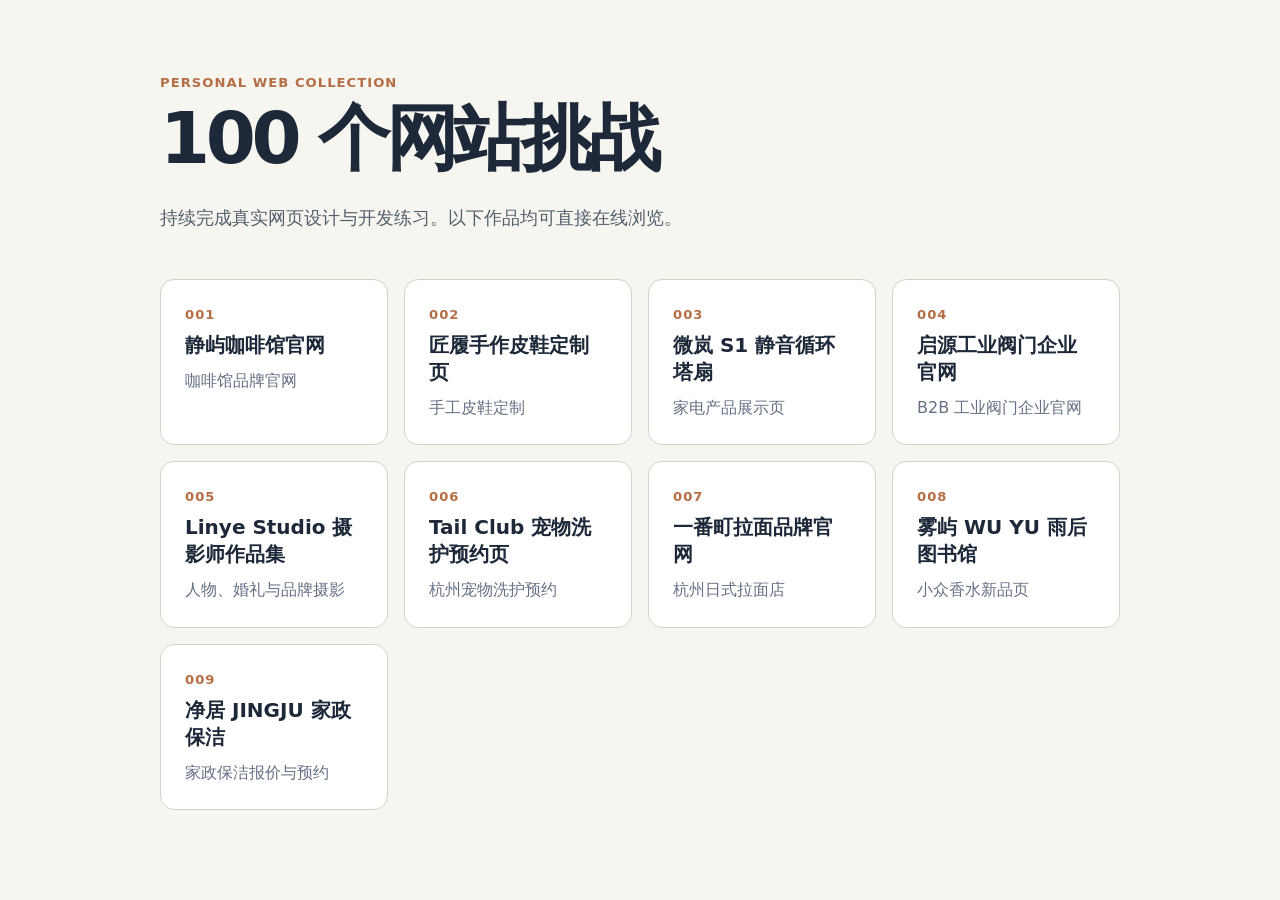
<file: index.html>
<!doctype html>
<html lang="zh-CN">
  <head>
    <meta charset="UTF-8" />
    <meta name="viewport" content="width=device-width, initial-scale=1.0" />
    <title>100 个网站挑战</title>
    <style>
      :root { color-scheme: light; font-family: "PingFang SC", "Microsoft YaHei", system-ui, sans-serif; }
      body { margin: 0; min-height: 100vh; background: #f7f5f0; color: #1d2939; }
      main { max-width: 960px; margin: 0 auto; padding: 72px 24px; }
      h1 { font-size: clamp(2.2rem, 7vw, 4.5rem); letter-spacing: -.06em; margin: 0 0 16px; }
      .intro { max-width: 600px; color: #52606d; font-size: 1.1rem; line-height: 1.8; }
      .grid { display: grid; grid-template-columns: repeat(auto-fit, minmax(210px, 1fr)); gap: 16px; margin-top: 44px; }
      a { display: block; border: 1px solid #d8d2c6; background: #fff; border-radius: 14px; padding: 24px; color: inherit; text-decoration: none; transition: transform .18s, box-shadow .18s; }
      a:hover { transform: translateY(-4px); box-shadow: 0 14px 30px #2f24141a; }
      .number { color: #b56e45; font-size: .82rem; font-weight: 700; letter-spacing: .08em; }
      h2 { margin: 9px 0; font-size: 1.25rem; }
      p { margin: 0; color: #667085; line-height: 1.6; }
    </style>
  </head>
  <body>
    <main>
      <span class="number">PERSONAL WEB COLLECTION</span>
      <h1>100 个网站挑战</h1>
      <p class="intro">持续完成真实网页设计与开发练习。以下作品均可直接在线浏览。</p>
      <section class="grid" aria-label="网站作品">
        <a href="./001-jingyu-coffee/"><span class="number">001</span><h2>静屿咖啡馆官网</h2><p>咖啡馆品牌官网</p></a>
        <a href="./002-jianglu-shoes/"><span class="number">002</span><h2>匠履手作皮鞋定制页</h2><p>手工皮鞋定制</p></a>
        <a href="./003-weilan-fan/"><span class="number">003</span><h2>微岚 S1 静音循环塔扇</h2><p>家电产品展示页</p></a>
        <a href="./004-qiyuan-valve/"><span class="number">004</span><h2>启源工业阀门企业官网</h2><p>B2B 工业阀门企业官网</p></a>
        <a href="./005-linye-studio/"><span class="number">005</span><h2>Linye Studio 摄影师作品集</h2><p>人物、婚礼与品牌摄影</p></a>
        <a href="./006-tail-club/"><span class="number">006</span><h2>Tail Club 宠物洗护预约页</h2><p>杭州宠物洗护预约</p></a>
        <a href="./007-ichibancho-ramen/"><span class="number">007</span><h2>一番町拉面品牌官网</h2><p>杭州日式拉面店</p></a>
        <a href="./008-wu-yu-perfume/"><span class="number">008</span><h2>雾屿 WU YU 雨后图书馆</h2><p>小众香水新品页</p></a>
        <a href="./009-jingju-from-scratch/"><span class="number">009</span><h2>净居 JINGJU 家政保洁</h2><p>家政保洁报价与预约</p></a>
      </section>
    </main>
  </body>
</html>
</file>
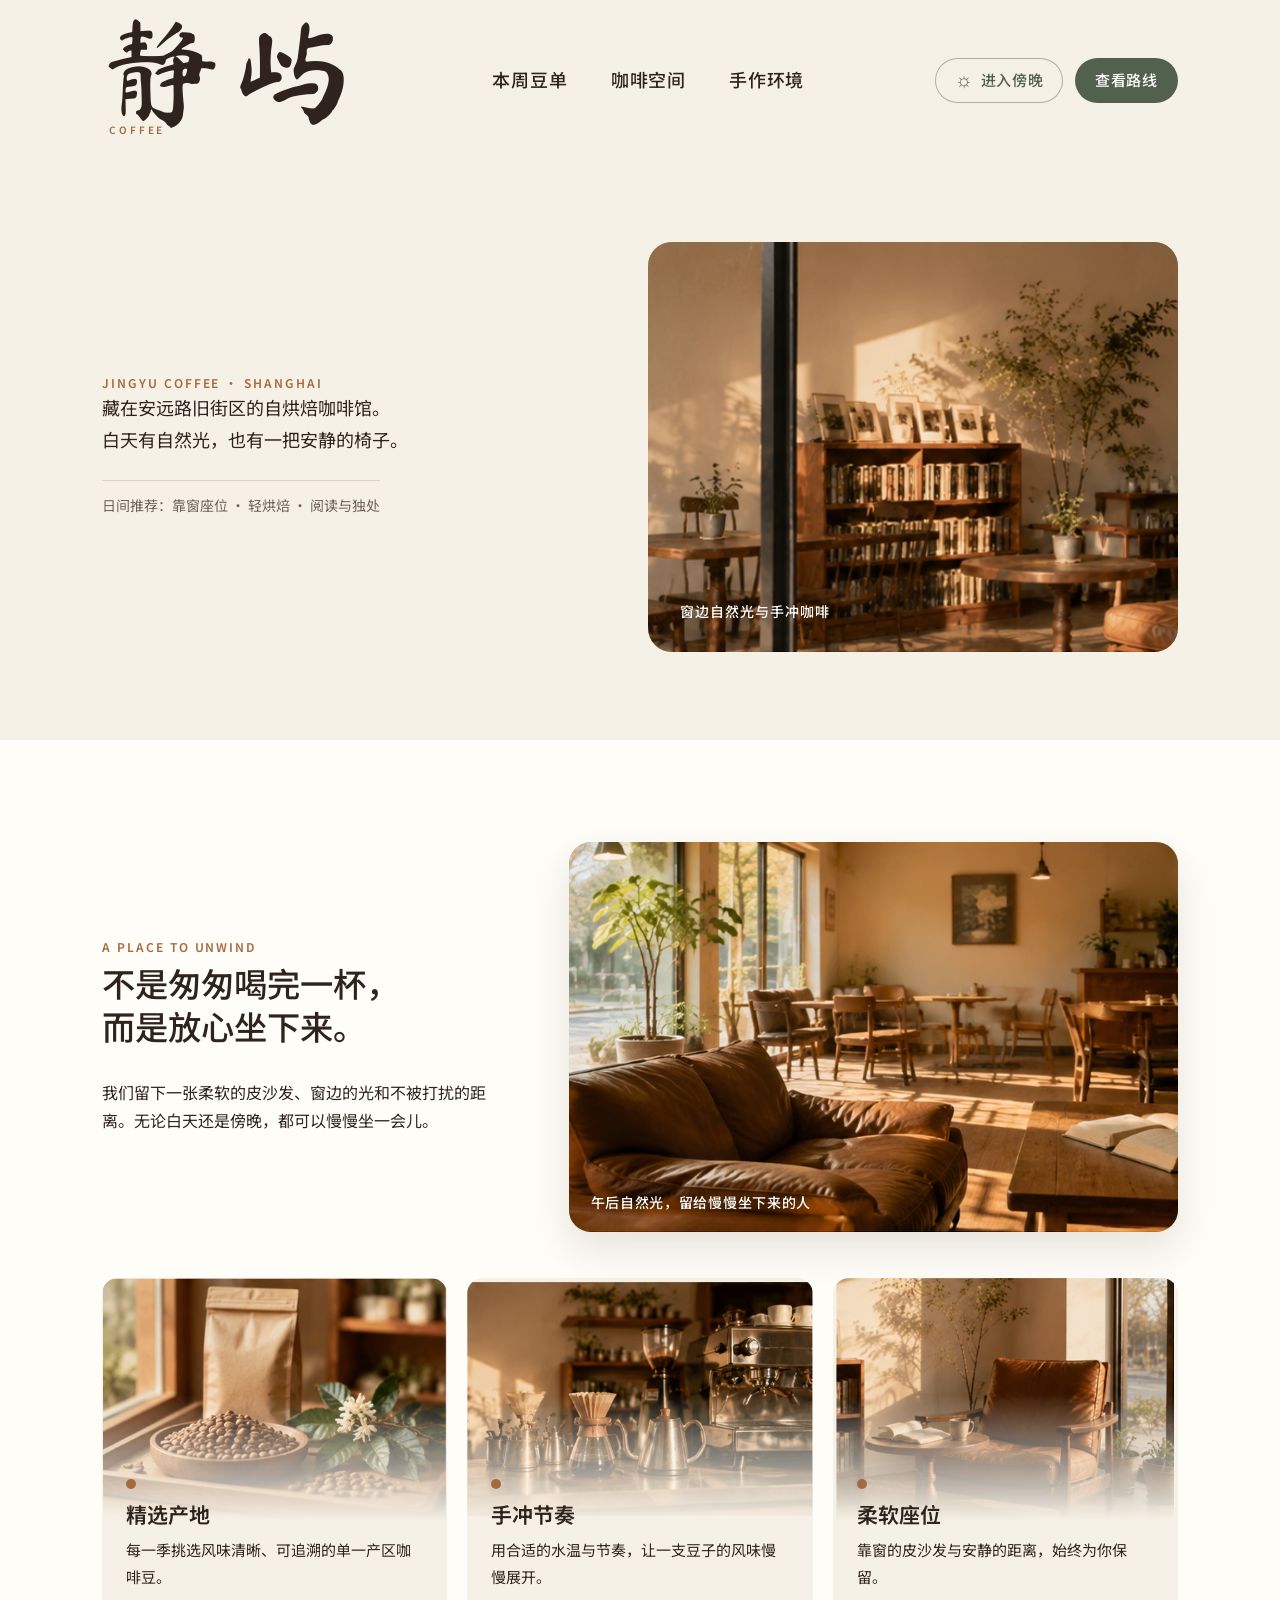
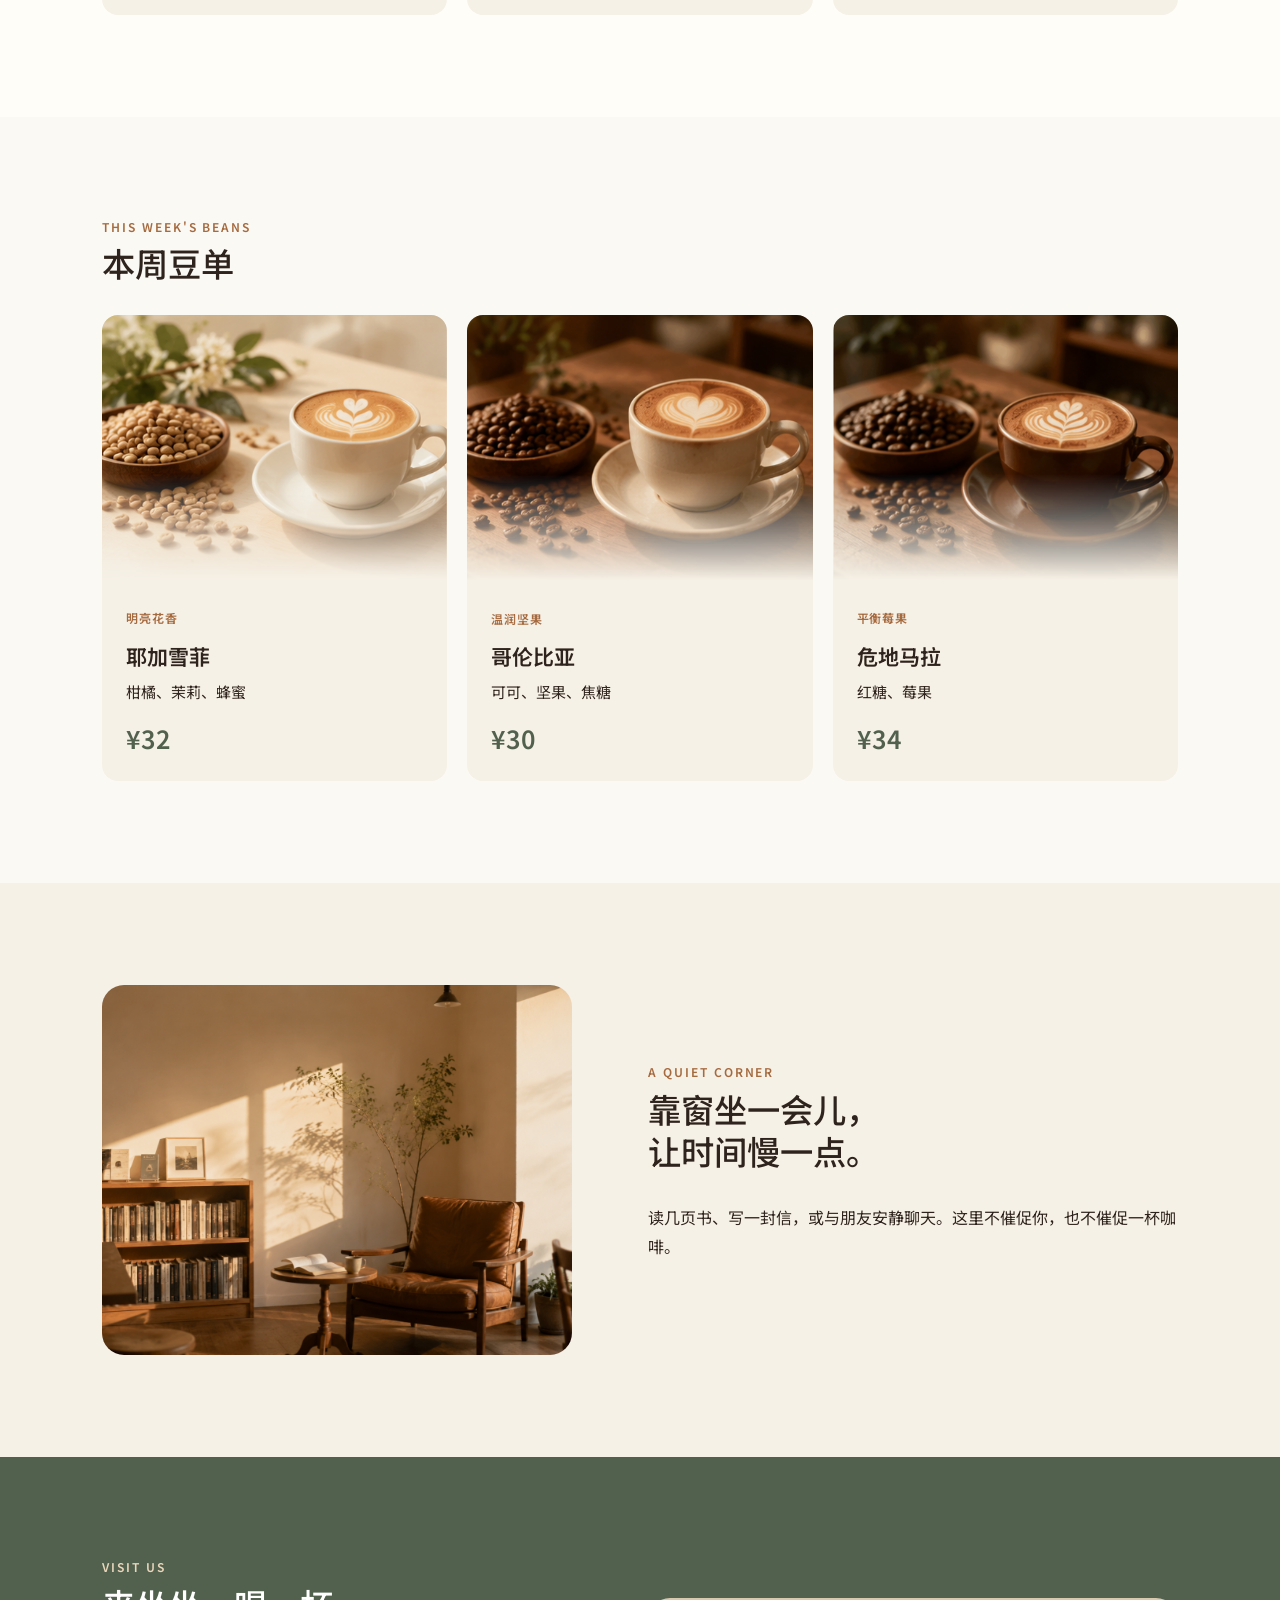
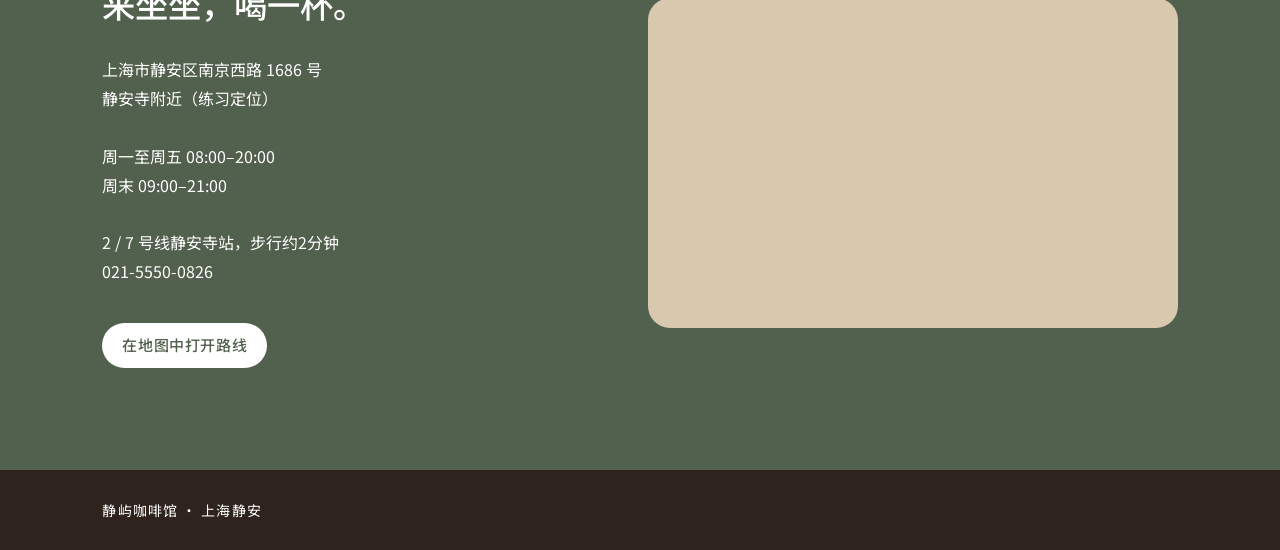
<file: 001-jingyu-coffee/index.html>
<!doctype html>
<html lang="zh-CN">
<head>
  <meta charset="UTF-8" />
  <meta name="viewport" content="width=device-width, initial-scale=1.0" />
  <meta name="description" content="静屿咖啡馆：在城市旧街区，留一段安静喝咖啡的时间。" />
  <title>静屿咖啡馆｜慢下来，喝一杯好咖啡</title>
  <link rel="stylesheet" href="style.css" />
</head>
<body data-scene="day">
  <header class="site-header">
    <a class="brand" href="#top" aria-label="回到首页"><span>静屿</span><small>COFFEE</small></a>
    <nav class="site-nav" aria-label="主导航">
      <a href="#menu">本周豆单</a>
      <a href="#space">咖啡空间</a>
      <a href="#craft">手作环境</a>
    </nav>
    <div class="header-actions">
      <button class="scene-toggle" type="button" aria-pressed="false" aria-label="切换至傍晚场景">
        <span class="scene-icon" aria-hidden="true">☼</span><span class="scene-label">进入傍晚</span>
      </button>
      <a class="button button-primary" href="#visit">查看路线</a>
    </div>
  </header>

  <main id="top">
    <section class="hero" aria-label="咖啡馆介绍">
      <div class="scene-copy day-copy">
        <p class="eyebrow">JINGYU COFFEE · SHANGHAI</p>
        <p class="lead">藏在安远路旧街区的自烘焙咖啡馆。<br />白天有自然光，也有一把安静的椅子。</p>
        <p class="scene-note">日间推荐：靠窗座位 · 轻烘焙 · 阅读与独处</p>
      </div>
      <div class="scene-copy night-copy" aria-hidden="true">
        <p class="eyebrow">JINGYU COFFEE · DUSK</p>
        <p class="lead">傍晚六点后，手冲吧台亮起暖灯。<br />一杯咖啡，配一份当天现做的甜点。</p>
        <p class="scene-note">夜晚推荐：手冲单品 · 巴斯克蛋糕 · 吧台小坐</p>
      </div>
      <div class="hero-visual" role="img" aria-label="静屿咖啡馆场景示意">
        <img class="hero-photo hero-day-photo" src="assets/hero-day.png" alt="从落地玻璃向内看静屿咖啡馆的白天空间" />
        <img class="hero-photo hero-night-photo" src="assets/hero-night.png" alt="暖灯下从落地玻璃向内看静屿咖啡馆的夜晚空间" />
        <p class="visual-caption day-caption">窗边自然光与手冲咖啡</p>
        <p class="visual-caption night-caption">傍晚暖灯、手冲与甜点</p>
      </div>
    </section>

    <section class="section craft-section" id="craft">
      <div class="craft-intro">
        <div>
          <p class="eyebrow">A PLACE TO UNWIND</p>
          <h2>不是匆匆喝完一杯，<br />而是放心坐下来。</h2>
          <p>我们留下一张柔软的皮沙发、窗边的光和不被打扰的距离。无论白天还是傍晚，都可以慢慢坐一会儿。</p>
        </div>
        <div class="craft-scene" role="img" aria-label="静屿咖啡馆的白天与夜晚休憩空间">
          <img class="craft-photo craft-day-photo" src="assets/cafe-day.png" alt="午后阳光照进落地玻璃窗的咖啡馆皮沙发空间" />
          <img class="craft-photo craft-night-photo" src="assets/cafe-night.png" alt="暖灯下安静舒适的咖啡馆皮沙发空间" />
          <p class="craft-caption craft-day-caption">午后自然光，留给慢慢坐下来的人</p>
          <p class="craft-caption craft-night-caption">暖灯亮起后，一杯手冲配一份甜点</p>
        </div>
      </div>
      <div class="card-grid">
        <article class="info-card"><img class="card-photo" src="assets/origin-beans.png" alt="窗边的精品咖啡豆与咖啡花" /><div class="card-copy"><span></span><h3>精选产地</h3><p>每一季挑选风味清晰、可追溯的单一产区咖啡豆。</p></div></article>
        <article class="info-card"><img class="card-photo" src="assets/brew-bar.png" alt="手冲器具与意式咖啡机并列在吧台上" /><div class="card-copy"><span></span><h3>手冲节奏</h3><p>用合适的水温与节奏，让一支豆子的风味慢慢展开。</p></div></article>
        <article class="info-card"><img class="card-photo" src="assets/lounge-chair.png" alt="靠窗的焦糖棕单人软皮沙发" /><div class="card-copy"><span></span><h3>柔软座位</h3><p>靠窗的皮沙发与安静的距离，始终为你保留。</p></div></article>
      </div>
    </section>

    <section class="section beans" id="menu">
      <p class="eyebrow">THIS WEEK'S BEANS</p>
      <h2>本周豆单</h2>
      <div class="card-grid">
        <article class="bean-card"><img class="bean-photo" src="assets/bean-yirgacheffe.png" alt="耶加雪菲咖啡与浅烘焙咖啡豆" /><div class="bean-copy"><b>明亮花香</b><h3>耶加雪菲</h3><p>柑橘、茉莉、蜂蜜</p><strong>¥32</strong></div></article>
        <article class="bean-card"><img class="bean-photo" src="assets/bean-colombia.png" alt="哥伦比亚咖啡与中烘焙咖啡豆" /><div class="bean-copy"><b>温润坚果</b><h3>哥伦比亚</h3><p>可可、坚果、焦糖</p><strong>¥30</strong></div></article>
        <article class="bean-card"><img class="bean-photo" src="assets/bean-guatemala.png" alt="危地马拉咖啡与深烘焙咖啡豆" /><div class="bean-copy"><b>平衡莓果</b><h3>危地马拉</h3><p>红糖、莓果</p><strong>¥34</strong></div></article>
      </div>
    </section>

    <section class="section space" id="space">
      <div class="space-visual" role="img" aria-label="靠近书架的安静阅读座位"><img src="assets/space-reading.png" alt="咖啡馆窗边的单人皮椅、书架和阅读角落" /></div>
      <div><p class="eyebrow">A QUIET CORNER</p><h2>靠窗坐一会儿，<br />让时间慢一点。</h2><p>读几页书、写一封信，或与朋友安静聊天。这里不催促你，也不催促一杯咖啡。</p></div>
    </section>

    <section class="section visit" id="visit">
      <div><p class="eyebrow">VISIT US</p><h2>来坐坐，喝一杯。</h2><p>上海市静安区南京西路 1686 号<br />静安寺附近（练习定位）<br /><br />周一至周五 08:00–20:00<br />周末 09:00–21:00<br /><br />2 / 7 号线静安寺站，步行约2分钟<br />021-5550-0826</p><a class="button button-light" href="https://www.openstreetmap.org/?mlat=31.2251&mlon=121.4408#map=17/31.2251/121.4408" target="_blank" rel="noreferrer">在地图中打开路线</a></div>
      <div class="map map-live" aria-label="静安寺附近的可缩放互动地图"><iframe title="静安寺附近互动地图" src="https://www.openstreetmap.org/export/embed.html?bbox=121.435%2C31.220%2C121.446%2C31.230&amp;layer=mapnik&amp;marker=31.2251%2C121.4408" loading="lazy"></iframe></div>
    </section>
  </main>
  <footer>静屿咖啡馆 · 上海静安</footer>
  <script src="script.js"></script>
</body>
</html>
</file>
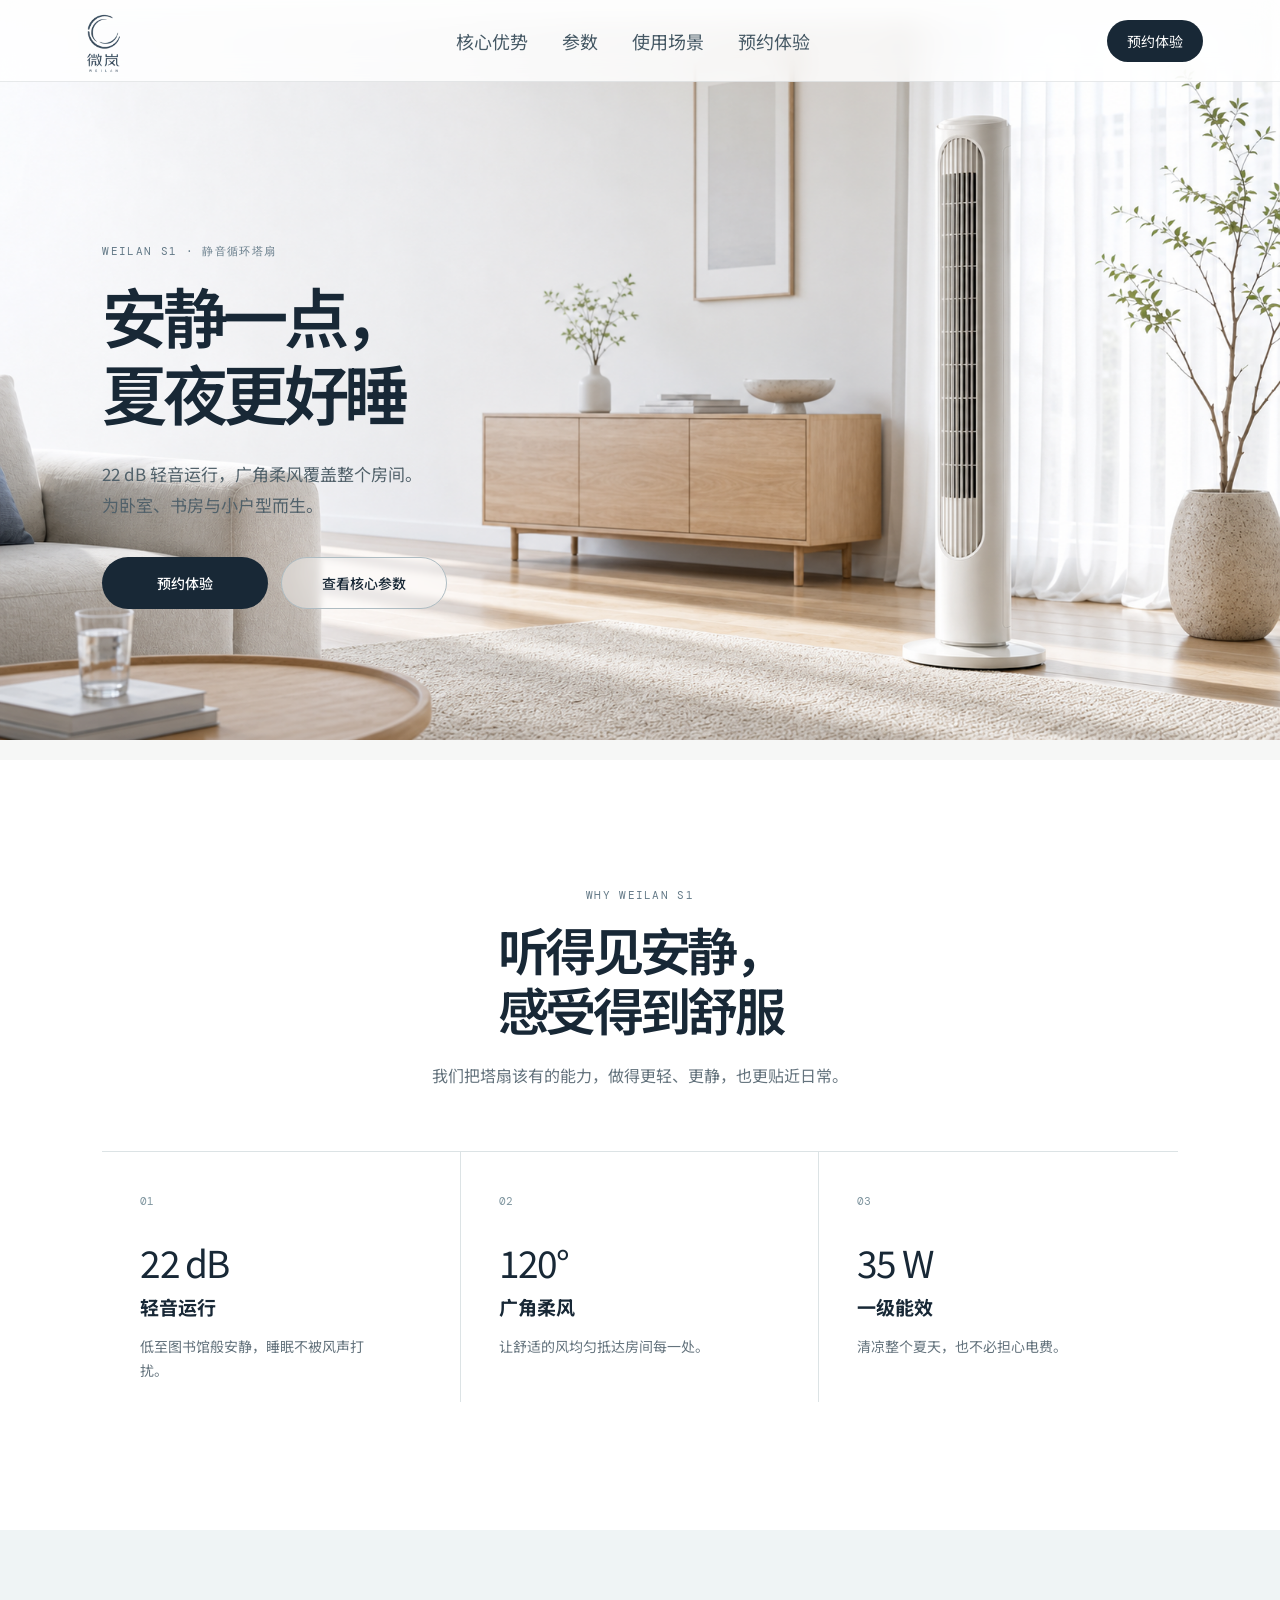
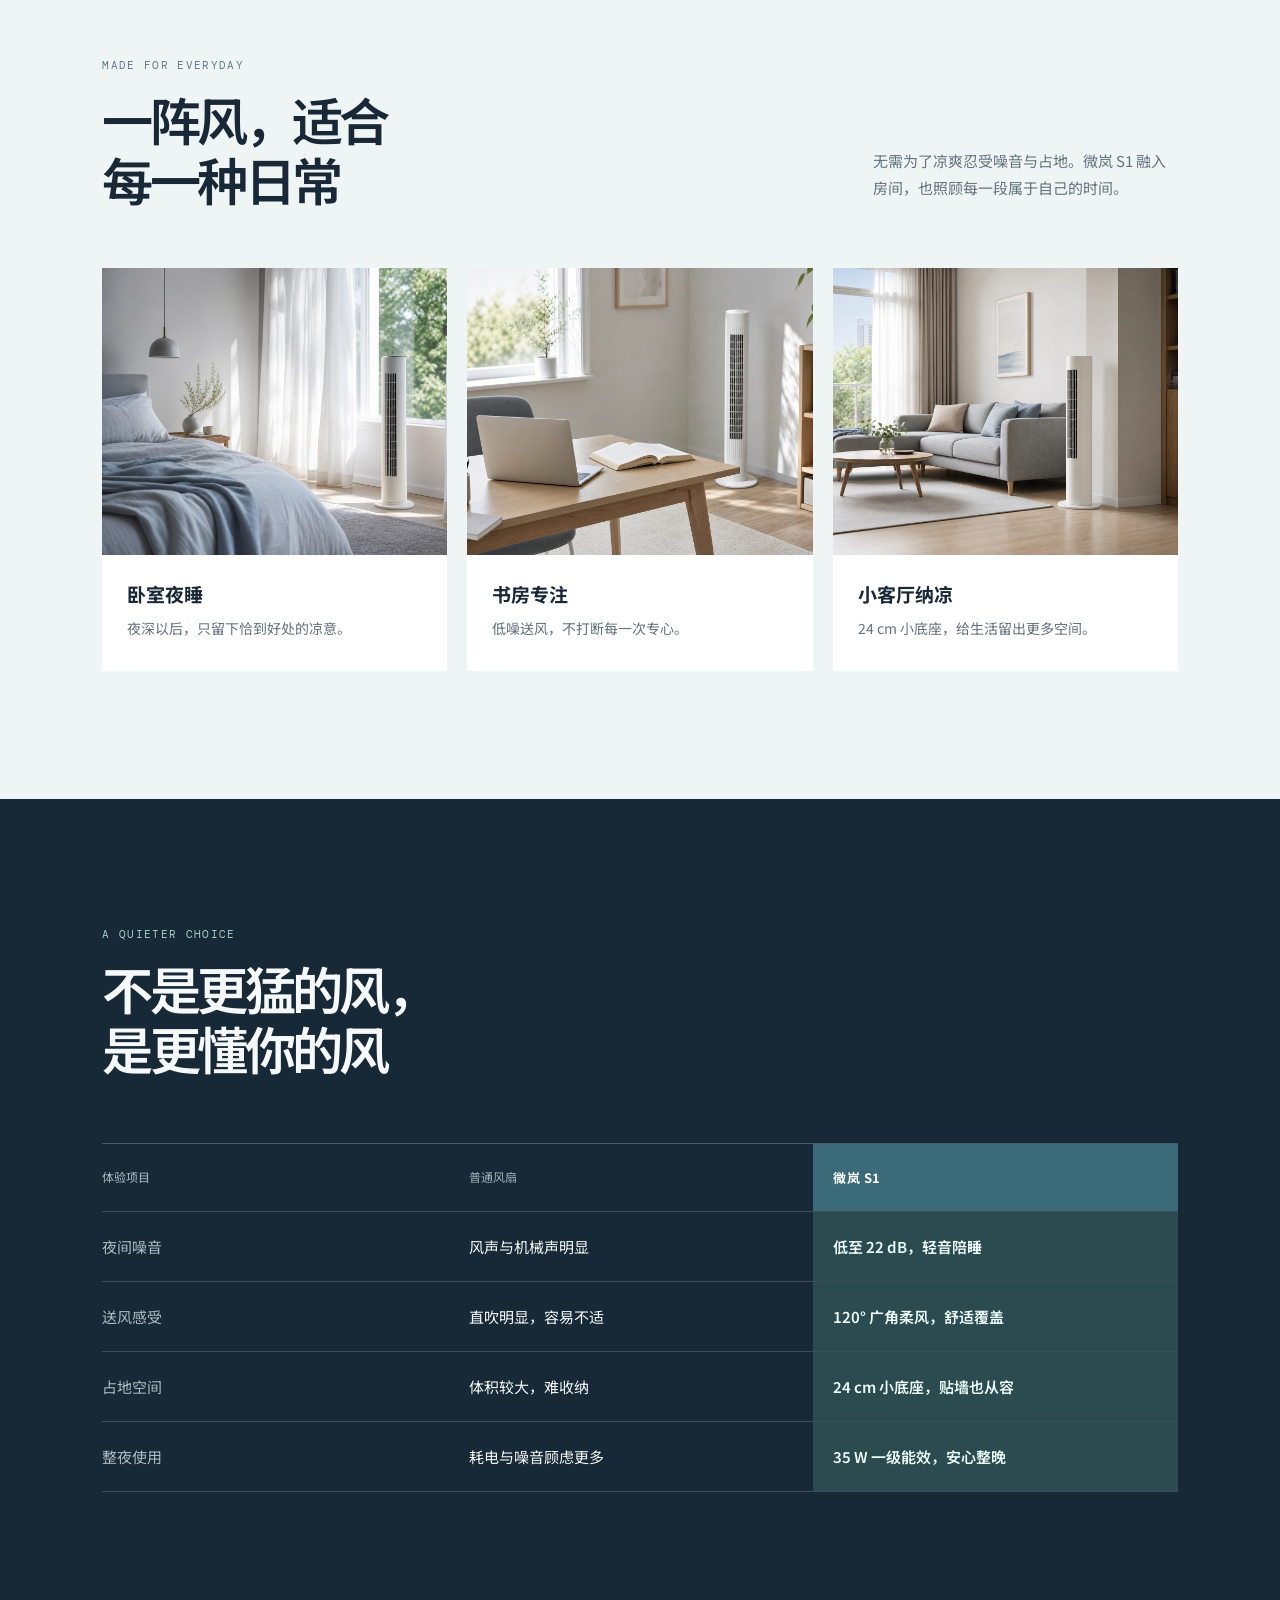
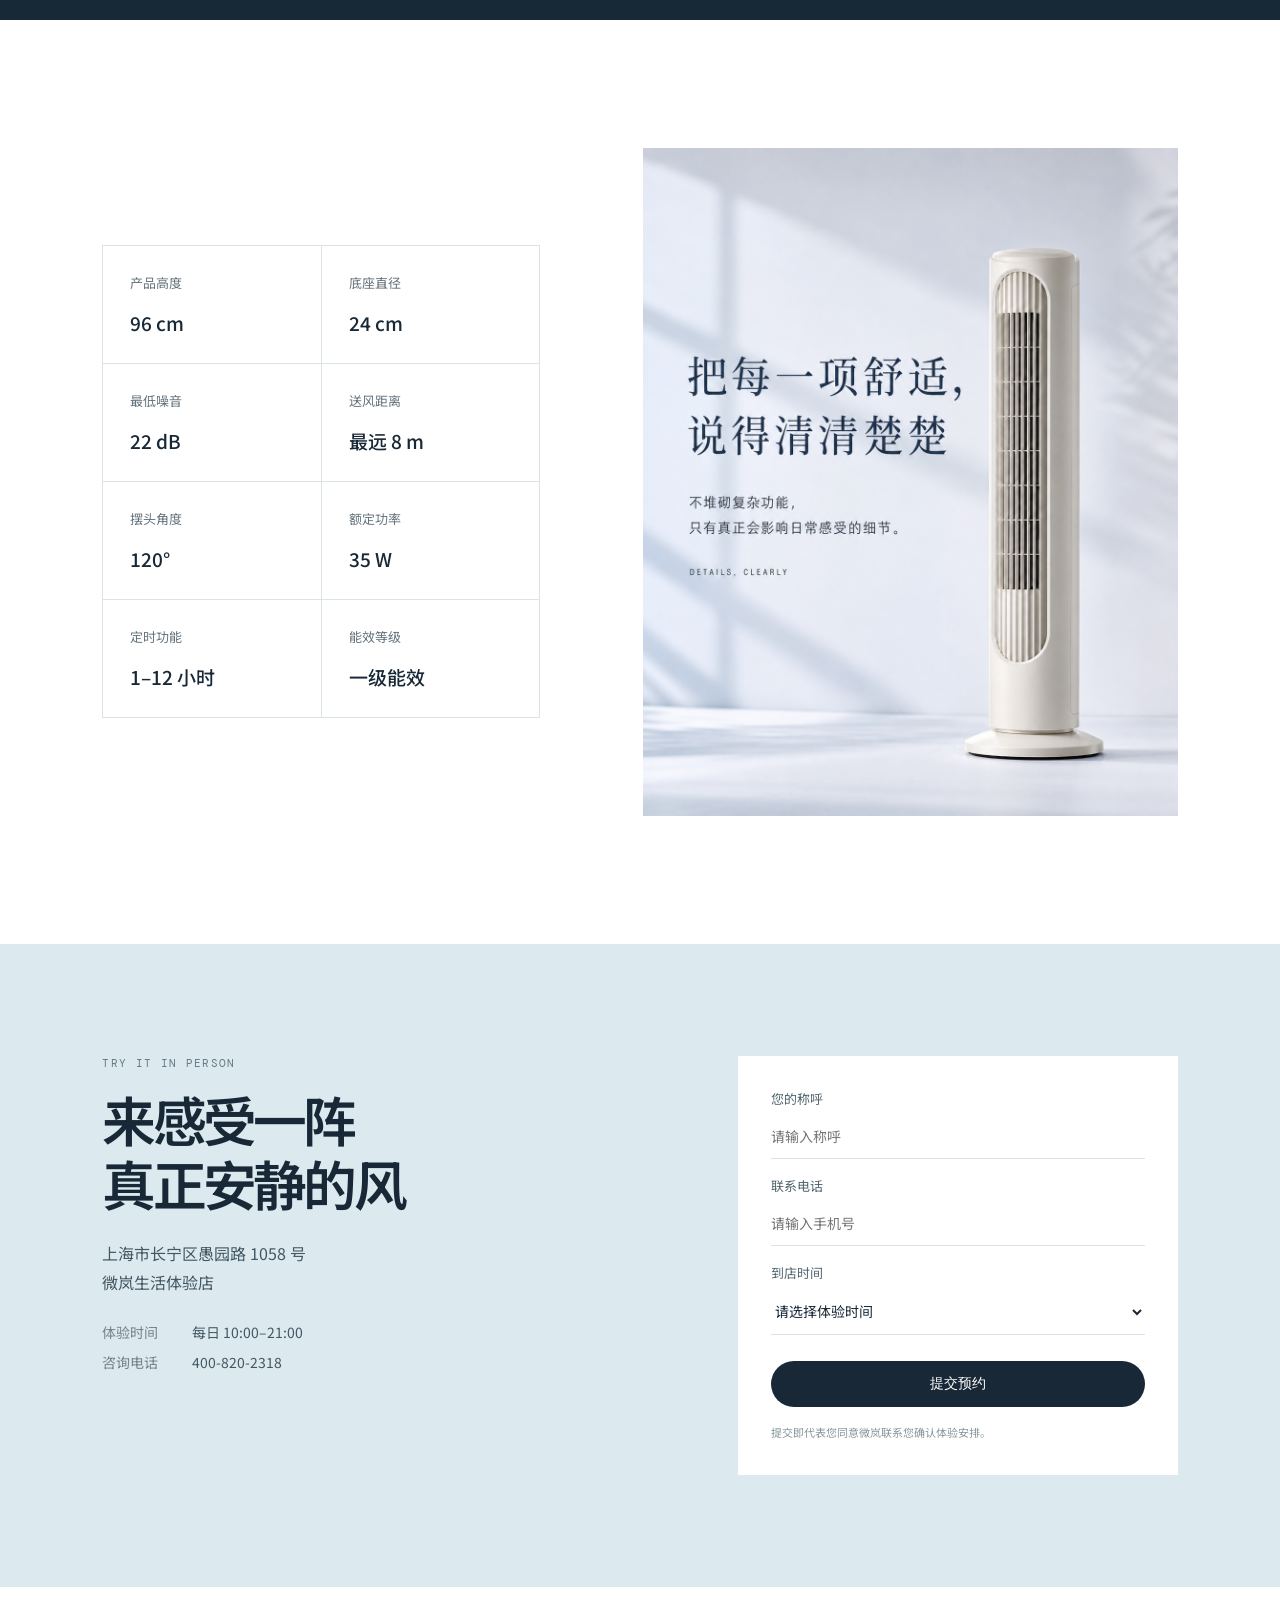
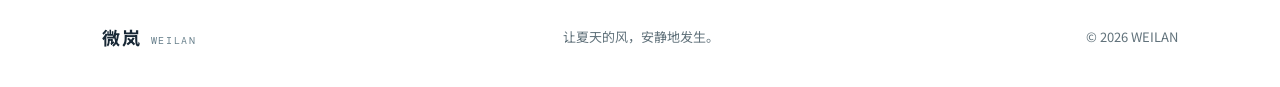
<file: 003-weilan-fan/index.html>
<!doctype html>
<html lang="en">
  <head>
    <meta charset="UTF-8" />
    <meta name="viewport" content="width=device-width, initial-scale=1.0" />
    <title>微岚 S1 静音循环塔扇</title>
    <script type="module" crossorigin src="./assets/index-wqFaoFG6.js"></script>
    <link rel="stylesheet" crossorigin href="./assets/index-BzOqpPEB.css?v=hero-complete">
  </head>
  <body>
    <div id="root"></div>
  </body>
</html>
</file>
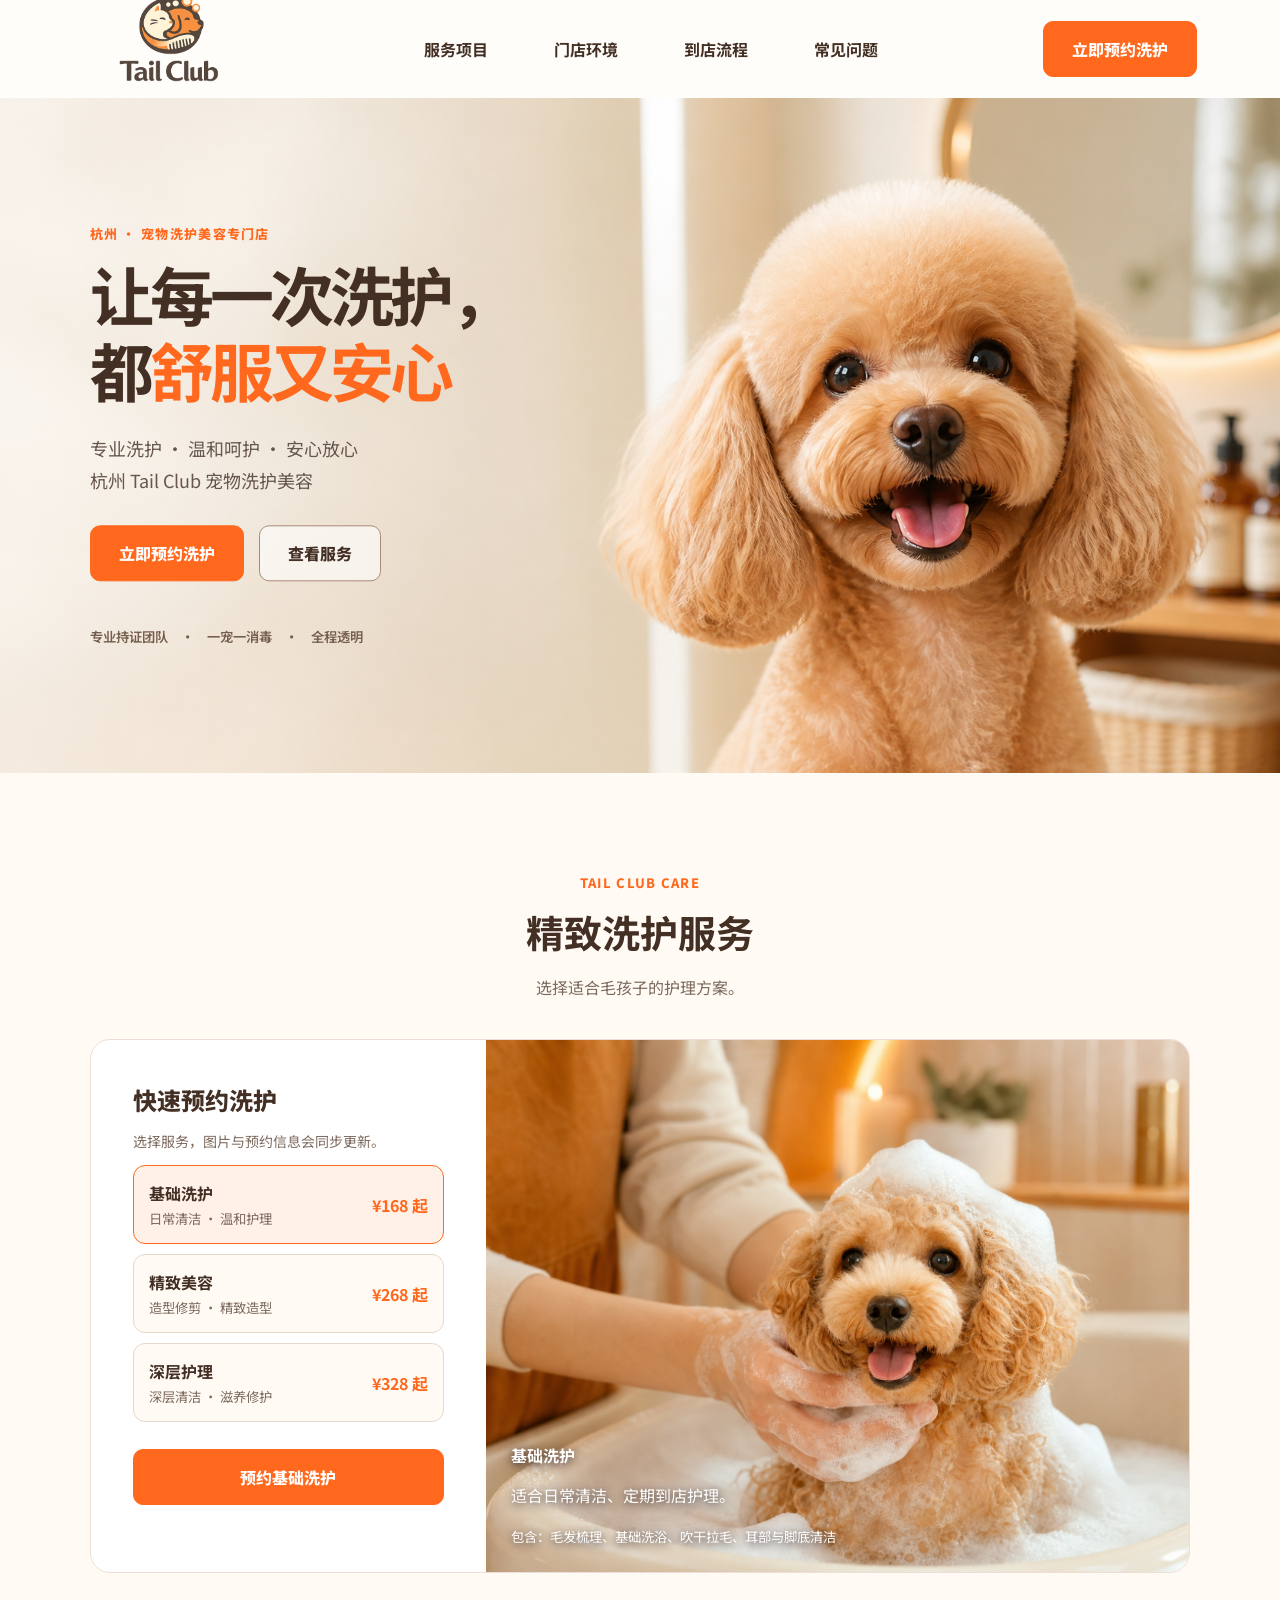
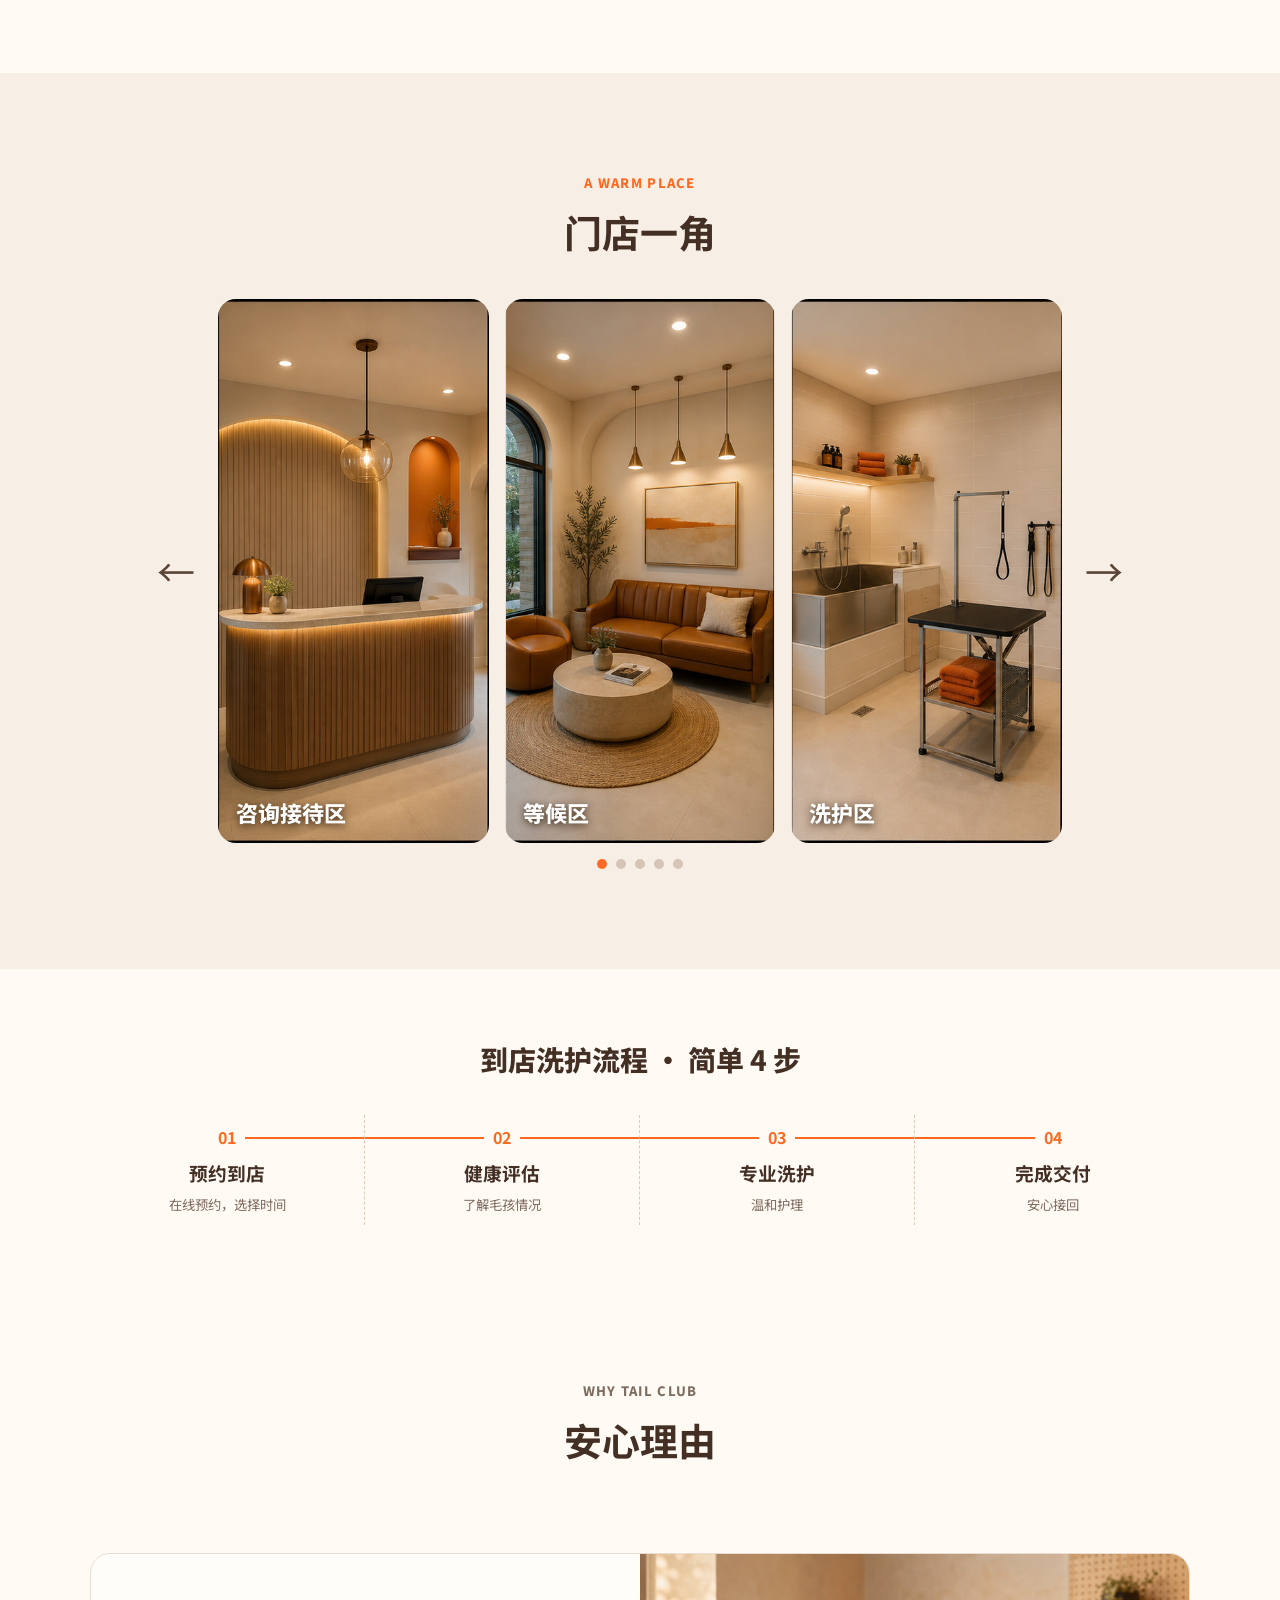
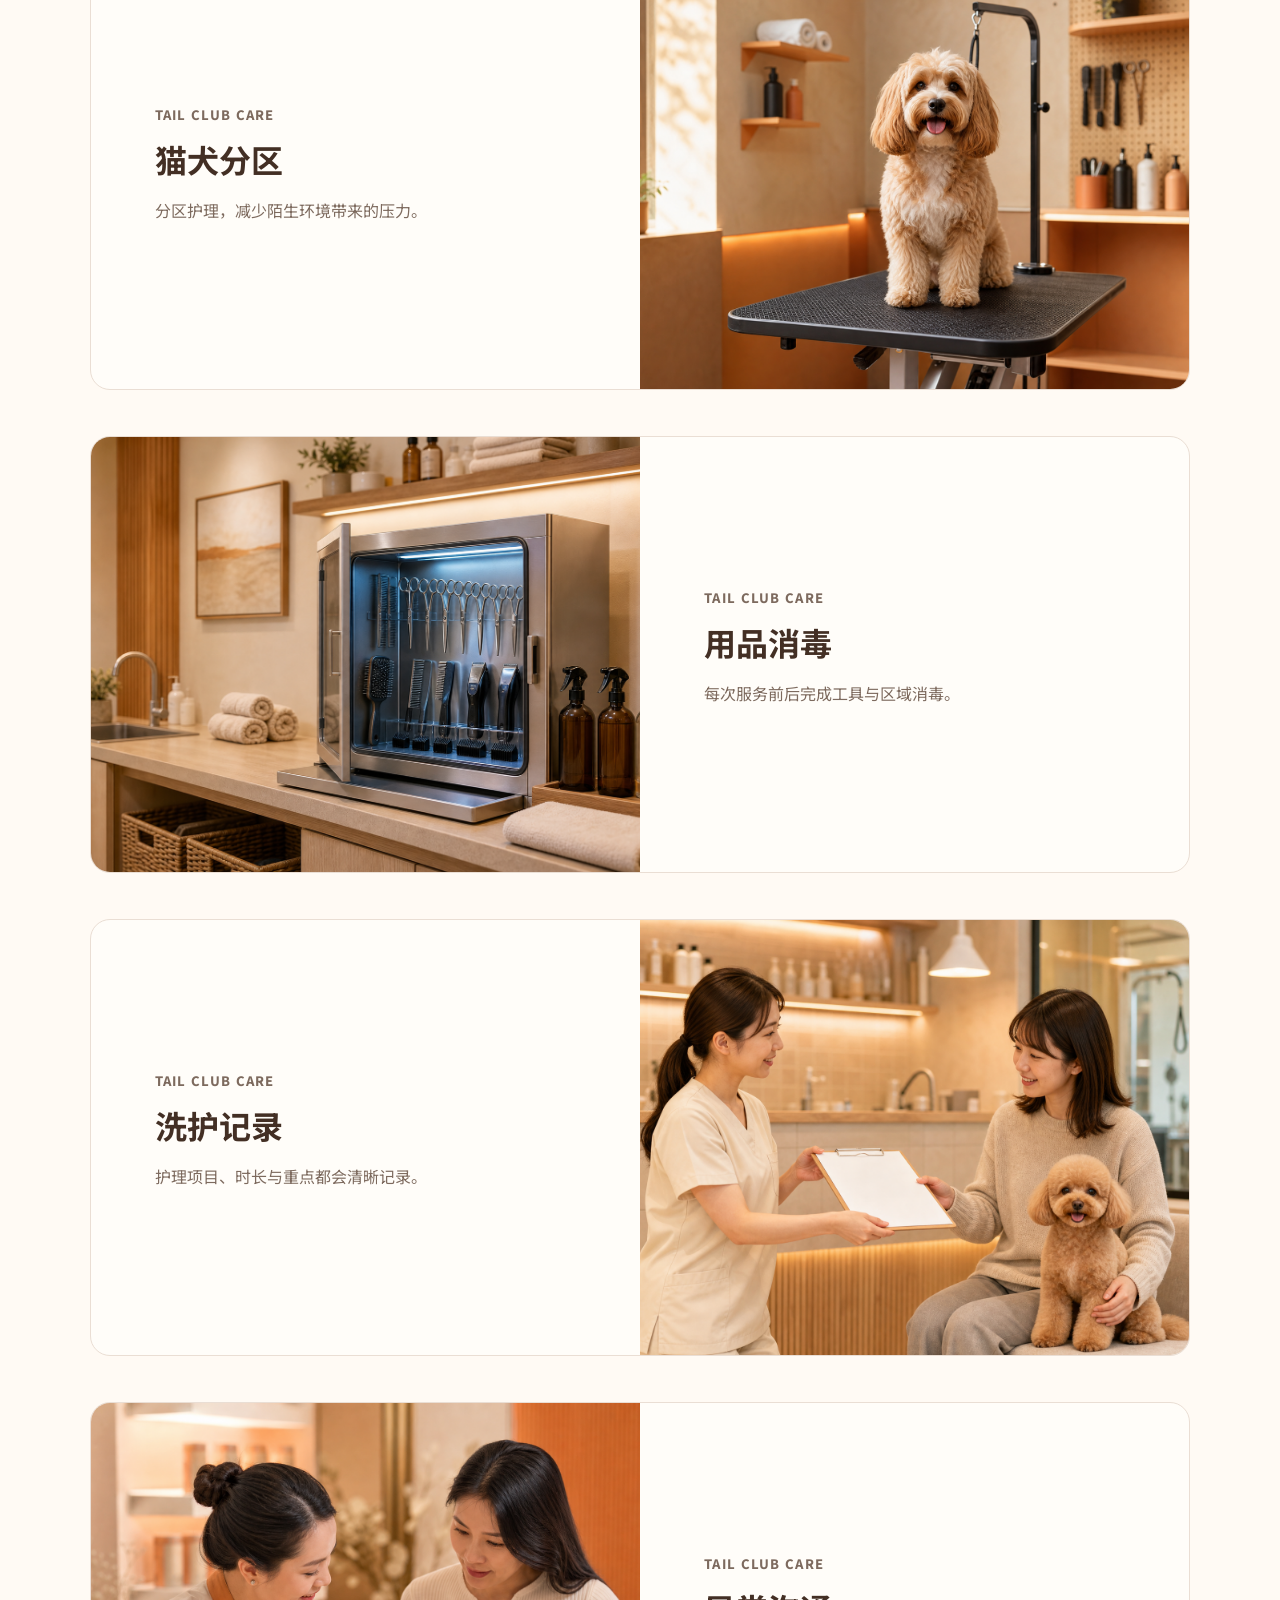
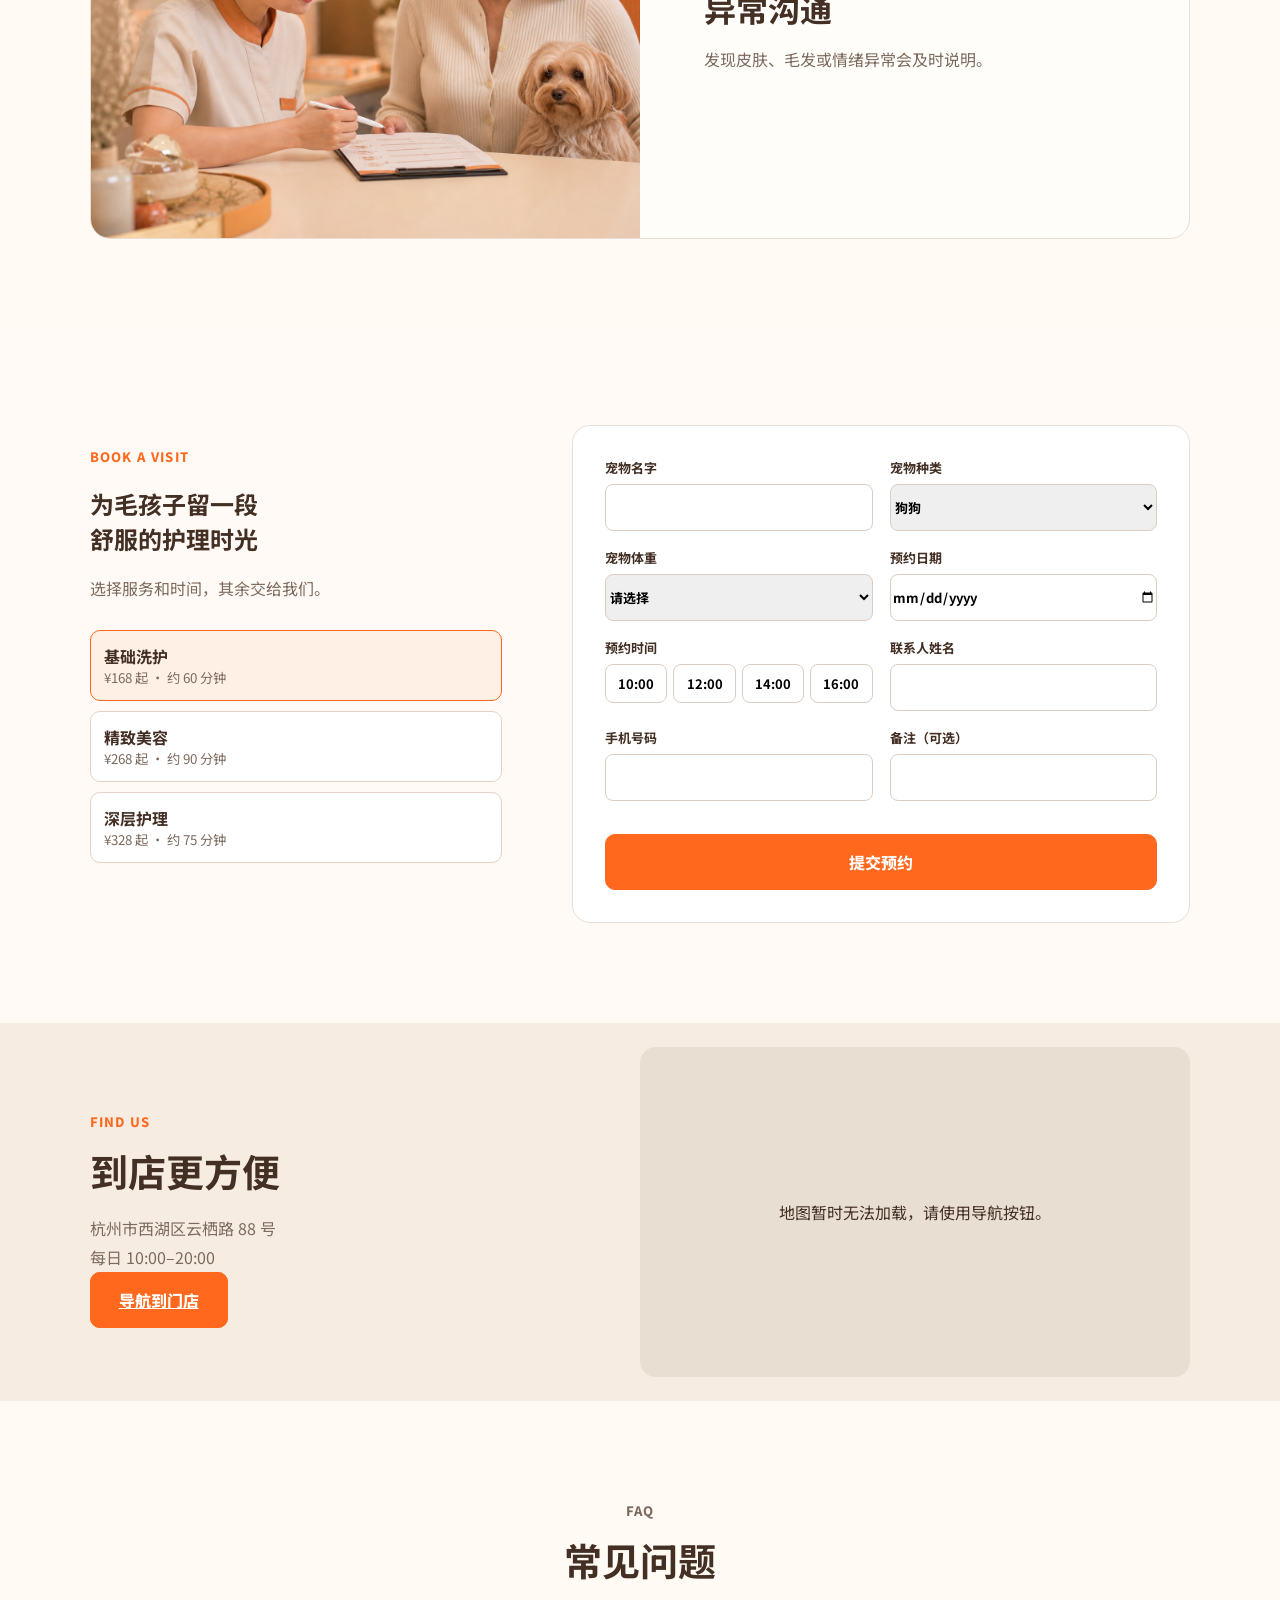
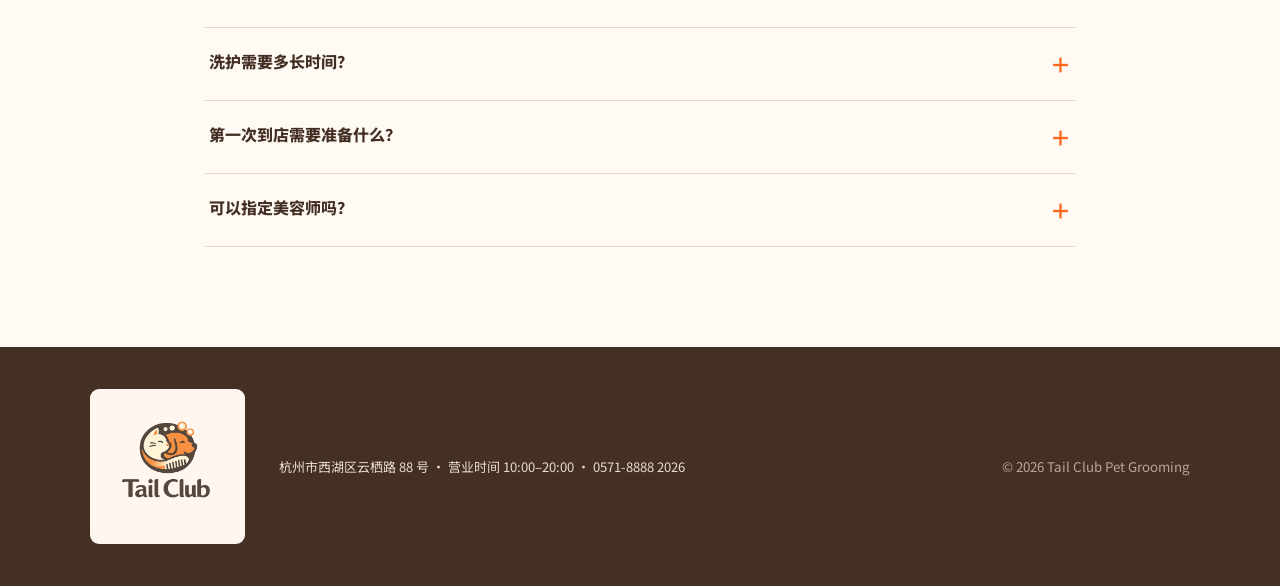
<file: 006-tail-club/index.html>
<!doctype html>
<html lang="zh-CN">
  <head>
    <meta charset="UTF-8" />
    <meta name="viewport" content="width=device-width, initial-scale=1.0" />
    <title>杭州宠物洗护预约｜Tail Club</title>
    <meta name="description" content="Tail Club 杭州宠物洗护、美容、护理与在线预约。" />
    <script type="module" crossorigin src="./assets/index-DztAMxnB.js"></script>
    <link rel="stylesheet" crossorigin href="./assets/index-DaTARQah.css">
  </head>
  <body>
    <header class="site-header">
      <button class="brand" data-scroll="top" aria-label="返回顶部"><img src="./tail-club-logo.png" alt="Tail Club" /></button>
      <nav><button data-scroll="services">服务项目</button><button data-scroll="environment">门店环境</button><button data-scroll="process">到店流程</button><button data-scroll="faq">常见问题</button></nav>
      <button class="button header-cta" data-scroll="booking">立即预约洗护</button><button class="menu" id="menu-toggle">菜单</button>
      <div class="mobile-nav" id="mobile-nav"><button data-scroll="services">服务项目</button><button data-scroll="environment">门店环境</button><button data-scroll="process">到店流程</button><button data-scroll="faq">常见问题</button><button data-scroll="booking">立即预约洗护</button></div>
    </header>
    <main>
      <section class="hero" id="top"><img src="./hero-dog-v2.png" alt="Tail Club 宠物洗护" /><div class="hero-overlay"><p class="eyebrow">杭州 · 宠物洗护美容专门店</p><h1>让每一次洗护，<br />都<span>舒服又安心</span></h1><p>专业洗护 · 温和呵护 · 安心放心<br />杭州 Tail Club 宠物洗护美容</p><div><button class="button" data-scroll="booking">立即预约洗护</button><button class="button ghost" data-scroll="services">查看服务</button></div><small>专业持证团队　·　一宠一消毒　·　全程透明</small></div></section>
      <section class="section services" id="services"><div class="section-title"><p class="eyebrow">TAIL CLUB CARE</p><h2>精致洗护服务</h2><p>选择适合毛孩子的护理方案。</p></div><div class="service-showcase"><div class="service-picker"><p class="card-kicker">快速预约洗护</p><p class="card-caption">选择服务，图片与预约信息会同步更新。</p><button class="service-option active" data-service="0"><strong>基础洗护</strong><small>日常清洁 · 温和护理</small><b>¥168 起</b></button><button class="service-option" data-service="1"><strong>精致美容</strong><small>造型修剪 · 精致造型</small><b>¥268 起</b></button><button class="service-option" data-service="2"><strong>深层护理</strong><small>深层清洁 · 滋养修护</small><b>¥328 起</b></button><button class="button full" data-scroll="booking" id="service-booking">预约基础洗护</button></div><div class="service-image"><img id="service-image" src="./service-basic.png" alt="基础洗护服务示意" /><div><strong id="service-name">基础洗护</strong><p id="service-note">适合日常清洁、定期到店护理。</p><small id="service-items">包含：毛发梳理、基础洗浴、吹干拉毛、耳部与脚底清洁</small></div></div></div></section>
      <section class="environment" id="environment"><div class="section-title"><p class="eyebrow">A WARM PLACE</p><h2>门店一角</h2></div><div class="environment-desktop"><button class="environment-prev" aria-label="上一组">←</button><figure><img data-environment-image src="./environment-original-0.png" alt="咨询接待区" /><figcaption>咨询接待区</figcaption></figure><figure><img data-environment-image src="./environment-original-1.png" alt="等候区" /><figcaption>等候区</figcaption></figure><figure><img data-environment-image src="./environment-original-2.png" alt="洗护区" /><figcaption>洗护区</figcaption></figure><button class="environment-next" aria-label="下一组">→</button><div class="environment-dots" data-environment-dots></div></div><div class="environment-carousel environment-mobile"><button class="environment-prev" aria-label="上一张">←</button><figure><img data-environment-mobile src="./environment-original-0.png" alt="咨询接待区" /><figcaption>咨询接待区</figcaption></figure><button class="environment-next" aria-label="下一张">→</button><div class="environment-dots" data-environment-dots></div></div></section>
      <section class="process-strip" id="process"><p>到店洗护流程 · 简单 4 步</p><div><article><b>01</b><h3>预约到店</h3><small>在线预约，选择时间</small></article><article><b>02</b><h3>健康评估</h3><small>了解毛孩情况</small></article><article><b>03</b><h3>专业洗护</h3><small>温和护理</small></article><article><b>04</b><h3>完成交付</h3><small>安心接回</small></article></div></section>
      <section class="advantage-gallery"><div class="section-title"><p class="eyebrow">WHY TAIL CLUB</p><h2>安心理由</h2></div><article><img src="./adv-private.png" alt="猫犬分区" /><div><p class="eyebrow">TAIL CLUB CARE</p><h3>猫犬分区</h3><p>分区护理，减少陌生环境带来的压力。</p></div></article><article><img src="./adv-disinfect.png" alt="用品消毒" /><div><p class="eyebrow">TAIL CLUB CARE</p><h3>用品消毒</h3><p>每次服务前后完成工具与区域消毒。</p></div></article><article><img src="./adv-record-v2.png" alt="洗护记录" /><div><p class="eyebrow">TAIL CLUB CARE</p><h3>洗护记录</h3><p>护理项目、时长与重点都会清晰记录。</p></div></article><article><img src="./adv-consult.png" alt="异常沟通" /><div><p class="eyebrow">TAIL CLUB CARE</p><h3>异常沟通</h3><p>发现皮肤、毛发或情绪异常会及时说明。</p></div></article></section>
      <section class="booking section" id="booking"><div class="booking-copy"><p class="eyebrow">BOOK A VISIT</p><h2>为毛孩子留一段<br />舒服的护理时光</h2><p>选择服务和时间，其余交给我们。</p><div class="booking-services"><button class="selected" data-booking-service="0"><strong>基础洗护</strong><small>¥168 起 · 约 60 分钟</small></button><button data-booking-service="1"><strong>精致美容</strong><small>¥268 起 · 约 90 分钟</small></button><button data-booking-service="2"><strong>深层护理</strong><small>¥328 起 · 约 75 分钟</small></button></div></div><form id="booking-form" novalidate><div class="fields"><label>宠物名字<input name="pet" /></label><label>宠物种类<select name="type"><option>狗狗</option><option>猫咪</option><option>其他</option></select></label><label>宠物体重<select name="weight"><option value="">请选择</option><option>0–5 kg</option><option>5–10 kg</option><option>10–20 kg</option></select></label><label>预约日期<input name="date" type="date" /></label><label>预约时间<div class="times"><button type="button" data-time="10:00">10:00</button><button type="button" data-time="12:00">12:00</button><button type="button" data-time="14:00">14:00</button><button type="button" data-time="16:00">16:00</button></div></label><label>联系人姓名<input name="contact" /></label><label>手机号码<input name="phone" inputmode="numeric" /></label><label>备注（可选）<input name="note" /></label></div><p class="form-error" id="form-error" aria-live="polite"></p><button class="button full" type="submit">提交预约</button></form><div class="success" id="booking-success" hidden><b>预约信息已提交</b><p>我们会尽快与你确认具体时间。</p></div></section>
      <section class="map-section" aria-label="Tail Club 门店地图"><div class="map-copy"><p class="eyebrow">FIND US</p><h2>到店更方便</h2><p>杭州市西湖区云栖路 88 号<br />每日 10:00–20:00</p><a class="button" href="https://uri.amap.com/marker?position=120.1176,30.2771&amp;name=Tail%20Club" target="_blank" rel="noreferrer">导航到门店</a></div><div class="map-canvas" id="map-canvas"><span id="map-message">地图加载中…</span></div></section>
      <section class="faq section" id="faq"><div class="section-title"><p class="eyebrow">FAQ</p><h2>常见问题</h2></div><details><summary>洗护需要多长时间？<span>＋</span></summary><p>基础洗护通常约 60 分钟；实际时间会随体型、毛量和护理项目调整。</p></details><details><summary>第一次到店需要准备什么？<span>＋</span></summary><p>欢迎提前告诉我们毛孩子的习惯与需求，我们会安排合适的护理方案。</p></details><details><summary>可以指定美容师吗？<span>＋</span></summary><p>可以。预约时备注你的偏好，我们会尽量为你安排。</p></details></section>
    </main><footer><img src="./tail-club-logo.png" alt="Tail Club" /><p>杭州市西湖区云栖路 88 号 · 营业时间 10:00–20:00 · 0571-8888 2026</p><small>© 2026 Tail Club Pet Grooming</small></footer>
  </body>
</html>
</file>
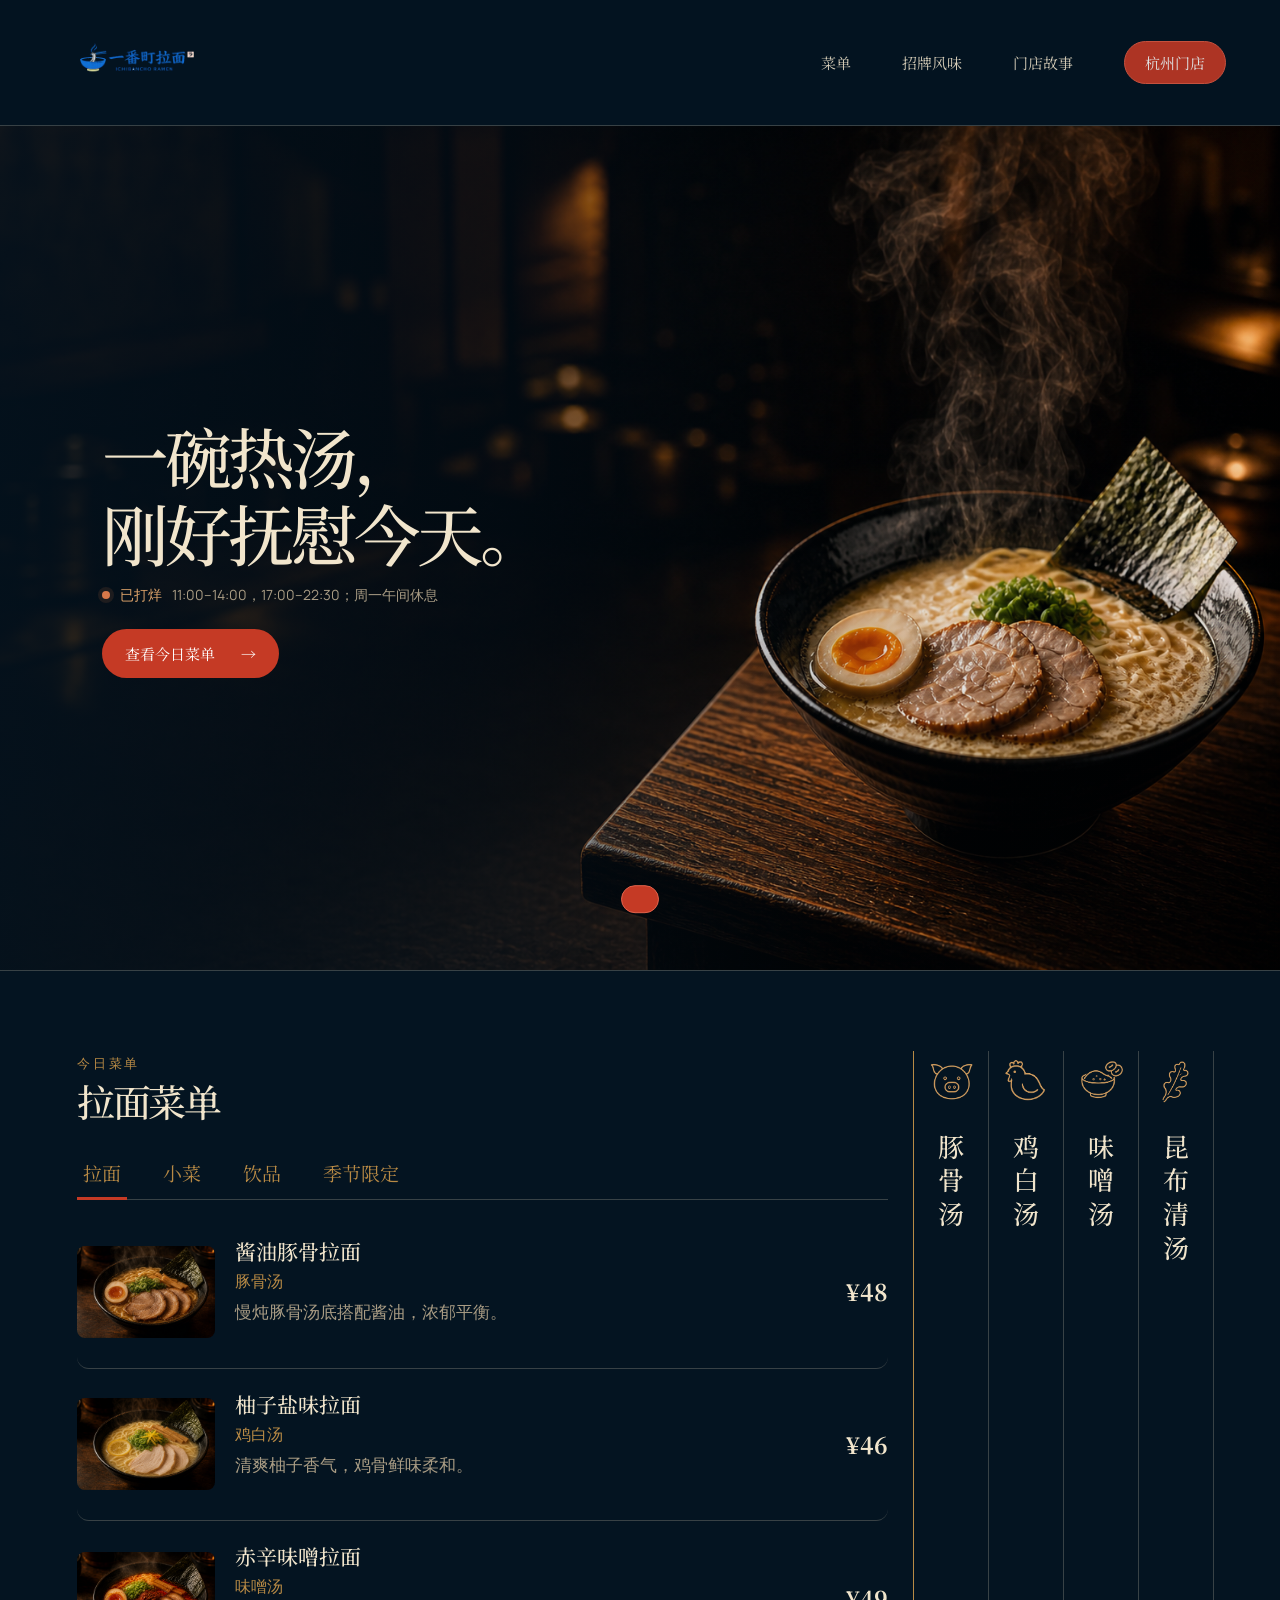
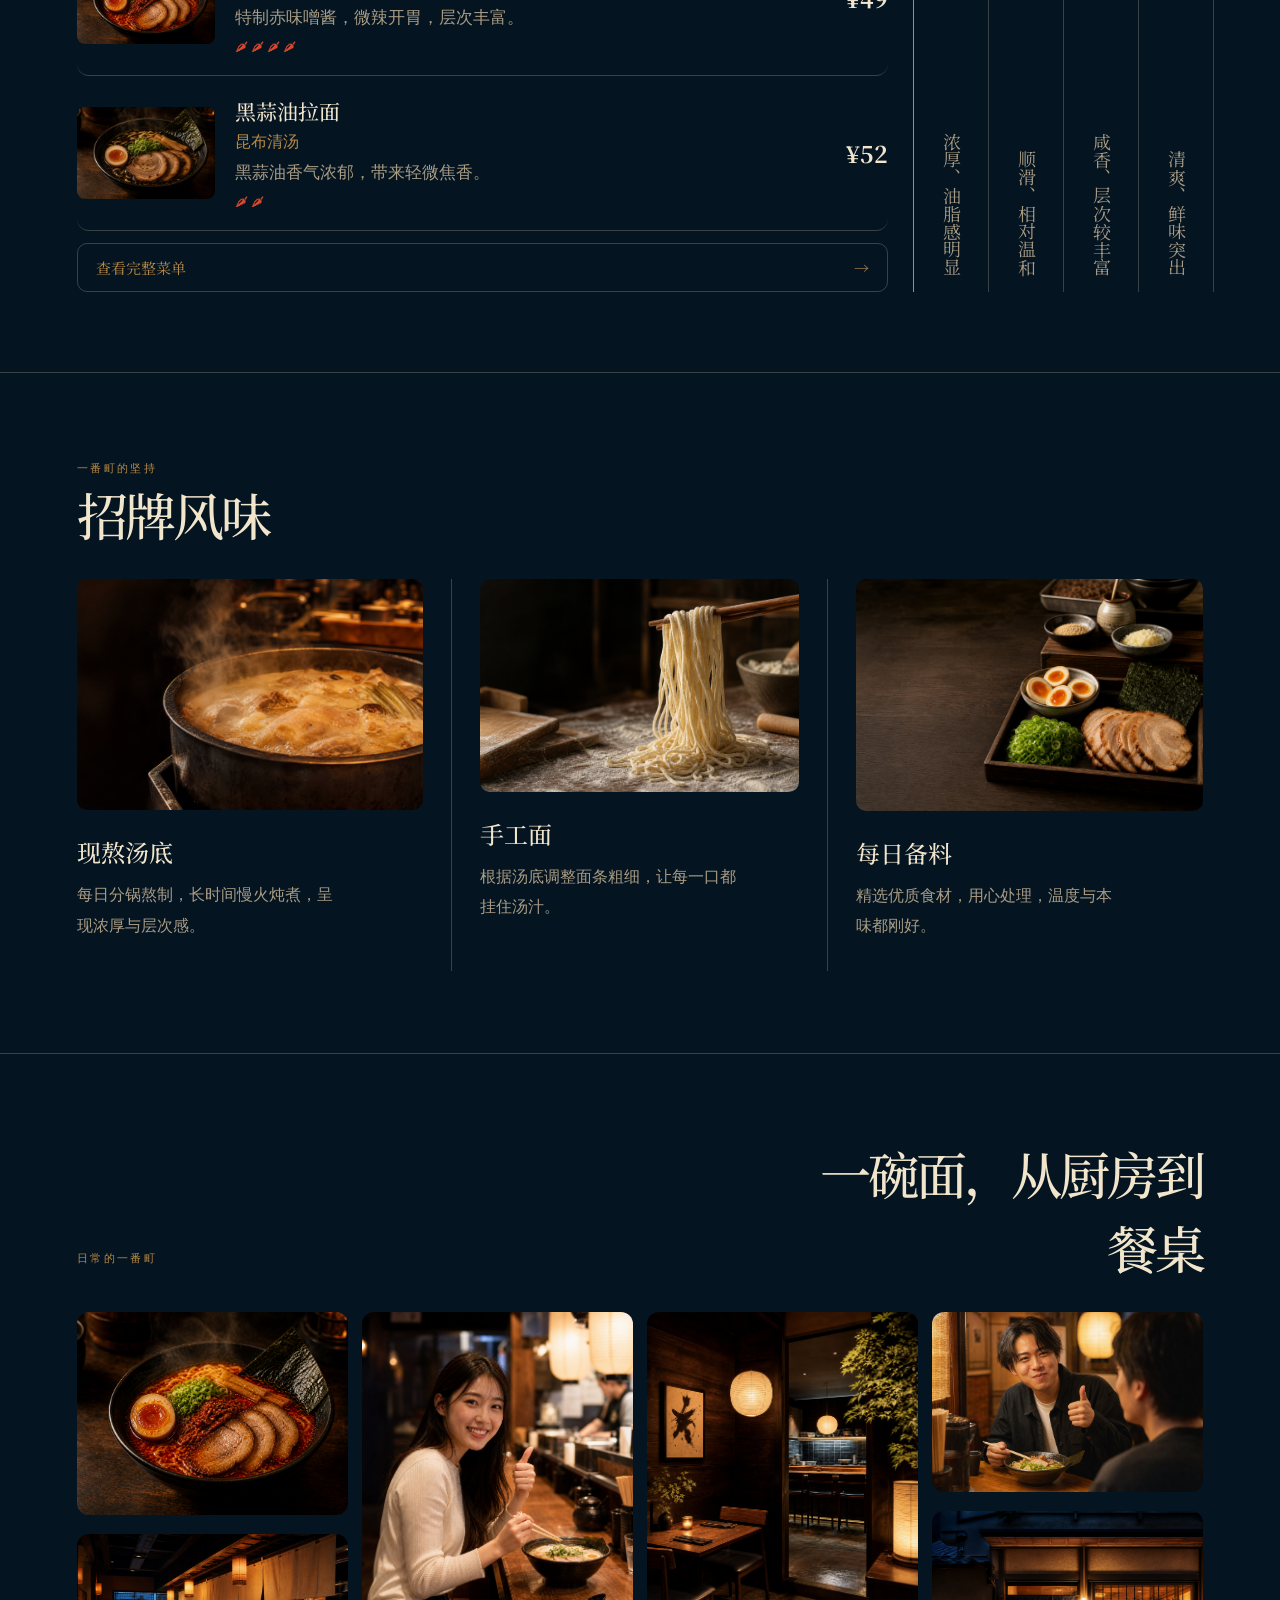
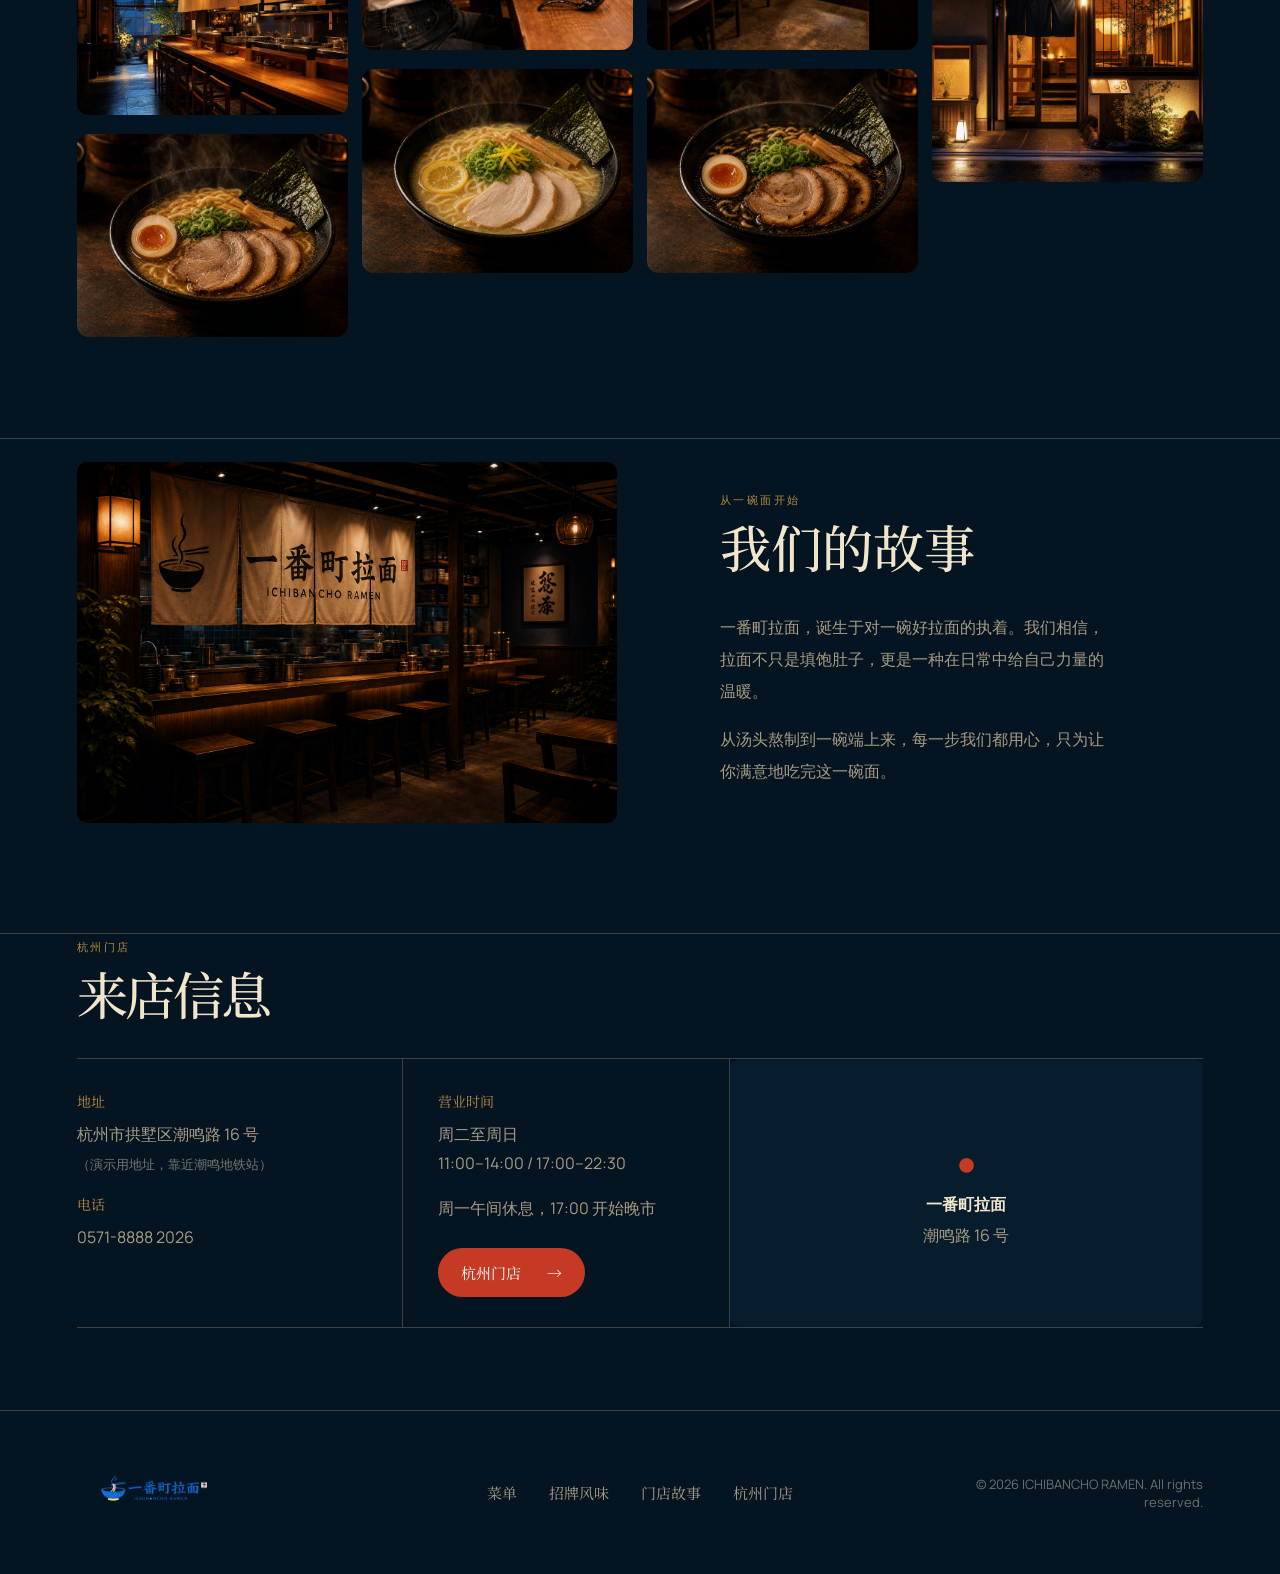
<file: 007-ichibancho-ramen/index.html>
<!doctype html>
<html lang="zh-CN">
  <head>
    <meta charset="UTF-8" />
    <meta name="viewport" content="width=device-width, initial-scale=1.0" />
    <meta name="description" content="一番町拉面｜杭州现熬豚骨与鸡白汤拉面，查看今日菜单、营业时间与到店地址。" />
    <meta property="og:title" content="一番町拉面｜杭州现熬汤底" />
    <meta property="og:description" content="一碗热汤，刚好抚慰今天。" />
    <title>一番町拉面｜杭州现熬汤底</title>
    <link rel="preconnect" href="https://fonts.googleapis.com" />
    <link rel="preconnect" href="https://fonts.gstatic.com" crossorigin />
    <link href="https://fonts.googleapis.com/css2?family=Noto+Serif+SC:wght@400;500;600;700;900&family=Manrope:wght@400;500;600;700&display=swap" rel="stylesheet" />
    <link rel="stylesheet" href="./style.css?v=20260730-10" />
  </head>
  <body>
    <header class="site-header" id="top">
      <a class="brand-lockup" href="#top" aria-label="返回一番町拉面首页">
        <img src="./assets/ichibancho-logo.png" alt="一番町拉面 ICHIBANCHO RAMEN 品牌 Logo" />
      </a>
      <button class="menu-toggle" type="button" aria-expanded="false" aria-controls="site-nav" aria-label="打开导航菜单">菜单</button>
      <nav class="site-nav" id="site-nav" aria-label="主导航">
        <a href="#menu">菜单</a>
        <a href="#flavor">招牌风味</a>
        <a href="#story">门店故事</a>
        <a class="nav-store-link" href="#store">杭州门店</a>
      </nav>
    </header>

    <main>
      <section class="hero section-dark" aria-labelledby="hero-title">
        <div class="hero-copy">
          <h1 id="hero-title">一碗热汤，<br />刚好抚慰今天。</h1>
          <div class="status-line" aria-live="polite">
            <span class="status-dot" aria-hidden="true"></span>
            <span id="open-status">营业中</span>
            <span class="status-time">11:00–14:00，17:00–22:30；周一午间休息</span>
          </div>
          <a class="button button-primary" href="#menu">查看今日菜单 <span aria-hidden="true">→</span></a>
        </div>
        <div class="hero-visual" role="img" aria-label="盛有叉烧和溏心蛋的炙烧豚骨拉面"></div>
      </section>

      <section class="menu-section section-dark" id="menu" aria-labelledby="menu-title">
        <div class="menu-panel">
          <div class="section-heading compact-heading"><span class="section-kicker">今日菜单</span><h2 id="menu-title">拉面菜单</h2></div>
          <div class="category-tabs" role="tablist" aria-label="菜单分类">
            <button class="category-tab is-active" type="button" role="tab" aria-selected="true" data-category="拉面">拉面</button>
            <button class="category-tab" type="button" role="tab" aria-selected="false" data-category="小菜">小菜</button>
            <button class="category-tab" type="button" role="tab" aria-selected="false" data-category="饮品">饮品</button>
            <button class="category-tab" type="button" role="tab" aria-selected="false" data-category="季节限定">季节限定</button>
          </div>
          <div class="menu-list" id="menu-list" aria-live="polite"></div>
          <button class="menu-more" type="button" id="menu-more">查看完整菜单 <span aria-hidden="true">→</span></button>
        </div>
        <aside class="broth-panel" aria-label="四种汤底风味">
          <div class="broth-column"><span class="broth-mark broth-icon broth-icon-1" aria-hidden="true"></span><h3>豚<br />骨<br />汤</h3><p>浓厚、油脂感明显</p></div>
          <div class="broth-column"><span class="broth-mark broth-icon broth-icon-2" aria-hidden="true"></span><h3>鸡<br />白<br />汤</h3><p>顺滑、相对温和</p></div>
          <div class="broth-column"><span class="broth-mark broth-icon broth-icon-3" aria-hidden="true"></span><h3>味<br />噌<br />汤</h3><p>咸香、层次较丰富</p></div>
          <div class="broth-column"><span class="broth-mark broth-icon broth-icon-4" aria-hidden="true"></span><h3>昆<br />布<br />清<br />汤</h3><p>清爽、鲜味突出</p></div>
        </aside>
      </section>

      <section class="flavor-section section-dark" id="flavor" aria-labelledby="flavor-title">
        <div class="section-heading"><span class="section-kicker">一番町的坚持</span><h2 id="flavor-title">招牌风味</h2></div>
        <div class="flavor-grid">
          <article class="flavor-card"><img class="flavor-photo" src="./assets/flavor-broth-photo.png" alt="开放式厨房中慢火熬制的拉面汤底" /><h3>现熬汤底</h3><p>每日分锅熬制，长时间慢火炖煮，呈现浓厚与层次感。</p></article>
          <article class="flavor-card"><img class="flavor-photo" src="./assets/flavor-noodle-photo.png" alt="筷子提起的手工拉面" /><h3>手工面</h3><p>根据汤底调整面条粗细，让每一口都挂住汤汁。</p></article>
          <article class="flavor-card"><img class="flavor-photo" src="./assets/flavor-prep-photo.png" alt="当天准备的拉面食材" /><h3>每日备料</h3><p>精选优质食材，用心处理，温度与本味都刚好。</p></article>
        </div>
      </section>

      <section class="rhythm-section section-dark" aria-labelledby="rhythm-title">
        <div class="section-heading rhythm-heading"><span class="section-kicker">日常的一番町</span><h2 id="rhythm-title">一碗面，从厨房到餐桌</h2></div>
        <div class="photo-grid">
          <figure class="photo photo-tall"><img class="zoomable" src="./assets/ramen-spicy-miso.png" alt="带有赤辛辣油和叉烧的味噌汤拉面" loading="lazy" /></figure>
          <figure class="photo photo-wide"><img class="zoomable" src="./assets/ramen-shoyu-tonkotsu.png" alt="盛有叉烧和溏心蛋的酱油豚骨拉面" loading="lazy" /></figure>
          <figure class="photo photo-square"><img class="zoomable" src="./assets/ramen-yuzu-chicken.png" alt="盛有柚子和鸡叉烧的鸡白汤拉面" loading="lazy" /></figure>
          <figure class="photo photo-square"><img class="zoomable" src="./assets/ramen-black-garlic.png" alt="黑蒜油点缀的昆布清汤拉面" loading="lazy" /></figure>
          <figure class="photo photo-wide photo-bottom"><img class="zoomable" src="https://images.unsplash.com/photo-1557872943-16a5ac26437e?auto=format&fit=crop&w=1200&q=88" alt="厨师在开放式操作台上炙烧叉烧" loading="lazy" /></figure>
          <figure class="photo photo-portrait"><img class="zoomable" src="https://images.unsplash.com/photo-1515003197210-e0cd71810b5f?auto=format&fit=crop&w=900&q=88" alt="一番町拉面店内整洁的木质吧台座位" loading="lazy" /></figure>
          <figure class="photo photo-small"><img class="zoomable" src="https://images.unsplash.com/photo-1552611052-33e04de081de?auto=format&fit=crop&w=700&q=88" alt="当天准备的手工面条和新鲜配菜" loading="lazy" /></figure>
          <figure class="photo photo-small"><img class="zoomable" src="https://images.unsplash.com/photo-1569058242253-92a9c755a0ec?auto=format&fit=crop&w=700&q=88" alt="顾客在暖色灯光下享用一番町拉面" loading="lazy" /></figure>
          <figure class="photo photo-storefront"><img class="zoomable" src="./assets/story-interior.png" alt="一番町拉面温暖的木质吧台与店面环境" loading="lazy" /></figure>
        </div>
      </section>

      <section class="story-section section-dark" id="story" aria-labelledby="story-title">
        <div class="story-image"><img class="zoomable" src="./assets/story-interior.png" alt="一番町拉面店温暖整洁的木质吧台和门店故事空间" loading="lazy" /></div>
        <div class="story-copy"><span class="section-kicker">从一碗面开始</span><h2 id="story-title">我们的故事</h2><p>一番町拉面，诞生于对一碗好拉面的执着。我们相信，拉面不只是填饱肚子，更是一种在日常中给自己力量的温暖。</p><p>从汤头熬制到一碗端上来，每一步我们都用心，只为让你满意地吃完这一碗面。</p></div>
      </section>

      <section class="store-section section-dark" id="store" aria-labelledby="store-title">
        <div class="section-heading"><span class="section-kicker">杭州门店</span><h2 id="store-title">来店信息</h2></div>
        <div class="store-grid">
          <div class="store-detail"><span class="detail-label">地址</span><p>杭州市拱墅区潮鸣路 16 号<br /><small>（演示用地址，靠近潮鸣地铁站）</small></p><span class="detail-label">电话</span><p>0571-8888 2026</p></div>
          <div class="store-detail"><span class="detail-label">营业时间</span><p>周二至周日<br />11:00–14:00 / 17:00–22:30</p><p>周一午间休息，17:00 开始晚市</p><a class="button button-primary" href="#store">杭州门店 <span aria-hidden="true">→</span></a></div>
          <div class="store-map" role="img" aria-label="一番町拉面杭州门店位置示意"><span class="map-pin" aria-hidden="true">●</span><strong>一番町拉面</strong><small>潮鸣路 16 号</small></div>
        </div>
      </section>
    </main>

    <footer class="site-footer section-dark">
      <a class="brand-lockup" href="#top" aria-label="返回一番町拉面首页"><img src="./assets/ichibancho-logo.png" alt="一番町拉面 ICHIBANCHO RAMEN Logo" /></a>
      <div class="footer-links"><a href="#menu">菜单</a><a href="#flavor">招牌风味</a><a href="#story">门店故事</a><a href="#store">杭州门店</a></div>
      <p>© 2026 ICHIBANCHO RAMEN. All rights reserved.</p>
    </footer>
    <div class="lightbox" id="lightbox" aria-hidden="true"><button class="lightbox-close" type="button" aria-label="关闭图片预览">×</button><img id="lightbox-image" alt="" /><p id="lightbox-caption"></p></div>
    <div class="toast" id="toast" role="status" aria-live="polite"></div>
    <script>window._AMapSecurityConfig = { securityJsCode: "a66415fee93a2d2d8c1c829387ce716e" };</script>
    <script src="https://webapi.amap.com/maps?v=2.0&key=6ed409c7763592030ff214e0a36c146d"></script>
    <script src="./script.js?v=20260730-7"></script>
  </body>
</html>
</file>
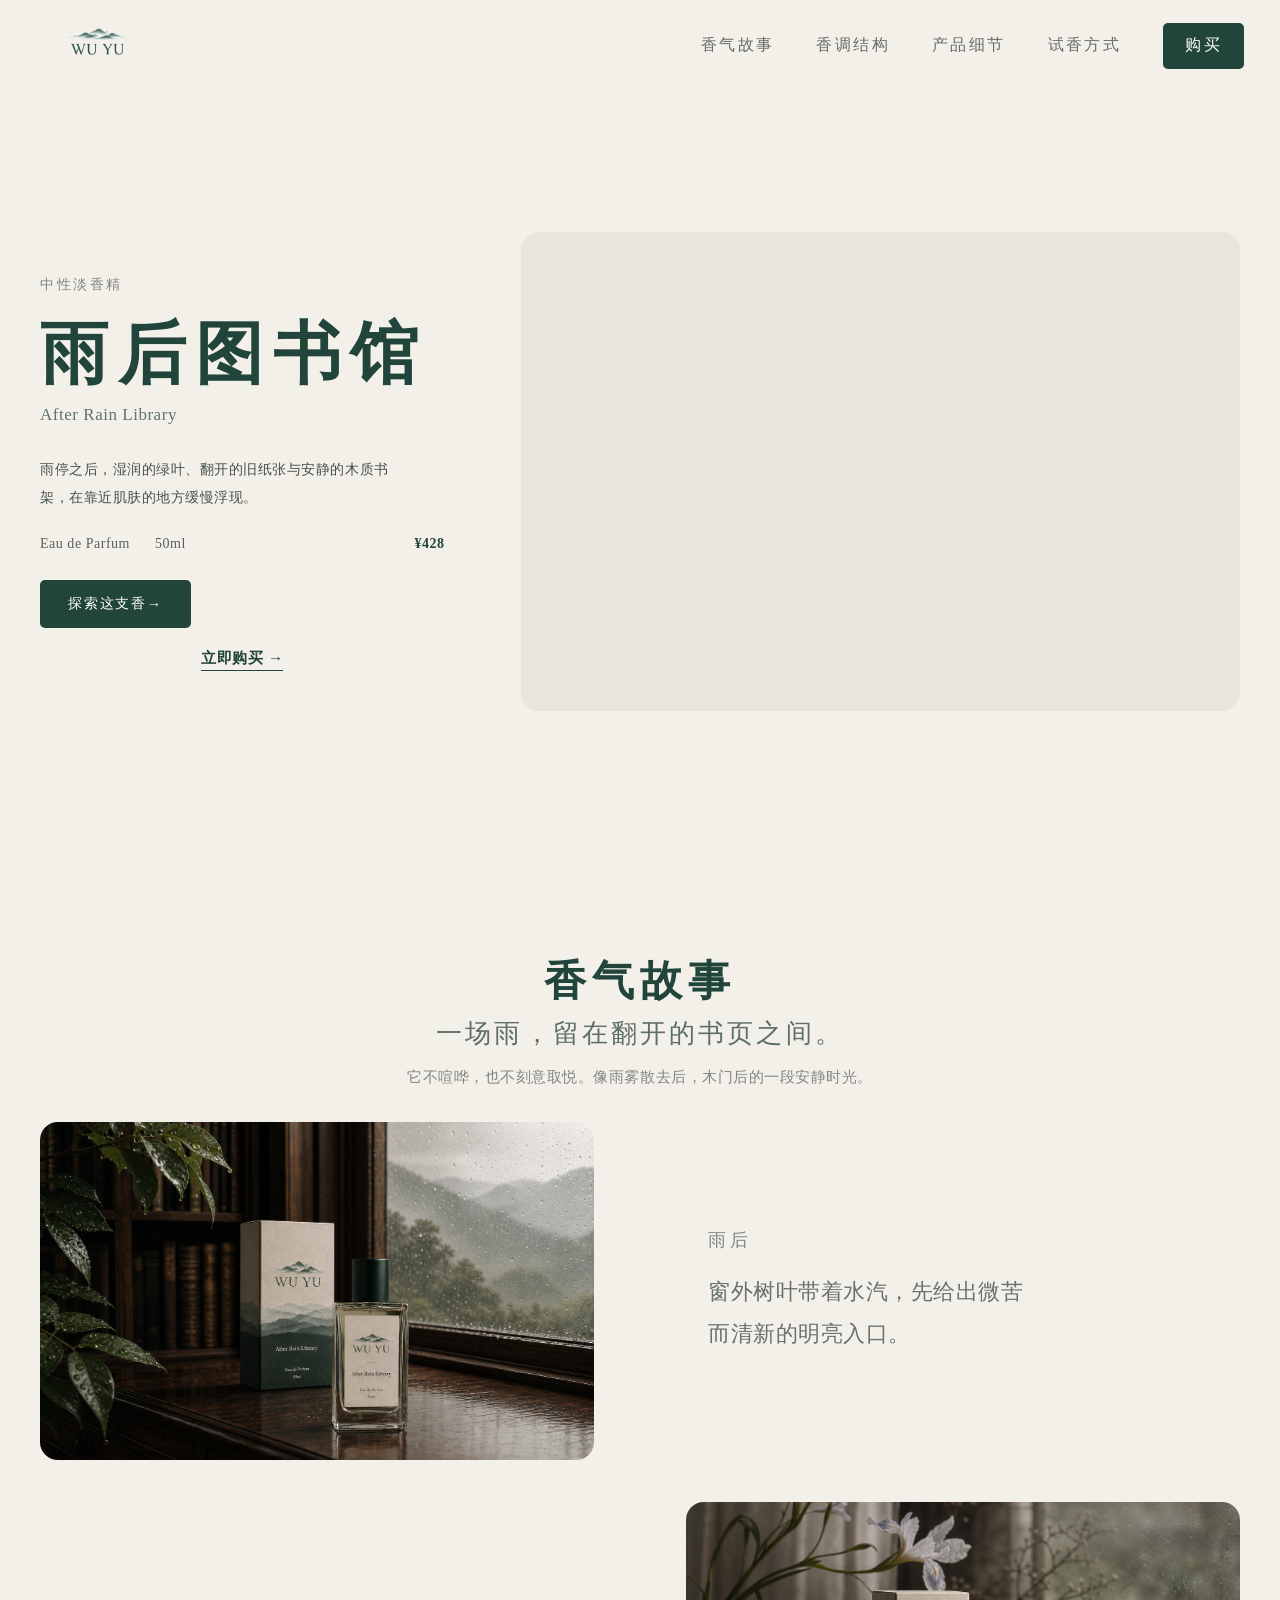
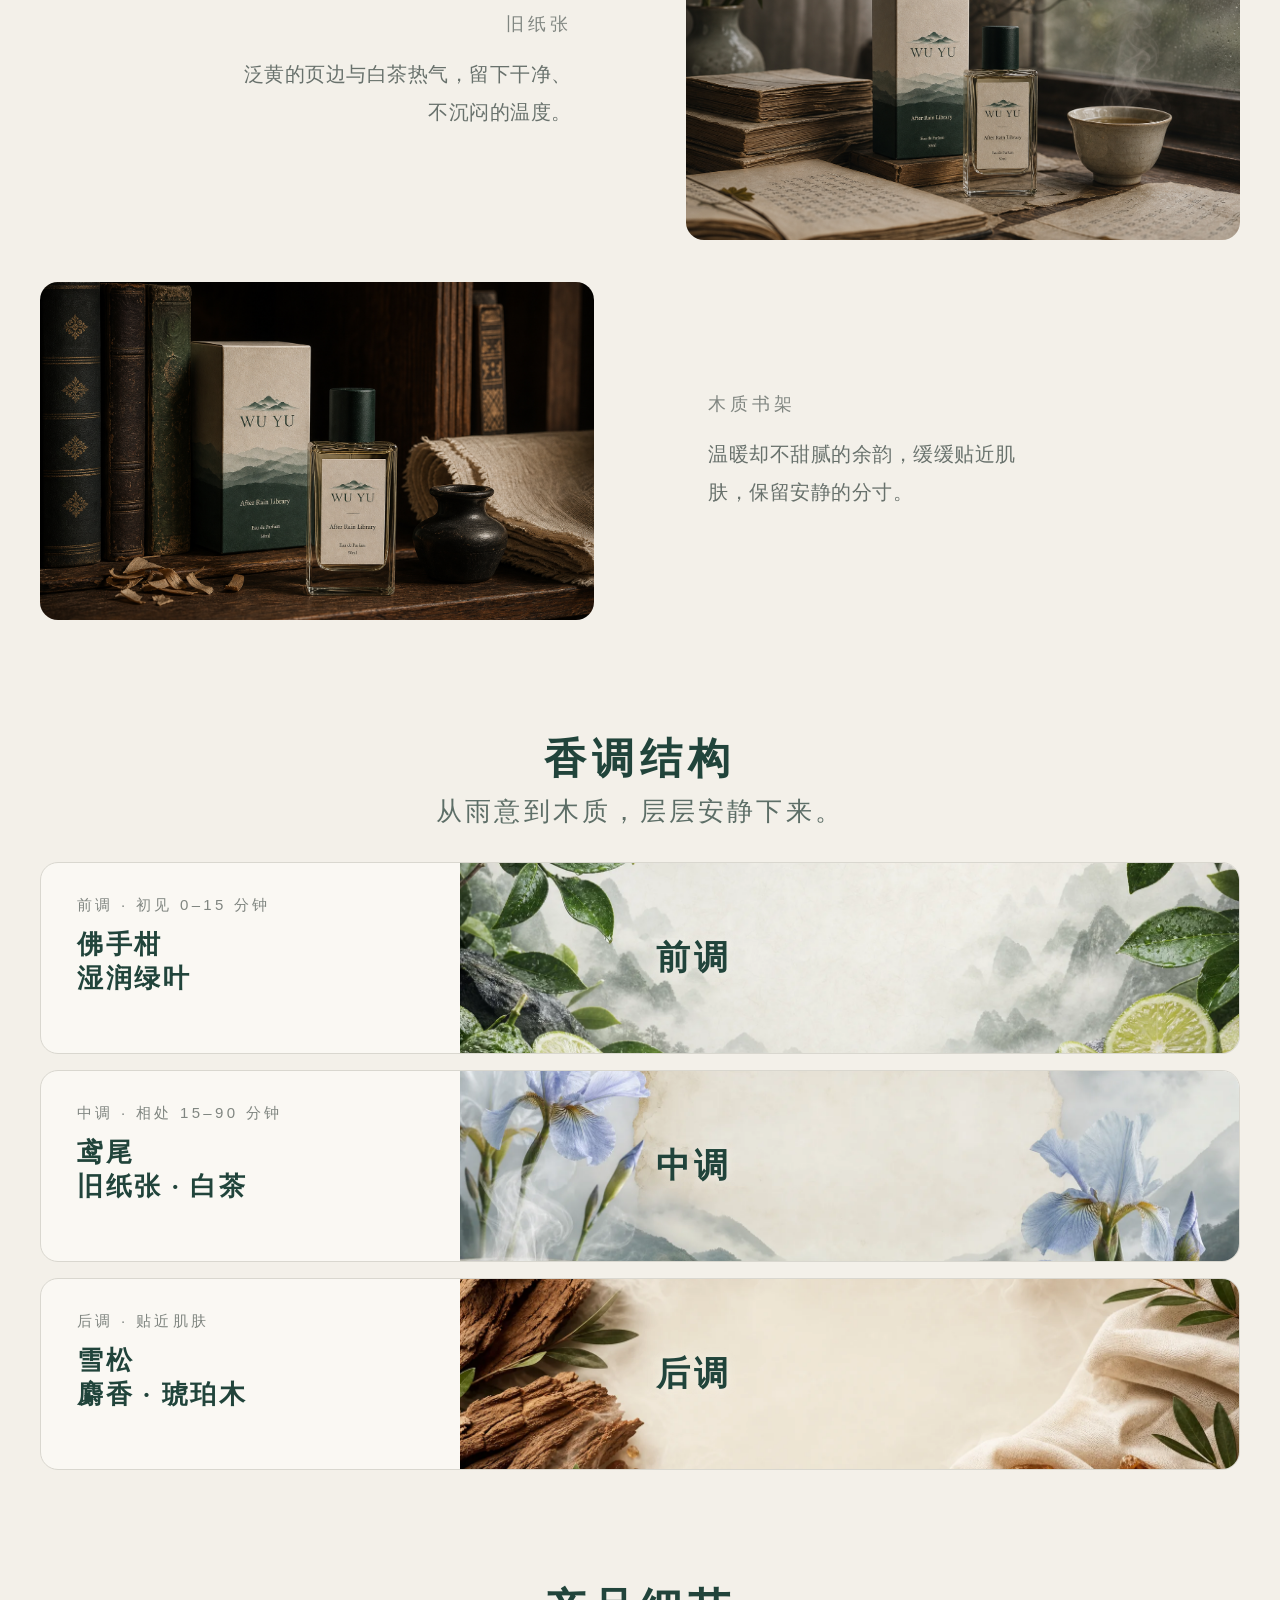
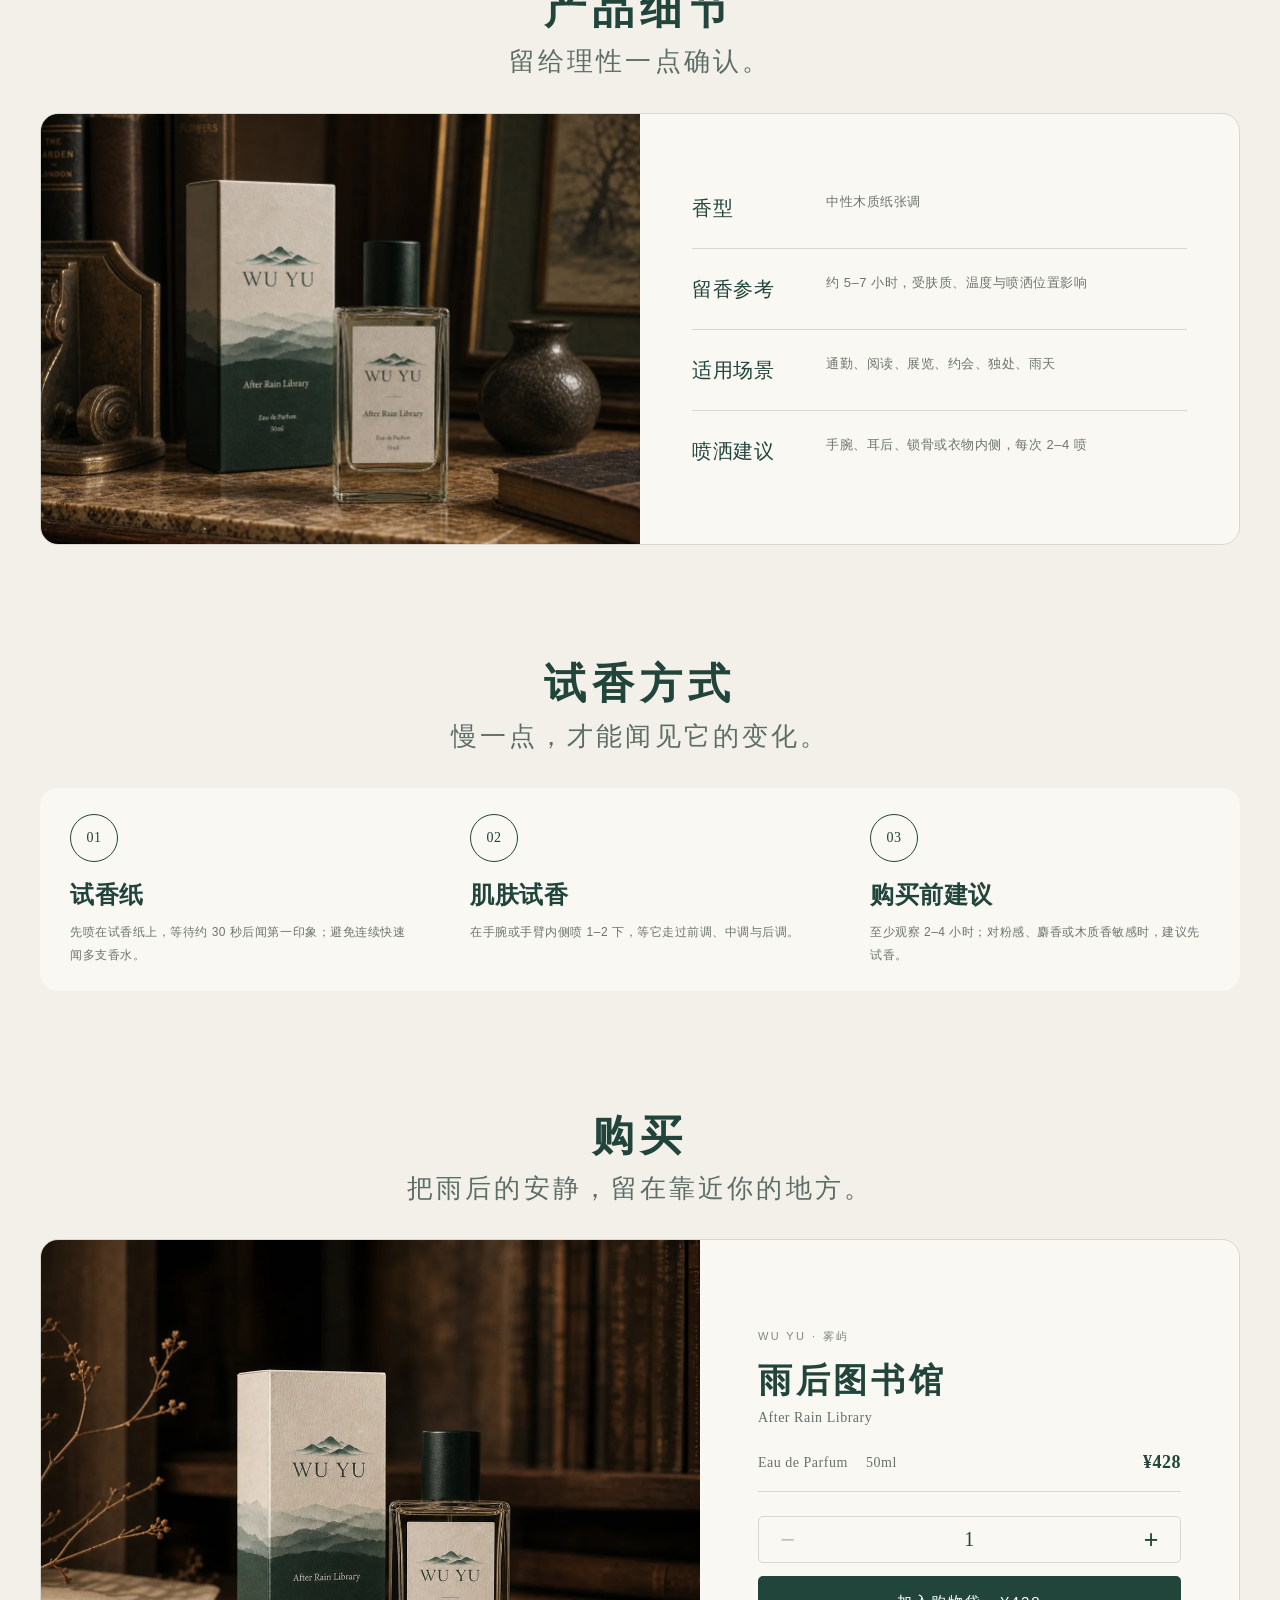
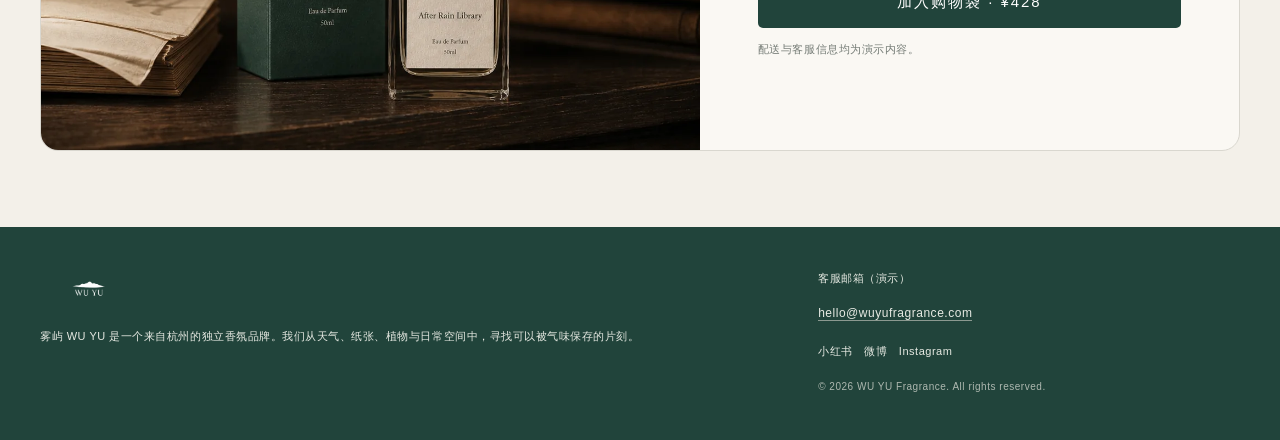
<file: 008-wu-yu-perfume/index.html>
<!doctype html>
<html lang="zh-CN">
  <head>
    <meta charset="UTF-8" />
    <meta name="viewport" content="width=device-width, initial-scale=1.0" />
    <meta name="description" content="雾屿 WU YU 雨后图书馆 Eau de Parfum 50ml" />
    <title>雨后图书馆｜WU YU 雾屿</title>
    <link rel="stylesheet" href="style.css" />
    <link rel="stylesheet" href="overrides.css" />
    <link rel="stylesheet" href="final-tweaks.css?v=mobile-hero" />
  </head>
  <body>
    <header class="site-header" id="brand">
      <a class="brand" href="#top" aria-label="WU YU 雾屿，返回顶部">
        <img src="a90c330a-ed44-4878-bdb3-21d38f402939.png" alt="WU YU 雾屿山峦标志" />
      </a>
      <button class="menu-button" type="button" aria-expanded="false" aria-controls="site-nav" aria-label="打开导航菜单"><span></span><span></span></button>
      <nav class="site-nav" id="site-nav" aria-label="主导航">
        <a href="#story">香气故事</a>
        <a href="#notes">香调结构</a>
        <a href="#details">产品细节</a>
        <a href="#sampling">试香方式</a>
        <a class="nav-buy" href="#purchase">购买</a>
      </nav>
    </header>

    <main id="top">
      <section class="hero wrap" aria-labelledby="hero-title">
        <div class="hero-copy">
          <p class="eyebrow">中性淡香精</p>
          <h1 id="hero-title">雨后图书馆</h1>
          <p class="english">After Rain Library</p>
          <p class="lead">雨停之后，湿润的绿叶、翻开的旧纸张与安静的木质书架，在靠近肌肤的地方缓慢浮现。</p>
          <div class="product-meta"><span>Eau de Parfum</span><span>50ml</span><strong>¥428</strong></div>
          <a class="button button-primary" href="#story">探索这支香 <span aria-hidden="true">→</span></a>
          <a class="text-link" href="#purchase">立即购买 <span aria-hidden="true">→</span></a>
        </div>
        <figure class="hero-image image-frame hero-zoom" role="button" tabindex="0" aria-label="点击放大查看雨后图书馆香水主图">
          <picture>
            <source media="(max-width: 760px)" srcset="hero-rain-library.png" />
            <img src="hero-rain-library-wide.webp" alt="WU YU 雨后图书馆香水与包装盒置于雨后书房" decoding="async" />
          </picture>
          <div class="hero-image-summary">
            <p class="hero-image-title">雨后图书馆</p>
            <div class="hero-image-meta"><span>50ml</span><strong>¥428</strong></div>
            <a class="button button-primary" href="#story">探索这支香 <span aria-hidden="true">→</span></a>
          </div>
        </figure>
      </section>

      <section class="story wrap section" id="story" aria-labelledby="story-title">
        <div class="section-heading centered"><p class="eyebrow">香气故事</p><h2 id="story-title">一场雨，留在翻开的书页之间。</h2><p>它不喧哗，也不刻意取悦。像雨雾散去后，木门后的一段安静时光。</p></div>
        <div class="story-grid">
          <figure class="image-frame story-photo"><img src="story-rain-leaves.png" alt="雨后绿叶与 WU YU 香水的故事静物" loading="lazy" /></figure>
          <article class="story-copy"><p class="eyebrow">雨后</p><p>窗外树叶带着水汽，先给出微苦而清新的明亮入口。</p></article>
          <article class="story-copy story-copy-left"><p class="eyebrow">旧纸张</p><p>泛黄的页边与白茶热气，留下干净、不沉闷的温度。</p></article>
          <figure class="image-frame story-photo"><img src="story-old-paper.png" alt="旧纸张、白茶与 WU YU 香水的故事静物" loading="lazy" /></figure>
          <figure class="image-frame story-photo"><img src="story-wood-shelf.png" alt="木质书架与 WU YU 香水的故事静物" loading="lazy" /></figure>
          <article class="story-copy"><p class="eyebrow">木质书架</p><p>温暖却不甜腻的余韵，缓缓贴近肌肤，保留安静的分寸。</p></article>
        </div>
      </section>

      <section class="notes wrap section" id="notes" aria-labelledby="notes-title">
        <div class="section-heading centered"><p class="eyebrow">香调结构</p><h2 id="notes-title">从雨意到木质，层层安静下来。</h2></div>
        <div class="note-cards">
          <article class="note-card"><div class="note-visual"><img src="notes-top-v3.webp" alt="前调佛手柑与湿润绿叶" loading="lazy" decoding="async" /><span>前调</span></div><div><p class="eyebrow">前调 · 初见 0–15 分钟</p><h3>佛手柑<br />湿润绿叶</h3><p>清透、微苦、湿润，像雨水刚冲洗过叶片。</p></div></article>
          <article class="note-card"><div class="note-visual"><img src="notes-heart-v3.webp" alt="中调鸢尾、旧纸张和白茶" loading="lazy" decoding="async" /><span>中调</span></div><div><p class="eyebrow">中调 · 相处 15–90 分钟</p><h3>鸢尾<br />旧纸张 · 白茶</h3><p>柔和纸感与一点粉感，是这支香最具辨识度的段落。</p></div></article>
          <article class="note-card"><div class="note-visual"><img src="notes-base-v3.webp" alt="后调雪松、麝香与琥珀木" loading="lazy" decoding="async" /><span>后调</span></div><div><p class="eyebrow">后调 · 贴近肌肤</p><h3>雪松<br />麝香 · 琥珀木</h3><p>温暖、干净、贴肤，让木质感在低处轻轻停留。</p></div></article>
        </div>
      </section>

      <section class="details wrap section" id="details" aria-labelledby="details-title">
        <div class="section-heading centered"><p class="eyebrow">产品细节</p><h2 id="details-title">留给理性一点确认。</h2></div>
        <div class="detail-panel"><figure class="image-frame"><img src="detail-product-v2.webp" alt="WU YU 雨后图书馆香水与包装盒" loading="lazy" decoding="async" /></figure><dl class="details-list"><div><dt>香型</dt><dd>中性木质纸张调</dd></div><div><dt>留香参考</dt><dd>约 5–7 小时，受肤质、温度与喷洒位置影响</dd></div><div><dt>适用场景</dt><dd>通勤、阅读、展览、约会、独处、雨天</dd></div><div><dt>喷洒建议</dt><dd>手腕、耳后、锁骨或衣物内侧，每次 2–4 喷</dd></div></dl></div>
      </section>

      <section class="sampling wrap section" id="sampling" aria-labelledby="sampling-title">
        <div class="section-heading centered"><p class="eyebrow">试香方式</p><h2 id="sampling-title">慢一点，才能闻见它的变化。</h2></div>
        <div class="sampling-grid"><article><span>01</span><h3>试香纸</h3><p>先喷在试香纸上，等待约 30 秒后闻第一印象；避免连续快速闻多支香水。</p></article><article><span>02</span><h3>肌肤试香</h3><p>在手腕或手臂内侧喷 1–2 下，等它走过前调、中调与后调。</p></article><article><span>03</span><h3>购买前建议</h3><p>至少观察 2–4 小时；对粉感、麝香或木质香敏感时，建议先试香。</p></article></div>
      </section>

      <section class="purchase wrap section" id="purchase" aria-labelledby="purchase-title">
        <div class="section-heading centered"><p class="eyebrow">购买</p><h2 id="purchase-title">把雨后的安静，留在靠近你的地方。</h2></div>
        <div class="purchase-card"><figure class="image-frame"><img src="purchase-product-v2.webp" alt="WU YU 雨后图书馆香水与包装盒" loading="lazy" decoding="async" /></figure><div class="purchase-copy"><p class="eyebrow">WU YU · 雾屿</p><h3>雨后图书馆</h3><p class="english">After Rain Library</p><p class="purchase-meta">Eau de Parfum <span>50ml</span> <strong id="price">¥428</strong></p><div class="stepper" aria-label="选择购买数量"><button type="button" id="decrease" aria-label="减少数量" disabled>−</button><output id="quantity" aria-label="当前数量">1</output><button type="button" id="increase" aria-label="增加数量">+</button></div><button class="button button-primary bag-button" id="add-to-bag" type="button">加入购物袋 · ¥428</button><p class="bag-feedback" id="bag-feedback" aria-live="polite">配送与客服信息均为演示内容。</p></div></div>
      </section>
    </main>

    <footer class="site-footer"><div class="wrap footer-grid"><div><img src="a90c330a-ed44-4878-bdb3-21d38f402939.png" alt="WU YU 雾屿山峦标志" /><p>雾屿 WU YU 是一个来自杭州的独立香氛品牌。我们从天气、纸张、植物与日常空间中，寻找可以被气味保存的片刻。</p></div><div><p>客服邮箱（演示）</p><a href="mailto:hello@wuyufragrance.com">hello@wuyufragrance.com</a><p class="socials">小红书　微博　Instagram</p><small>© 2026 WU YU Fragrance. All rights reserved.</small></div></div></footer>
    <script src="script.js"></script>
    <script src="zoom.js"></script>
  </body>
</html>
</file>
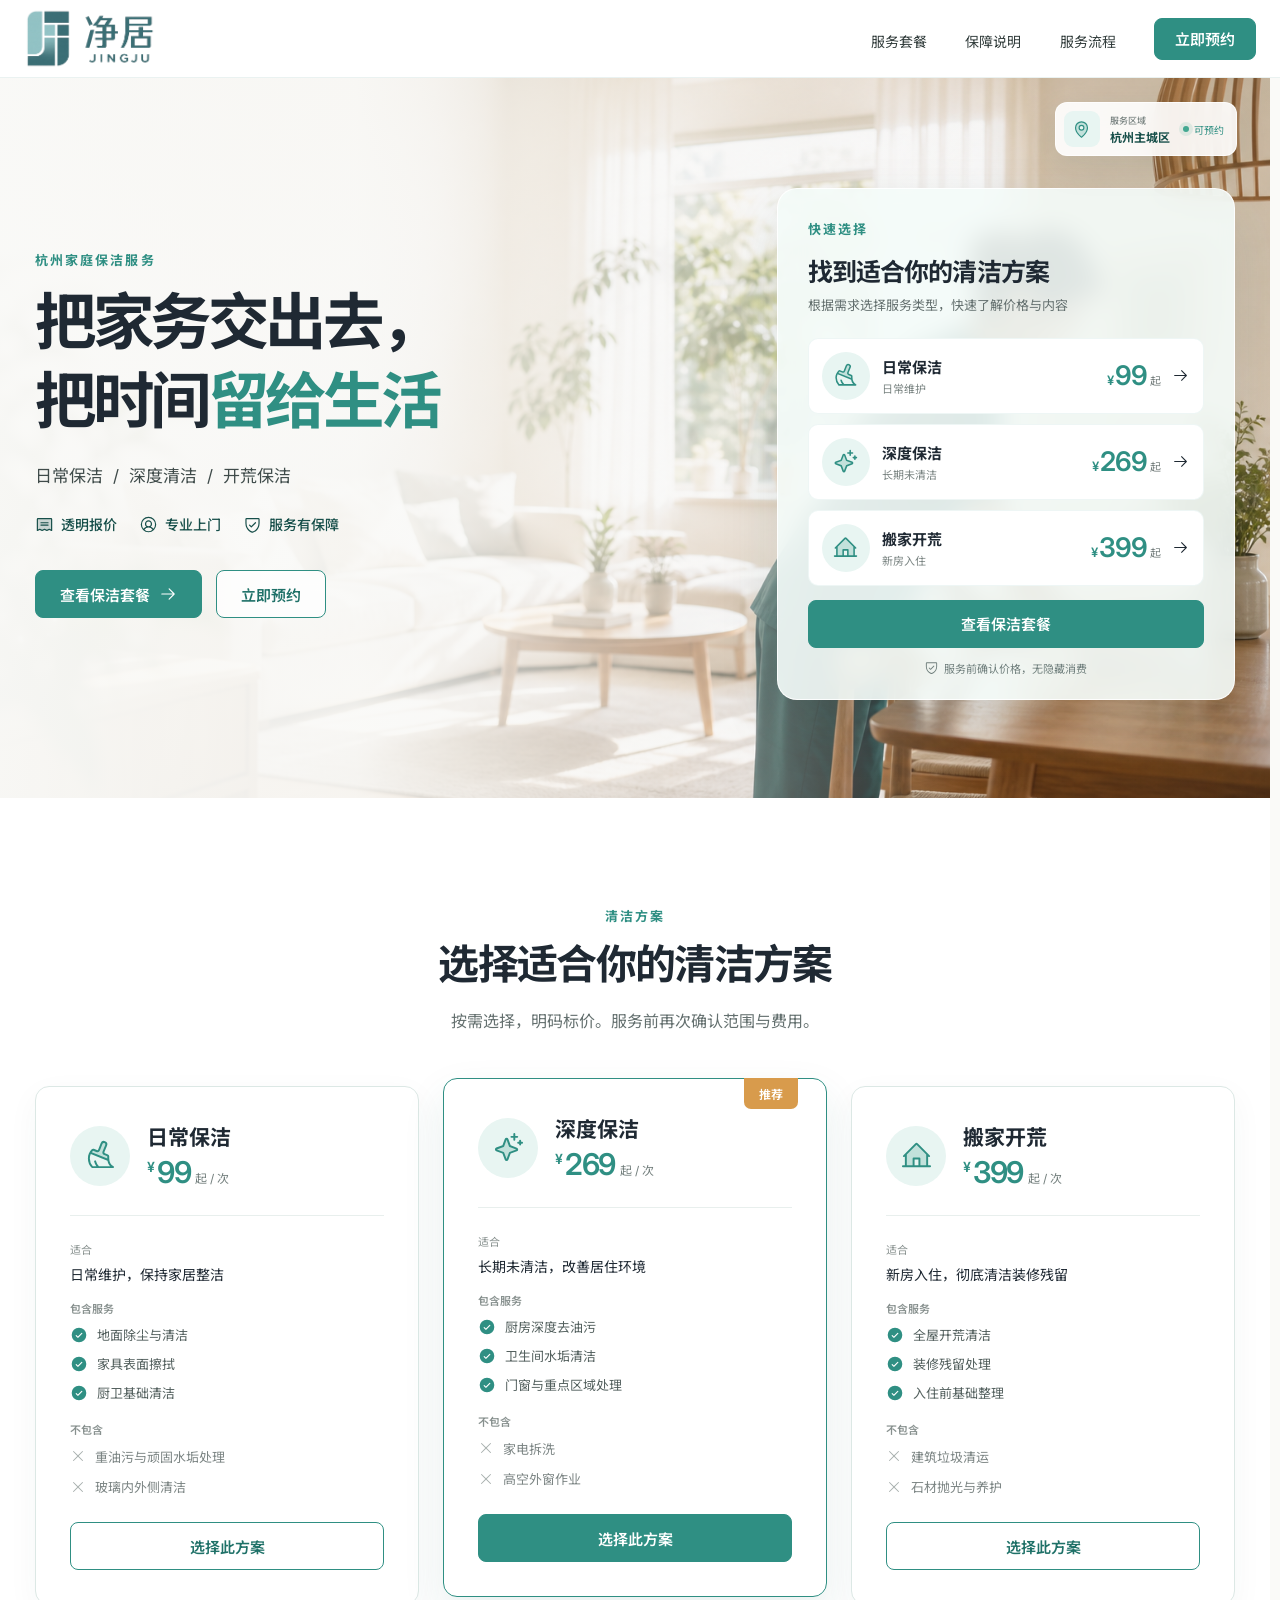
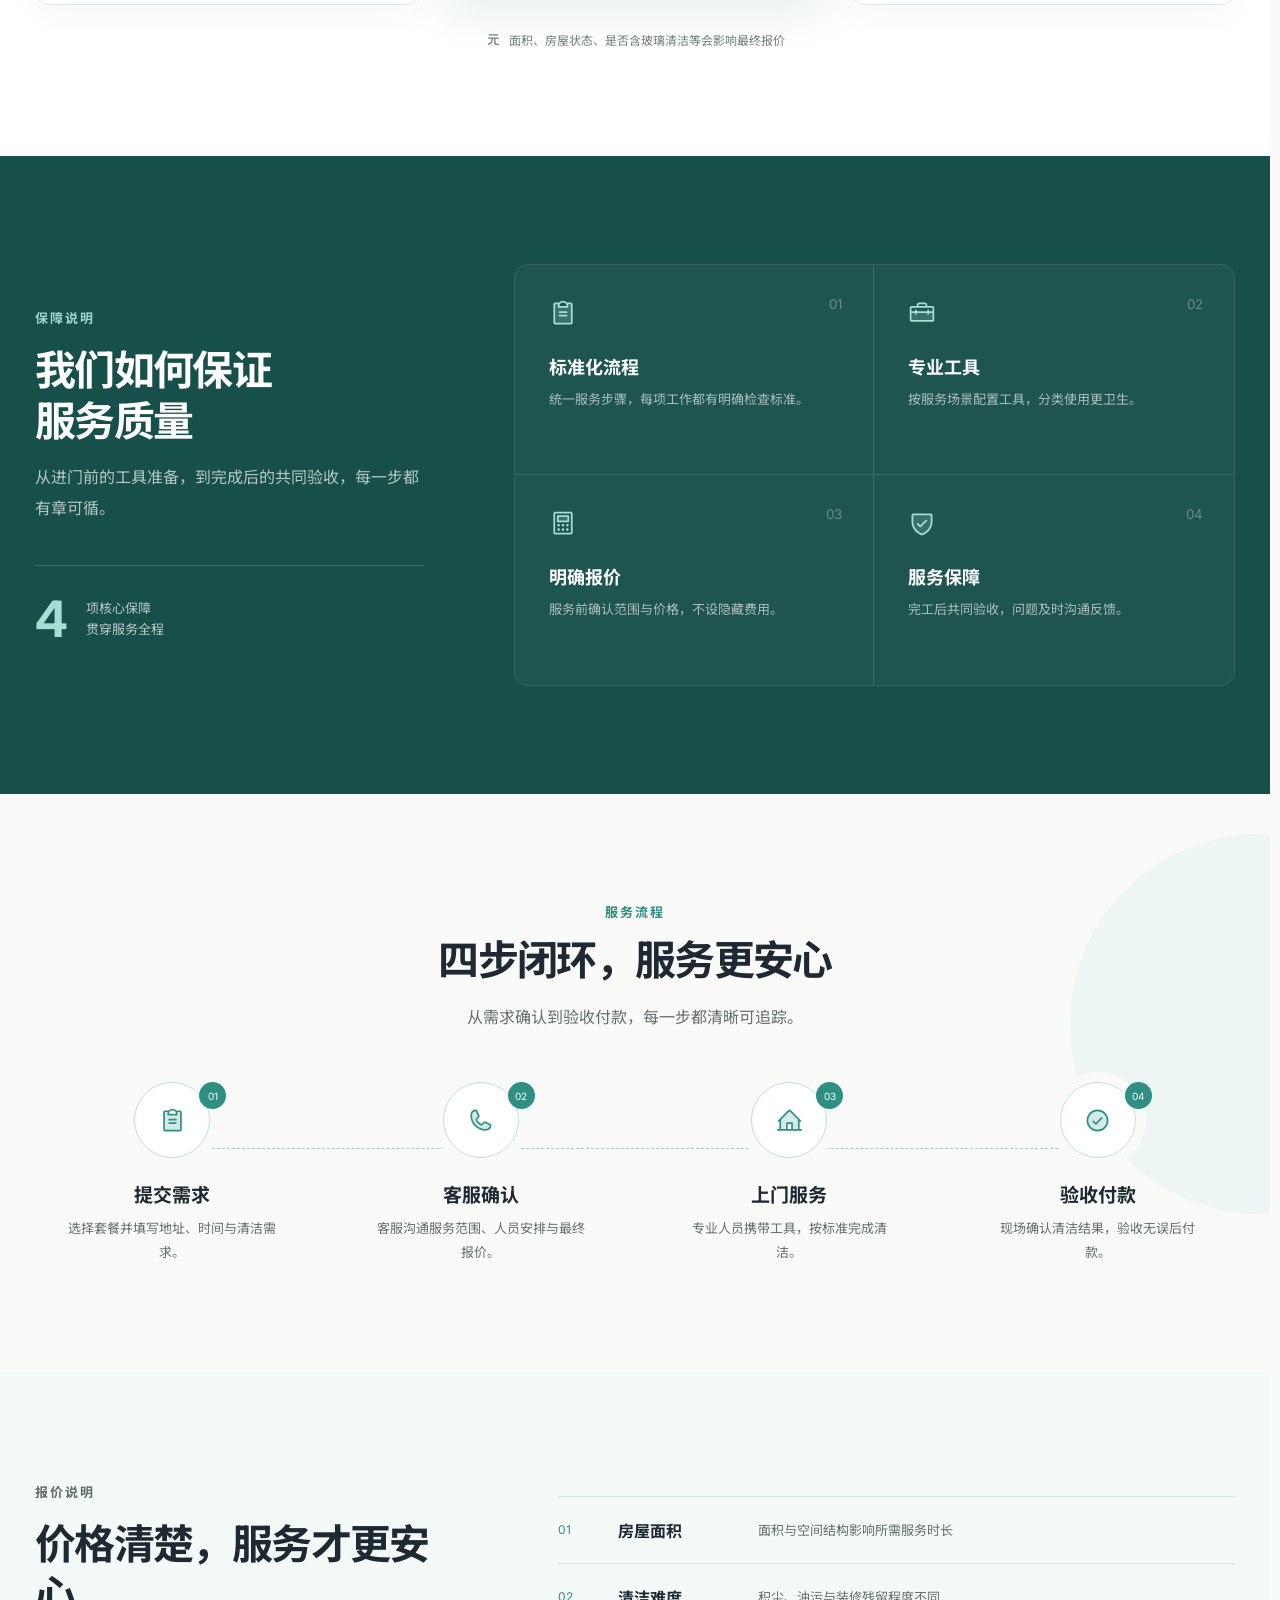
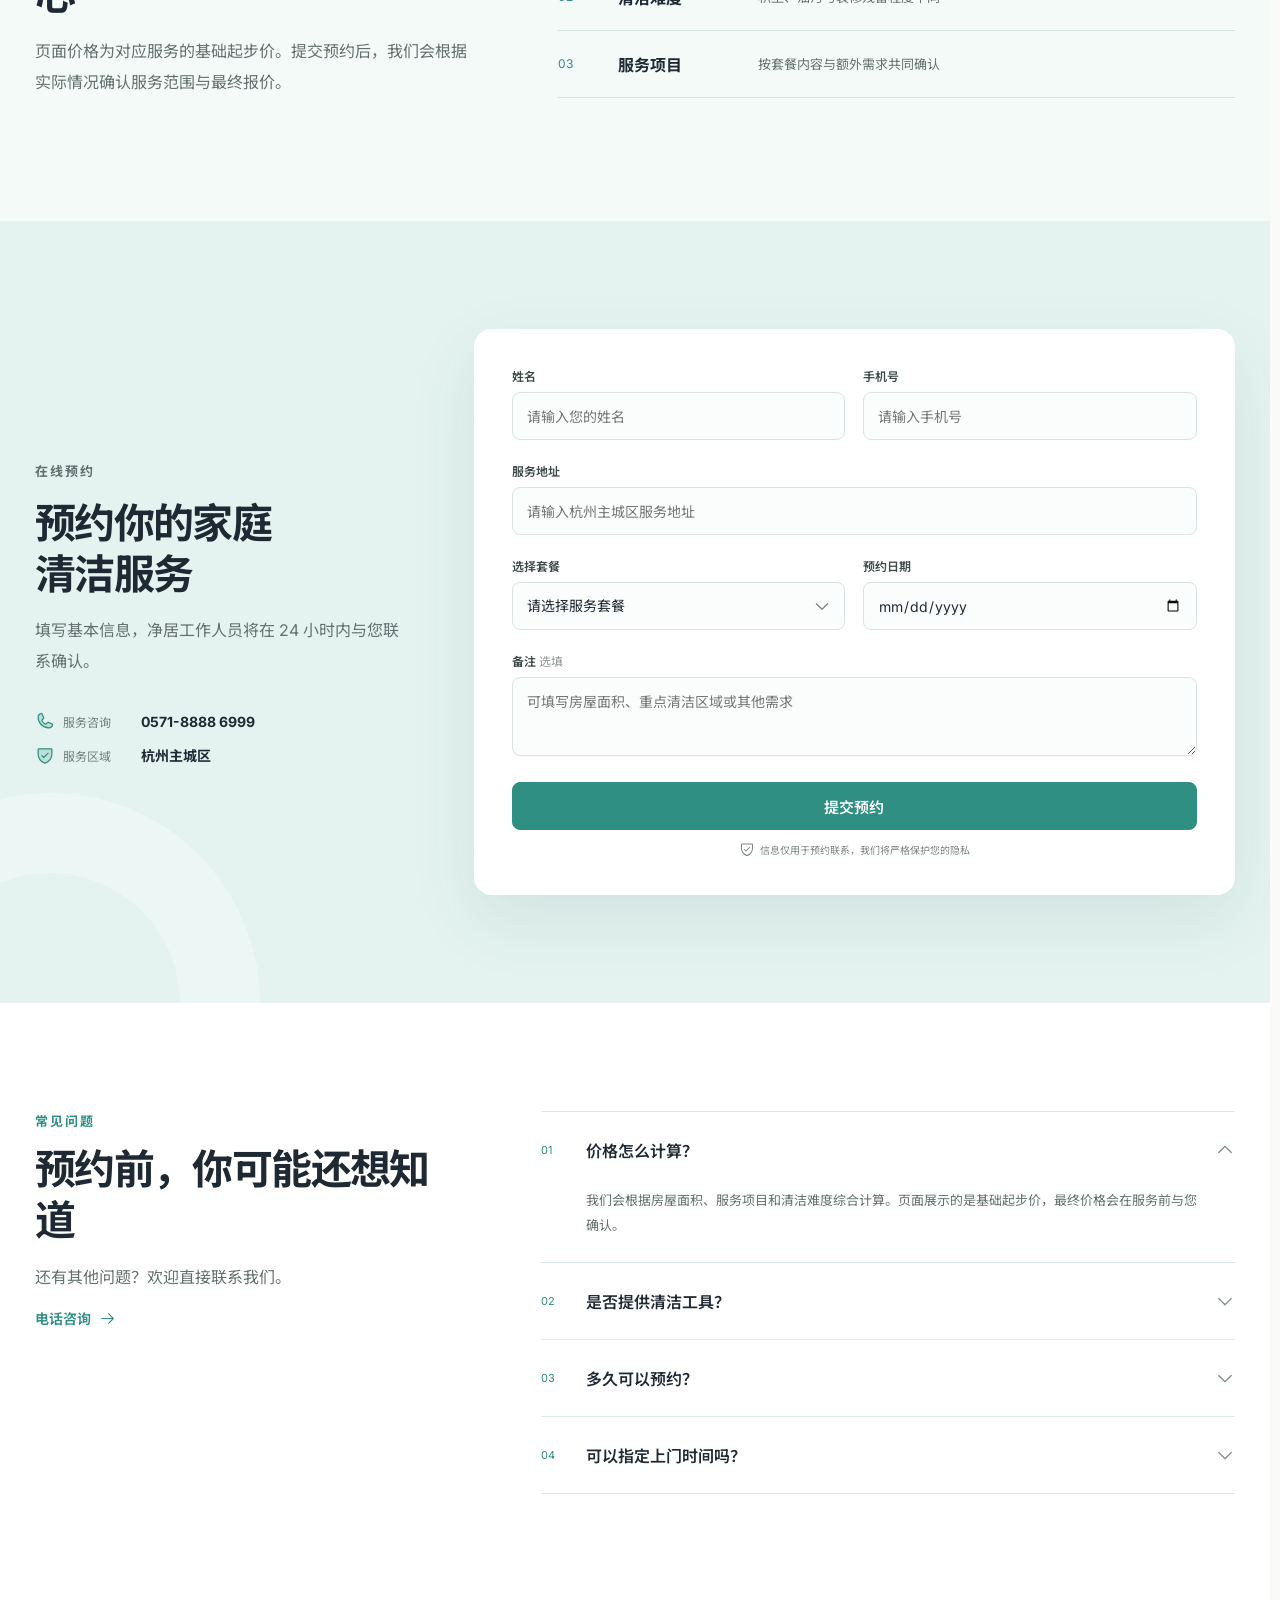
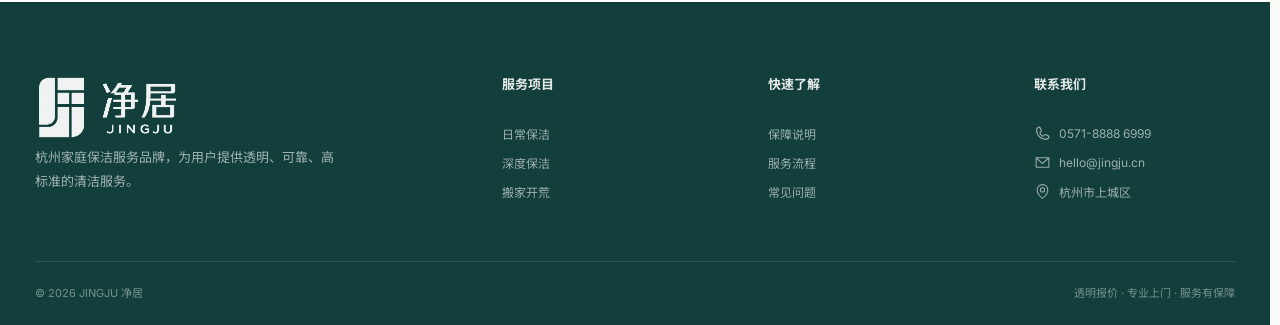
<file: 009-jingju-from-scratch/index.html>
<!doctype html>
<html lang="zh-CN">
  <head>
    <meta charset="UTF-8" />
    <meta name="viewport" content="width=device-width, initial-scale=1.0" />
    <meta name="theme-color" content="#2f8f83" />
    <meta name="description" content="净居提供杭州家庭保洁、深度清洁、搬家开荒服务，透明报价，专业上门。" />
    <meta name="keywords" content="杭州家政保洁,杭州家庭保洁,杭州上门保洁,深度保洁,搬家开荒保洁" />
    <title>杭州家庭保洁服务｜净居 JINGJU</title>
    <script type="module" crossorigin src="./assets/index-ClnCWm1a.js"></script>
    <link rel="stylesheet" crossorigin href="./assets/index-DkoZkZkJ.css">
  </head>
  <body>
    <div id="root"></div>
  </body>
</html>
</file>
<file: 001-jingyu-coffee/style.css>
@import url('https://fonts.googleapis.com/css2?family=Ma+Shan+Zheng&family=Noto+Sans+SC:wght@400;500;600&display=swap');

:root {
  --cream: #f6f1e7;
  --paper: #fffdf8;
  --ink: #2f241d;
  --green: #52614d;
  --caramel: #a66a3f;
  --line: #ded5c6;
  --serif: "Noto Sans SC", "Microsoft YaHei", Arial, sans-serif;
  --sans: "Noto Sans SC", "Microsoft YaHei", Arial, sans-serif;
}

* { box-sizing: border-box; }
html { scroll-behavior: smooth; }
body { margin: 0; background: var(--paper); color: var(--ink); font: 16px/1.8 var(--sans); transition: background .55s ease, color .55s ease; }
a { color: inherit; text-decoration: none; }
button { font: inherit; }

.site-header, .section, .hero, footer { padding-left: max(8vw, 56px); padding-right: max(8vw, 56px); }
.site-header { min-height: 160px; display: flex; align-items: center; justify-content: space-between; gap: 32px; background: var(--cream); transition: background .55s ease; }
.brand { display: inline-flex; flex-direction: column; align-items: flex-start; font: 400 120px/.76 "Ma Shan Zheng", cursive; letter-spacing: .08em; white-space: nowrap; }
.brand small { margin: 9px 0 0 7px; color: var(--caramel); font: 600 10px/1 var(--sans); letter-spacing: .28em; }
.site-nav { display: flex; align-items: center; gap: clamp(28px, 3.4vw, 60px); }
.site-nav a { position: relative; font: 500 18px/1.2 var(--sans); letter-spacing: .04em; white-space: nowrap; }
.site-nav a::after { position: absolute; right: 0; bottom: -9px; left: 0; height: 1px; background: var(--caramel); content: ""; transform: scaleX(0); transform-origin: left; transition: transform .25s ease; }
.site-nav a:hover::after, .site-nav a:focus-visible::after { transform: scaleX(1); }
.header-actions { display: flex; align-items: center; gap: 12px; }
.button, .scene-toggle { display: inline-flex; align-items: center; justify-content: center; min-height: 45px; padding: 11px 20px; border: 0; border-radius: 999px; cursor: pointer; font: 500 15px/1.2 var(--sans); letter-spacing: .04em; transition: transform .2s ease, background .25s ease; }
.button:hover, .scene-toggle:hover { transform: translateY(-2px); }
.button-primary { background: var(--green); color: #fff; }
.scene-toggle { gap: 7px; background: transparent; color: var(--green); box-shadow: inset 0 0 0 1px rgba(82, 97, 77, .45); }
.scene-icon { font: 20px/1 Arial, sans-serif; }

.hero, .space, .visit { display: grid; grid-template-columns: minmax(0, .94fr) minmax(400px, 1.06fr); gap: clamp(54px, 6vw, 112px); align-items: center; padding-top: 82px; padding-bottom: 88px; background: var(--cream); transition: background .55s ease; }
.hero { min-height: 565px; }
.eyebrow { margin: 0; color: var(--caramel); font: 600 12px/1.3 var(--sans); letter-spacing: .16em; }
h1, h2, h3 { font-family: var(--serif); line-height: 1.28; }
h1 { max-width: 650px; margin: 18px 0 20px; font-family: var(--sans); font-size: clamp(45px, 4.2vw, 70px); font-weight: 600; letter-spacing: .02em; }
h2 { margin: 8px 0 30px; font-size: clamp(30px, 2.6vw, 42px); font-weight: 500; }
h3 { margin: 12px 0 8px; font-size: 21px; font-weight: 600; }
.lead { margin: 0; font-size: 18px; }
.scene-note { display: inline-block; margin: 24px 0 0; padding-top: 13px; border-top: 1px solid var(--line); color: #6d6258; font: 14px/1.6 var(--sans); }
.night-copy { display: none; }

.hero-visual { position: relative; display: grid; min-height: 410px; overflow: hidden; border-radius: 24px; background: #c6ae8b; place-items: center; transition: background .55s ease; }
.hero-photo { position: absolute; inset: 0; width: 100%; height: 100%; object-fit: cover; transition: opacity .8s ease, filter .55s ease; }
.hero-day-photo { opacity: 1; }
.hero-night-photo { opacity: 0; object-position: center 56%; }
.window-light { position: absolute; top: 0; right: 0; width: 58%; height: 100%; background: linear-gradient(122deg, rgba(255,255,255,.58), rgba(255,255,255,0) 65%); }
.coffee-cup { position: relative; z-index: 1; width: 125px; height: 92px; border-radius: 0 0 48px 48px; background: #f6f0e5; box-shadow: 30px 12px 0 -8px #f6f0e5, 0 28px 32px rgba(67,43,24,.16); }
.coffee-cup::before { position: absolute; top: -13px; left: 8px; width: 109px; height: 28px; border-radius: 50%; background: #4b3020; box-shadow: inset 0 0 0 7px #e8d7be; content: ""; }
.coffee-cup i { position: absolute; top: -67px; left: 58px; width: 3px; height: 48px; border-radius: 50%; background: rgba(255,255,255,.75); box-shadow: -22px -5px 0 -1px rgba(255,255,255,.54), 19px 2px 0 -1px rgba(255,255,255,.54); }
.visual-caption { position: absolute; bottom: 31px; left: 32px; z-index: 1; margin: 0; color: #fff; font: 500 14px var(--sans); letter-spacing: .07em; }
.night-caption { display: none; }

.section { padding-top: 102px; padding-bottom: 102px; }
.craft-intro { display: grid; grid-template-columns: minmax(280px, .78fr) minmax(420px, 1.22fr); gap: clamp(46px, 6vw, 96px); align-items: center; margin-bottom: 46px; }
.craft-intro > div > p:not(.eyebrow) { max-width: 430px; margin: 0; }
.craft-scene { position: relative; min-height: 390px; overflow: hidden; border-radius: 22px; background: #c8b08c; box-shadow: 0 18px 42px rgba(61, 43, 25, .12); }
.craft-photo { position: absolute; inset: 0; width: 100%; height: 100%; object-fit: cover; transition: opacity .9s ease; }
.craft-day-photo { opacity: 1; }
.craft-night-photo { opacity: 0; }
.craft-caption { position: absolute; z-index: 2; right: 22px; bottom: 19px; left: 22px; margin: 0; color: #fff; font: 500 14px/1.5 var(--sans); letter-spacing: .05em; text-shadow: 0 1px 14px rgba(0, 0, 0, .5); transition: opacity .6s ease; }
.craft-night-caption { opacity: 0; }
.card-grid { display: grid; grid-template-columns: repeat(3, 1fr); gap: 20px; }
.info-card, .bean-card { min-height: 178px; overflow: hidden; border-radius: 16px; background: var(--cream); transition: transform .25s ease, background .55s ease; }
.info-card:hover, .bean-card:hover { transform: translateY(-5px); }
.card-photo, .bean-photo { display: block; width: 100%; object-fit: cover; }
.card-photo { height: auto; aspect-ratio: 1.42 / 1; object-fit: contain; margin-bottom: -64px; -webkit-mask-image: linear-gradient(to bottom, #000 0 48%, rgba(0,0,0,.55) 68%, transparent 100%); mask-image: linear-gradient(to bottom, #000 0 48%, rgba(0,0,0,.55) 68%, transparent 100%); }
.bean-photo { height: auto; aspect-ratio: 1.3 / 1; object-position: center; -webkit-mask-image: linear-gradient(to bottom, #000 60%, transparent 100%); mask-image: linear-gradient(to bottom, #000 60%, transparent 100%); }
.card-copy, .bean-copy { position: relative; z-index: 1; padding: 22px 24px 25px; }
.info-card span { display: block; width: 10px; height: 10px; border-radius: 50%; background: var(--caramel); }
.info-card p, .bean-card p { margin: 0; font-size: 15px; }
.bean-card b { color: var(--caramel); font: 600 12px var(--sans); letter-spacing: .08em; }
.bean-card strong { display: block; margin-top: 15px; color: var(--green); font: 600 25px var(--serif); }
.beans { background: #fbf9f4; }

.space { background: var(--cream); }
.space-visual { position: relative; display: grid; min-height: 370px; overflow: hidden; border-radius: 22px; background: #c8b08c; }
.space-visual img { width: 100%; height: 100%; object-fit: cover; }

.visit { color: #fff; background: var(--green); }
.visit .eyebrow { color: #ead7bd; }
.visit h2 { color: #fff; }
.button-light { margin-top: 21px; color: var(--green); background: #fff; }
.map { position: relative; display: grid; min-height: 330px; overflow: hidden; border-radius: 22px; color: var(--green); background: #d8c8ae; place-content: center; text-align: center; }
.map::before, .map::after { position: absolute; background: rgba(82,97,77,.22); content: ""; }
.map::before { width: 130%; height: 2px; transform: rotate(-25deg); }
.map::after { width: 2px; height: 130%; transform: rotate(37deg); }
.map b, .map span, .map i { position: relative; z-index: 1; }
.map b { font: 600 28px var(--serif); }
.map span { margin-top: 5px; font: 15px var(--serif); }
.map i { width: 18px; height: 18px; margin: 18px auto 0; border-radius: 50% 50% 50% 0; background: var(--caramel); transform: rotate(-45deg); }
.map-live { display: block; background: #d8c8ae; }
.map-live::before, .map-live::after { display: none; }
.map-live iframe { display: block; width: 100%; height: 100%; min-height: 330px; border: 0; }
footer { padding-top: 30px; padding-bottom: 30px; color: #fff; background: var(--ink); font: 14px var(--sans); letter-spacing: .08em; }

body[data-scene="night"] { --cream: #282522; --paper: #1f1d1b; --ink: #f4e8d5; --green: #bf9a69; --caramel: #e6b878; --line: #5c5146; }
body[data-scene="night"] .site-header { background: #24211f; }
body[data-scene="night"] .day-copy, body[data-scene="night"] .day-caption { display: none; }
body[data-scene="night"] .night-copy, body[data-scene="night"] .night-caption { display: block; }
body[data-scene="night"] .night-copy { animation: fade-in .45s ease both; }
body[data-scene="night"] .hero-visual { background: #5d4638; }
body[data-scene="night"] .hero-day-photo { opacity: 0; }
body[data-scene="night"] .hero-night-photo { opacity: 1; }
body[data-scene="night"] .window-light { background: radial-gradient(circle at 70% 22%, rgba(255,207,128,.72), rgba(255,176,91,.11) 36%, transparent 65%); }
body[data-scene="night"] .coffee-cup { background: #e9d8c2; box-shadow: 30px 12px 0 -8px #e9d8c2, 0 28px 32px rgba(0,0,0,.28); }
body[data-scene="night"] .info-card, body[data-scene="night"] .bean-card { background: #312d29; }
body[data-scene="night"] .beans { background: #211f1d; }
body[data-scene="night"] .space-visual { background: #725746; }
body[data-scene="night"] .craft-day-photo { opacity: 0; }
body[data-scene="night"] .craft-night-photo { opacity: 1; }
body[data-scene="night"] .craft-day-caption { opacity: 0; }
body[data-scene="night"] .craft-night-caption { opacity: 1; }
body[data-scene="night"] .scene-toggle { color: #f4e8d5; box-shadow: inset 0 0 0 1px rgba(244,232,213,.38); }
body[data-scene="night"] .button-primary { color: #261f19; background: #e6b878; }
body[data-scene="night"] footer { background: #151311; }

@keyframes fade-in { from { opacity: 0; transform: translateY(8px); } to { opacity: 1; transform: translateY(0); } }
@media (max-width: 820px) {
  .site-header, .section, .hero, footer { padding-right: max(6vw, 24px); padding-left: max(6vw, 24px); }
  .site-header { padding-top: 18px; padding-bottom: 18px; flex-wrap: wrap; gap: 17px; }
  .brand { font-size: 58px; }
  .brand small { margin-top: 7px; font-size: 8px; }
  .site-nav { order: 3; width: 100%; justify-content: space-between; gap: 12px; }
  .site-nav a { font-size: 17px; }
  .header-actions { margin-left: auto; }
  .scene-label { display: none; }
  .scene-toggle { min-width: 45px; padding: 10px; }
  .hero, .space, .visit { grid-template-columns: 1fr; gap: 40px; padding-top: 62px; padding-bottom: 62px; }
  .craft-intro { grid-template-columns: 1fr; gap: 32px; }
  .craft-scene { min-height: 290px; }
  .hero { min-height: auto; }
  .hero-visual { min-height: 330px; }
  .section { padding-top: 76px; padding-bottom: 76px; }
  .card-grid { grid-template-columns: 1fr; }
  .info-card, .bean-card { min-height: auto; }
}
@media (max-width: 430px) {
  .button-primary { padding-right: 15px; padding-left: 15px; font-size: 14px; }
  h1 { font-size: 42px; }
}
</file>
<file: 003-weilan-fan/assets/index-BzOqpPEB.css>
@import"https://fonts.googleapis.com/css2?family=DM+Mono:wght@400;500&family=Noto+Sans+SC:wght@400;500;600;700&display=swap";:root{--ink:#182836;--muted:#64737d;--mist:#f4f7f7;--blue:#dce9ee;--line:#dce3e5;--mint:#a8cfc6;--white:#fff;font-family:Noto Sans SC,Arial,sans-serif;color:var(--ink);background:var(--white)}*{box-sizing:border-box}html{scroll-behavior:smooth}body{margin:0;min-width:320px;background:#fff}a{color:inherit;text-decoration:none}img{display:block;max-width:100%}.site-header{height:82px;display:flex;align-items:center;justify-content:space-between;padding:0 clamp(24px,6vw,96px);position:fixed;top:0;left:0;width:100%;z-index:20;border-bottom:1px solid rgba(24,40,54,.1);background:#ffffffd1;-webkit-backdrop-filter:blur(12px);backdrop-filter:blur(12px)}.brand{font-size:21px;font-weight:700;letter-spacing:.08em}.brand img{width:82px;height:76px;object-fit:contain;object-position:left center}.brand span{font:10px DM Mono,monospace;letter-spacing:.16em;vertical-align:middle;margin-left:4px;color:#68808c}.site-header nav{display:flex;gap:34px;font-size:18px;color:#465965}.site-header nav a:hover{color:var(--ink)}.header-cta{font-size:14px;padding:11px 20px;border-radius:99px;background:var(--ink);color:#fff;white-space:nowrap}.hero{min-height:760px;padding:165px clamp(24px,8vw,132px) 72px;display:flex;align-items:center;overflow:hidden;background-color:#f6f7f6;background-image:url(weilan-s1-hero-v3.png);background-position:right center;background-size:contain;background-repeat:no-repeat}.hero-copy{position:relative;z-index:1;max-width:540px}.eyebrow{margin:0 0 17px;font:11px DM Mono,monospace;letter-spacing:.12em;color:#637987}.hero h1,.section h2,.reserve h2{margin:0;font-size:clamp(48px,5.1vw,78px);letter-spacing:-.07em;line-height:1.18;font-weight:600}.hero-text{font-size:17px;line-height:1.85;margin:28px 0;color:#51616a}.hero-actions{display:flex;gap:13px;margin-top:37px}.hero-actions .button{min-width:166px;height:52px}.button{display:inline-flex;justify-content:center;align-items:center;border-radius:99px;padding:14px 23px;font-size:14px;font-weight:500;transition:transform .2s,background .2s}.button:hover{transform:translateY(-2px)}.primary{background:var(--ink);color:#fff;border:0}.secondary{border:1px solid #aebcc2;background:#ffffff5c;-webkit-backdrop-filter:blur(3px);backdrop-filter:blur(3px)}.section{padding:128px clamp(24px,8vw,132px)}.introduction{text-align:center}.introduction h2{font-size:clamp(40px,4vw,58px)}.section-lede{margin:23px auto 64px;color:var(--muted);font-size:16px}.advantage-grid{display:grid;grid-template-columns:repeat(3,1fr);border-top:1px solid var(--line);text-align:left}.advantage{padding:34px 38px 5px;border-right:1px solid var(--line);min-height:232px}.advantage:last-child{border:0}.advantage-index,.scenario-kicker{font:11px DM Mono,monospace;color:#7f959f}.advantage-number{font-size:37px;margin:25px 0 4px;letter-spacing:-.05em}.advantage h3,.scenario h3{font-size:19px;margin:0 0 9px}.advantage p:last-child{font-size:14px;color:var(--muted);line-height:1.75;max-width:230px}.scenario-section{background:#eff4f5}.split-heading{display:flex;align-items:flex-end;justify-content:space-between;margin-bottom:58px}.split-heading h2{font-size:clamp(40px,4vw,59px)}.split-heading>p{width:305px;color:var(--muted);line-height:1.8;font-size:15px;margin:0 0 9px}.scenario-grid{display:grid;grid-template-columns:repeat(3,1fr);gap:20px}.scenario{background:#fff}.scenario img{width:100%;aspect-ratio:1.2;object-fit:cover}.scenario div{padding:25px 25px 30px}.scenario-kicker{margin:0 0 18px}.scenario p:last-child{font-size:14px;color:var(--muted);line-height:1.75;margin:0}.comparison{background:#172936;color:#f6f9f9}.comparison .eyebrow{color:#a8cfc6}.comparison-head{margin-bottom:64px}.comparison h2{font-size:clamp(40px,4vw,58px)}.compare-table{border-top:1px solid rgba(255,255,255,.23)}.compare-row{display:grid;grid-template-columns:1fr 1.05fr 1.05fr;border-bottom:1px solid rgba(255,255,255,.17);font-size:15px}.compare-row span{padding:24px 20px}.compare-row span:first-child{padding-left:0;color:#adbbc2}.compare-labels{font-size:12px;color:#9eafb7}.compare-labels span:last-child{color:#fff;background:#3b6a79;font-weight:700;font-size:13px;letter-spacing:.03em}.highlight{color:#effffb;background:#6db8aa3b;font-weight:600}.parameter-section{display:grid;grid-template-columns:.9fr 1.1fr;gap:8vw;align-items:center}.parameter-intro img{height:auto;width:100%;aspect-ratio:4/5;object-fit:cover}.parameter-grid{display:grid;grid-template-columns:repeat(2,1fr);border-top:1px solid var(--line);border-left:1px solid var(--line)}.parameter{padding:27px;border-right:1px solid var(--line);border-bottom:1px solid var(--line);min-height:112px}.parameter span{display:block;color:var(--muted);font-size:13px;margin-bottom:17px}.parameter strong{font-size:19px;font-weight:500}.reserve{background:#dce9ee;padding:112px clamp(24px,8vw,132px);display:grid;grid-template-columns:1fr 440px;gap:12vw}.reserve h2{font-size:clamp(42px,4.2vw,62px)}.reserve-copy>p:not(.eyebrow){font-size:16px;line-height:1.8;color:#435763;margin:25px 0}.reserve dl{font-size:14px;color:#435763}.reserve dl div{display:flex;gap:34px;margin:10px 0}.reserve dt{color:#74848c}.reserve dd{margin:0}.reserve-form{padding:33px;background:#fff;display:flex;flex-direction:column;gap:17px;align-self:center}.reserve-form label{font-size:13px;color:#52666f;display:flex;flex-direction:column;gap:8px}.reserve-form input,.reserve-form select{border:0;border-bottom:1px solid #dbe2e4;padding:10px 0 12px;background:transparent;font:14px Noto Sans SC,sans-serif;color:var(--ink);outline:none}.form-button{margin-top:9px;width:100%;cursor:pointer}.reserve-form small{font-size:11px;line-height:1.6;color:#89979d}.success{min-height:290px;display:flex;justify-content:center;align-items:flex-start;flex-direction:column;gap:13px}.success p{margin:0;color:#6a8990;font:12px DM Mono,monospace;letter-spacing:.1em}.success strong{font-size:21px}.success button{border:0;background:transparent;text-decoration:underline;padding:0;color:#536b76;cursor:pointer}footer{display:flex;align-items:center;justify-content:space-between;padding:37px clamp(24px,8vw,132px);font-size:13px;color:#61727b}footer p{margin:0}footer .brand{font-size:18px;color:var(--ink)}@media(max-width:780px){.site-header{height:104px;padding:9px 20px 0;align-items:flex-start}.site-header nav{display:flex;position:absolute;left:20px;right:20px;bottom:10px;justify-content:space-between;gap:0;font-size:12px}.brand{font-size:18px}.brand img{width:54px;height:38px}.header-cta{font-size:12px;padding:9px 15px}.hero{position:relative;min-height:760px;padding:140px 24px 42px;display:flex;flex-direction:column;align-items:flex-start;background-size:contain;background-position:72% center}.hero-copy{position:static}.hero h1{font-size:49px}.hero-text{font-size:15px;margin:20px 0}.hero-actions{position:absolute;left:24px;right:24px;bottom:44px;margin:0;gap:8px}.hero-actions .button{flex:1;min-width:0;height:52px}.section{padding:78px 24px}.introduction{text-align:left}.introduction h2,.split-heading h2,.comparison h2,.reserve h2{font-size:38px}.section-lede{margin:19px 0 38px}.advantage-grid{grid-template-columns:1fr}.advantage{border-right:0;border-bottom:1px solid var(--line);padding:26px 0;min-height:0}.advantage:last-child{border-bottom:0}.advantage-number{font-size:31px;margin:16px 0 4px}.split-heading{display:block;margin-bottom:35px}.split-heading>p{width:auto;margin-top:20px}.scenario-grid{grid-template-columns:1fr;gap:18px}.scenario img{aspect-ratio:1.25}.comparison{padding-top:78px;padding-bottom:78px}.comparison-head{margin-bottom:35px}.compare-row{grid-template-columns:.8fr 1fr 1.15fr;font-size:12px}.compare-row span{padding:17px 8px}.compare-row span:first-child{padding-left:0}.parameter-section{grid-template-columns:1fr;gap:32px}.parameter-intro{order:-1}.parameter-intro img{height:auto;aspect-ratio:4/5}.parameter{padding:20px 13px;min-height:94px}.parameter strong{font-size:16px}.reserve{grid-template-columns:1fr;padding:76px 24px;gap:41px}.reserve-form{padding:25px}.reserve dl div{display:block}.reserve dd{margin-top:4px}footer{padding:30px 24px;display:grid;gap:12px}footer p{order:3}.button{padding:13px 17px;font-size:13px}}
</file>
<file: 006-tail-club/assets/index-DaTARQah.css>
@import"https://fonts.googleapis.com/css2?family=Noto+Sans+SC:wght@400;500;600;700;800&display=swap";:root{--orange:#ff681d;--brown:#432f24;--cream:#fffaf4;--muted:#7d6a5e}*{box-sizing:border-box}html{scroll-behavior:smooth}body{margin:0;background:var(--cream);color:var(--brown);font-family:Noto Sans SC,Arial,sans-serif}button,input,select{font:inherit}button{cursor:pointer}.site-header{height:98px;padding:0 6.5vw;display:flex;align-items:center;gap:30px;background:#fffdf9ee;position:sticky;top:0;z-index:10}.brand{border:0;background:none;width:175px;padding:0}.brand img{width:165px}.site-header nav{display:flex;justify-content:center;gap:54px;flex:1}.site-header nav button,.menu{border:0;background:none;color:var(--brown);font-weight:700}.button{border:1px solid var(--orange);border-radius:10px;background:var(--orange);color:#fff;padding:15px 28px;font-weight:800}.ghost{background:#fff9;box-shadow:none;color:var(--brown);border-color:#aa8b76}.menu,.mobile-nav{display:none}.hero{height:675px;position:relative;overflow:hidden}.hero>img{width:100%;height:100%;object-fit:cover;object-position:center;display:block}.hero:after{content:"";position:absolute;top:0;right:0;bottom:0;left:0;background:linear-gradient(90deg,#fffdf944,#fff0 48%)}.hero-overlay{position:absolute;z-index:1;top:50%;left:7vw;transform:translateY(-50%);max-width:610px}.eyebrow{margin:0 0 12px;font-size:13px;letter-spacing:.1em;color:var(--orange);font-weight:800}.hero h1{font-size:clamp(42px,5vw,68px);line-height:1.2;letter-spacing:-.06em;margin:0 0 24px}.hero h1 span{color:var(--orange)}.hero-overlay>p:not(.eyebrow){font-size:18px;line-height:1.8;color:#67564d}.hero-overlay>div{display:flex;gap:15px;margin:28px 0 42px}.hero-overlay small{font-weight:600;color:#765e4e}.section{padding:100px 7vw}.section-title{text-align:center;margin-bottom:40px}.section-title h2,.map-copy h2{font-size:38px;margin:0}.section-title>p:last-child{color:var(--muted)}.service-showcase{display:grid;grid-template-columns:.72fr 1.28fr;max-width:1240px;margin:auto;min-height:520px;border:1px solid #eddfd5;border-radius:20px;overflow:hidden;background:#fff}.service-picker{padding:42px}.card-kicker{font-size:24px;font-weight:800;margin:0}.card-caption{color:var(--muted);font-size:14px}.service-picker>button:not(.button){display:grid;grid-template-columns:1fr auto;gap:4px;width:100%;padding:15px;border:1px solid #e8d8cb;background:#fffaf4;border-radius:12px;margin:10px 0;text-align:left;color:var(--brown)}.service-picker>button.active{border-color:var(--orange);background:#fff1e7}.service-picker small{color:var(--muted)}.service-picker b{grid-row:1/3;grid-column:2;color:var(--orange);align-self:center}.full{width:100%;margin-top:17px}.service-image{position:relative;min-height:520px}.service-image>img{width:100%;height:100%;object-fit:cover}.service-image>div{position:absolute;bottom:25px;left:25px;color:#fff;text-shadow:0 2px 10px #322}.service-image span,.service-image b{font-weight:800;font-size:24px;margin-right:14px}.environment{padding:100px 7vw;background:#f7eee5}.space-grid{display:grid;grid-template-columns:1.1fr .8fr 1fr;gap:15px;max-width:1240px;margin:auto;align-items:start}.space-grid figure{height:350px;margin:0;position:relative;overflow:hidden}.space-grid figure:nth-child(2){margin-top:75px;height:285px}.space-grid figure:nth-child(3){margin-top:28px;height:400px}.space-grid img{width:300%;height:100%;object-fit:cover}.space-grid figure:nth-child(2) img{transform:translate(-33.33%)}.space-grid figure:nth-child(3) img{transform:translate(-66.66%)}figcaption{position:absolute;bottom:15px;left:18px;color:#fff;font-size:22px;font-weight:800;text-shadow:0 2px 9px #321}.process-strip{padding:70px 7vw;text-align:center}.process-strip>p{font-size:28px;font-weight:800;margin:0 0 36px}.process-strip>div{display:grid;grid-template-columns:repeat(4,1fr);max-width:1100px;margin:auto;position:relative}.process-strip>div:before{content:"";position:absolute;height:2px;left:12%;right:12%;top:22px;background:var(--orange);transform-origin:left;animation:lineGrow 2.2s ease-out both}.process-strip article{position:relative;border-right:1px dashed #ddcaba;padding:10px;animation:pop 1.2s both}.process-strip article:nth-child(2){animation-delay:.35s}.process-strip article:nth-child(3){animation-delay:.7s}.process-strip article:nth-child(4){animation-delay:1.05s}.process-strip article:last-child{border:0}.process-strip b{color:var(--orange);background:var(--cream);padding:0 9px;position:relative}.process-strip h3{margin:10px 0 5px}.process-strip small{color:var(--muted)}@keyframes lineGrow{0%{transform:scaleX(0)}to{transform:scaleX(1)}}@keyframes pop{0%{opacity:0;transform:translateY(24px)}to{opacity:1;transform:none}}.advantage-gallery{padding:70px 7vw;display:grid;gap:34px}.advantage-gallery article{display:grid;grid-template-columns:1fr 1fr;align-items:center;gap:50px}.advantage-gallery article:nth-child(2n) img{order:-1}.advantage-gallery img{width:100%;height:340px;object-fit:cover}.advantage-gallery h3{font-size:32px;margin:0 0 10px}.advantage-gallery p{color:var(--muted)}.booking{display:grid;grid-template-columns:.8fr 1.2fr;gap:70px;background:#fffaf5}.booking-copy{padding-top:22px}.booking-copy>p:not(.eyebrow){color:var(--muted)}.booking-services{display:grid;gap:10px;margin-top:30px}.booking-services button{border:1px solid #e3d2c5;border-radius:10px;background:#fff;padding:13px;text-align:left;color:var(--brown)}.booking-services button.selected{border-color:var(--orange);background:#fff0e6}.booking-services strong,.booking-services small{display:block}.booking-services small{color:var(--muted)}form,.success{padding:32px;background:#fff;border:1px solid #eaded5;border-radius:18px}.fields{display:grid;grid-template-columns:repeat(2,1fr);gap:17px}.fields label{font-size:13px;font-weight:700}.fields input,.fields select{width:100%;height:47px;margin-top:7px;border:1px solid #ddcdc1;border-radius:8px}.fields small{color:#c94031}.times{display:flex;gap:6px;margin-top:7px}.times button{flex:1;padding:9px 4px;border:1px solid #ddcdc1;border-radius:8px;background:#fff}.times .selected{border-color:var(--orange);color:var(--orange)}.map-section{display:grid;grid-template-columns:1fr 1fr;align-items:center;background:#f6ece2}.map-copy{padding:75px 7vw}.map-copy p:not(.eyebrow){color:var(--muted);line-height:1.8}.map-canvas{height:330px;margin:24px 7vw 24px 0;border-radius:16px;overflow:hidden;background:#e9ded2;display:grid;place-items:center}.faq{max-width:1050px;margin:auto}.faq details{border-top:1px solid #e5d7cb;padding:21px 4px}.faq details:last-child{border-bottom:1px solid #e5d7cb}.faq summary{display:flex;justify-content:space-between;font-weight:800;cursor:pointer}.faq summary span{color:var(--orange);font-size:21px}.faq p{color:var(--muted)}footer{background:var(--brown);color:#ecdcd0;display:flex;align-items:center;gap:34px;padding:42px 7vw}footer img{width:155px;background:#fff7ef;border-radius:9px;padding:4px}footer p{flex:1;font-size:13px}footer small{color:#bca395}@media(max-width:820px){.site-header{height:74px;padding:0 20px}.brand{width:150px}.brand img{width:140px}.site-header nav,.header-cta{display:none}.menu{display:block;margin-left:auto}.mobile-nav{position:absolute;top:74px;left:0;right:0;display:grid;background:#fff;padding:16px 20px}.mobile-nav button{padding:10px 0;border:0;background:none;text-align:left;font-weight:700}.hero{height:610px}.hero-overlay{left:25px;right:25px;max-width:355px}.hero h1{font-size:42px}.section,.environment{padding:70px 20px}.service-showcase,.booking,.map-section{grid-template-columns:1fr}.service-picker{padding:27px}.service-image{min-height:360px}.space-grid{grid-template-columns:1fr}.space-grid figure,.space-grid figure:nth-child(2),.space-grid figure:nth-child(3){margin:0;height:290px}.process-strip{padding:55px 20px}.process-strip>p{font-size:22px}.process-strip>div{grid-template-columns:repeat(2,1fr);gap:18px}.process-strip>div:before{display:none}.process-strip article:nth-child(2){border:0}.advantage-gallery{padding:60px 20px}.advantage-gallery article,.advantage-gallery article:nth-child(2n){grid-template-columns:1fr;gap:18px}.advantage-gallery article:nth-child(2n) img{order:0}.advantage-gallery img{height:280px}.fields{grid-template-columns:1fr}.map-copy{padding:55px 25px}.map-canvas{height:320px;margin:0 20px 30px}.faq{padding:65px 20px}footer{display:block;padding:35px 25px}footer img{margin-bottom:15px}}.advantage-gallery{padding:86px 7vw;gap:46px}.advantage-gallery article{display:grid;grid-template-columns:repeat(2,minmax(0,1fr));align-items:stretch;gap:0;width:100%;max-width:1160px;min-height:435px;margin:auto;overflow:hidden;background:#fffdf9;border:1px solid #eaded4;border-radius:20px}.advantage-gallery article:nth-child(2n) img{order:2}.advantage-gallery img{width:100%;height:100%;min-height:435px;display:block;object-fit:cover;object-position:center;background:#f3e8dd}#environment figure{background-image:none!important}#environment figure>img{display:block;width:100%;height:100%;object-fit:cover;background:#e8ddcf}.environment-desktop{display:grid;grid-template-columns:52px repeat(3,minmax(0,1fr)) 52px;grid-template-rows:auto auto;gap:16px;align-items:center;width:min(100%,980px);margin:auto}.environment-desktop>button{border:0;background:transparent;color:#5a4435;font-size:38px;line-height:1}.environment-desktop figure{width:100%;aspect-ratio:395 / 793;height:auto;margin:0;position:relative;overflow:hidden;border-radius:18px;background:#e8ddcf}#environment .environment-desktop figure>img{height:100%;object-fit:contain}.environment-mobile{display:none}.environment-dots{grid-column:1 / -1;display:flex;justify-content:center;gap:9px}.environment-dots button{width:10px;height:10px;padding:0;border:0;border-radius:50%;background:#d6c5b6}.environment-dots button.active{background:#ff6b24}.mobile-nav.is-open{display:grid}@media(max-width:820px){.mobile-nav{display:none!important}.mobile-nav.is-open{display:grid!important}}.advantage-gallery article>div{align-self:center;padding:clamp(36px,5vw,72px)}@media(max-width:820px){.hero{height:auto;display:flex;flex-direction:column}.hero>img{width:100%;height:320px;object-fit:cover;object-position:70% center;background:#e7dccf}.hero-overlay{position:relative;top:auto;left:auto;right:auto;transform:none;max-width:none;padding:38px 25px 50px;background:#fffaf4}.environment-desktop{display:none}.environment-mobile{display:block;position:relative;width:min(100%,350px);margin:auto}.environment-mobile figure{width:100%;aspect-ratio:395 / 793;height:auto;margin:0;position:relative;overflow:hidden;border-radius:14px}#environment .environment-mobile figure>img{width:100%;height:100%;object-fit:contain}.environment-mobile>button{position:absolute;z-index:2;top:50%;width:42px;height:42px;border:0;border-radius:50%;background:#fffdf9d9;color:#4b3528;font-size:28px;line-height:1}.environment-mobile>button:first-of-type{left:12px}.environment-mobile>button:nth-of-type(2){right:12px}.environment-mobile .environment-dots{margin-top:12px}.advantage-gallery{padding:60px 20px;gap:38px}.advantage-gallery article,.advantage-gallery article:nth-child(2n){grid-template-columns:1fr;gap:18px;min-height:0;overflow:visible;border:0;background:transparent}.advantage-gallery article:nth-child(2n) img{order:0}.advantage-gallery img{height:auto;min-height:0;aspect-ratio:3 / 2;border-radius:16px}.advantage-gallery article>div{padding:0}}
</file>
<file: 007-ichibancho-ramen/style.css>
:root { --navy: #041421; --navy-2: #071d2d; --cream: #f1e5cc; --muted: #a99c84; --red: #c53a25; --gold: #b88a45; --line: rgba(239,226,199,.22); --serif: "Noto Serif SC", "Songti SC", serif; --sans: "Manrope", "PingFang SC", sans-serif; }
* { box-sizing: border-box; }
html { scroll-behavior: smooth; }
body { margin: 0; background: var(--navy); color: var(--cream); font-family: var(--sans); }
a { color: inherit; text-decoration: none; }
button { font: inherit; }
.section-dark { background: var(--navy); }
.site-header { position: sticky; top: 0; z-index: 20; min-height: 62px; display: flex; align-items: center; justify-content: space-between; padding: 8px 4.2vw; background: rgba(4,20,33,.96); border-bottom: 1px solid var(--line); }
.brand-lockup { display: inline-flex; width: 172px; align-items: center; }
.brand-lockup img { display: block; width: 100%; height: auto; filter: brightness(4.2) contrast(1.16) saturate(.85); mix-blend-mode: screen; }
.site-nav { display: flex; align-items: center; gap: clamp(24px, 4vw, 64px); font-family: var(--serif); font-size: 15px; color: var(--cream); }
.site-nav a { position: relative; padding: 14px 0; opacity: .88; }
.site-nav a:not(.nav-store-link)::after { content: ""; position: absolute; left: 0; right: 0; bottom: 4px; height: 1px; background: var(--gold); transform: scaleX(0); transition: transform .2s ease; }
.site-nav a:hover::after, .site-nav a:focus-visible::after { transform: scaleX(1); }
.nav-store-link { padding: 13px 22px !important; color: #fff !important; background: var(--red); border: 1px solid #e05a43; }
.menu-toggle { display: none; margin-left: auto; color: var(--cream); background: transparent; border: 1px solid var(--line); padding: 10px 14px; cursor: pointer; }
.hero { min-height: 600px; display: grid; grid-template-columns: 42% 58%; position: relative; overflow: hidden; }
.hero-copy { z-index: 1; display: flex; flex-direction: column; justify-content: center; padding: 80px 0 80px 8vw; background: var(--navy); }
.hero-visual { min-height: 600px; background: url("./assets/hero-ramen.png") center/cover no-repeat; border-left: 1px solid rgba(184,138,69,.25); }
.eyebrow, .section-kicker { margin: 0 0 18px; color: var(--gold); font-size: 11px; letter-spacing: .22em; text-transform: uppercase; }
h1, h2, h3, p { margin-top: 0; }
h1, h2, h3, .category-tabs, .menu-item h3, .button, .detail-label { font-family: var(--serif); }
h1 { margin-bottom: 24px; font-size: clamp(45px, 5.2vw, 84px); line-height: 1.16; font-weight: 500; letter-spacing: -.06em; }
.hero-lede { max-width: 430px; color: var(--muted); line-height: 2; font-size: 14px; }
.status-line { display: flex; flex-wrap: wrap; align-items: center; gap: 10px; margin-bottom: 24px; color: #8ddd72; font-size: 14px; }
.hero-copy h1 + .status-line { margin-top: -10px; }
.status-dot { width: 8px; height: 8px; background: #69c45e; border-radius: 50%; box-shadow: 0 0 0 4px rgba(105,196,94,.12); }
.status-line.is-closed { color: #dda36a; }.status-line.is-closed .status-dot { background: #d87849; box-shadow: 0 0 0 4px rgba(216,120,73,.12); }
.status-line.is-break { color: #d5b15e; }.status-line.is-break .status-dot { background: #d5b15e; box-shadow: 0 0 0 4px rgba(213,177,94,.12); }
.status-time { color: var(--muted); }
.button { display: inline-flex; width: fit-content; min-height: 48px; align-items: center; gap: 26px; padding: 13px 22px; border: 1px solid transparent; border-radius: 999px; font-size: 15px; transition: transform .2s ease, background .2s ease; }
.button:hover, .button:focus-visible { transform: translateY(-2px); }.button-primary { color: #fff; background: var(--red); }.button-primary:hover { background: #db4a31; }
.holiday-note { max-width: 330px; margin-top: 22px; color: #8c887f; font-size: 11px; line-height: 1.7; }
.menu-section { display: grid; grid-template-columns: minmax(0, 58%) minmax(330px, 42%); padding: 80px 6vw; border-top: 1px solid var(--line); }
.menu-panel { padding-right: 4vw; }.section-heading { margin-bottom: 28px; }.compact-heading { margin-bottom: 18px; }.section-heading h2 { margin: 0; font-size: clamp(35px, 4vw, 58px); font-weight: 500; letter-spacing: -.06em; }.compact-heading h2 { font-size: 31px; }
.category-tabs { display: flex; gap: 30px; margin-bottom: 16px; border-bottom: 1px solid var(--line); }.category-tab { position: relative; padding: 13px 6px; border: 0; color: var(--muted); background: transparent; cursor: pointer; }.category-tab.is-active { color: var(--cream); }.category-tab.is-active::after { content: ""; position: absolute; left: 0; right: 0; bottom: -1px; height: 3px; background: var(--red); }
.menu-list { min-height: 402px; }.menu-item { display: grid; grid-template-columns: 118px 1fr auto; gap: 18px; align-items: center; padding: 16px 0; border-bottom: 1px solid var(--line); animation: fade-in .25s ease both; }.menu-item img { width: 118px; height: 78px; object-fit: cover; border-radius: 8px; }.menu-copy h3 { margin: 0 0 4px; font-size: 18px; font-weight: 500; }.broth-note { display: block; margin-bottom: 5px; color: var(--gold); font-size: 13px; }.menu-copy p { margin: 0; color: var(--muted); font-size: 14px; line-height: 1.6; }.menu-price { align-self: center; font-family: var(--serif); color: var(--cream); font-size: 19px; white-space: nowrap; }.pepper-row { min-height: 16px; margin-top: 5px; color: #dd492f; letter-spacing: 3px; font-size: 13px; }.tag { display: inline-block; margin-right: 6px; padding: 4px 7px; border: 1px solid rgba(184,138,69,.45); border-radius: 999px; color: var(--gold); font-size: 12px; }
.menu-more { display: flex; justify-content: space-between; width: 100%; margin-top: 12px; padding: 13px 18px; color: var(--gold); background: transparent; border: 1px solid var(--line); border-radius: 10px; cursor: pointer; font-family: var(--serif); font-size: 15px; }.menu-more:hover { border-color: var(--gold); }
.broth-panel { display: grid; grid-template-columns: repeat(4, 1fr); border-left: 1px solid var(--gold); }.broth-column { display: flex; min-height: 450px; flex-direction: column; align-items: center; padding: 2px 10px 16px; border-right: 1px solid var(--line); text-align: center; }.broth-mark { margin-bottom: 22px; color: var(--gold); }.broth-icon { width: 54px; height: 54px; background-image: url("./assets/broth-icons.png"); background-size: 400% auto; background-repeat: no-repeat; mix-blend-mode: screen; }.broth-icon-1 { background-position: 0 50%; }.broth-icon-2 { background-position: 33.333% 50%; }.broth-icon-3 { background-position: 66.666% 50%; }.broth-icon-4 { background-position: 100% 50%; }.broth-column h3 { margin: 0; color: var(--cream); font-size: 26px; font-weight: 500; line-height: 1.3; }.broth-column p { margin: auto 0 0; color: var(--muted); font-family: var(--serif); font-size: 16px; line-height: 2.1; writing-mode: vertical-rl; }
.flavor-section, .rhythm-section { padding: 82px 6vw; border-top: 1px solid var(--line); }.flavor-grid { display: grid; grid-template-columns: repeat(3, 1fr); }.flavor-card { min-height: 180px; padding: 0 35px; border-right: 1px solid var(--line); }.flavor-card:first-child { padding-left: 0; }.flavor-card:last-child { border-right: 0; }.flavor-icon { width: 78px; height: 58px; margin-bottom: 18px; background-image: url("./assets/flavor-icons.png"); background-size: 300% auto; background-repeat: no-repeat; mix-blend-mode: screen; }.flavor-icon-1 { background-position: 0 50%; }.flavor-icon-2 { background-position: 50% 50%; }.flavor-icon-3 { background-position: 100% 50%; }.flavor-card h3 { margin-bottom: 10px; font-size: 24px; font-weight: 500; }.flavor-card p { max-width: 260px; margin: 0; color: var(--muted); font-size: 15px; line-height: 1.9; }
.rhythm-heading { display: flex; align-items: end; justify-content: space-between; }.rhythm-heading h2 { max-width: 430px; margin-left: auto; text-align: right; }.photo-grid { display: grid; grid-template-columns: 1.15fr 1fr 1fr 1fr; grid-template-rows: 235px 235px 170px; gap: 12px; }.photo { margin: 0; overflow: hidden; border-radius: 10px; background: var(--navy-2); }.photo img { width: 100%; height: 100%; display: block; object-fit: cover; cursor: zoom-in; transition: transform .5s ease; }.photo:hover img { transform: scale(1.08); }.photo-tall { grid-row: span 2; }.photo-wide { grid-column: span 2; }.photo-bottom { grid-column: span 2; }.photo-portrait { grid-row: span 2; }.photo-small { grid-row: 3; }
.story-section { display: grid; grid-template-columns: 48% 52%; align-items: center; padding: 0 6vw 82px; border-top: 1px solid var(--line); }.story-image { height: 460px; }.story-image img { width: 100%; height: 100%; object-fit: cover; border-radius: 8px; }.story-copy { padding: 48px 0 48px 8vw; }.story-copy h2 { margin-bottom: 28px; font-size: clamp(36px, 4vw, 55px); font-weight: 500; }.story-copy p { max-width: 390px; color: var(--muted); line-height: 2; font-size: 14px; }
.store-section { padding: 0 6vw 82px; border-top: 1px solid var(--line); }.store-grid { display: grid; grid-template-columns: 1fr 1fr 1.45fr; border-top: 1px solid var(--line); border-bottom: 1px solid var(--line); }.store-detail { min-height: 230px; padding: 32px 35px 30px 0; border-right: 1px solid var(--line); }.store-detail + .store-detail { padding-left: 35px; }.detail-label { display: block; margin-bottom: 9px; color: var(--gold); font-size: 14px; }.store-detail p { color: var(--muted); line-height: 1.8; font-size: 13px; }.store-detail small { color: #77766f; }.store-detail .button { margin-top: 10px; }.store-map { min-height: 230px; display: flex; flex-direction: column; justify-content: center; align-items: center; gap: 8px; background: #0b2639; background-image: repeating-linear-gradient(135deg, transparent 0 34px, rgba(202,185,143,.06) 35px 36px); color: var(--cream); }.map-pin { color: var(--red); font-size: 34px; }.store-map small { color: var(--muted); }
.site-footer { display: grid; grid-template-columns: 1fr 2fr 1fr; align-items: center; gap: 30px; padding: 28px 6vw; border-top: 1px solid var(--line); }.site-footer .brand-lockup { width: 160px; }.footer-links { display: flex; justify-content: center; gap: 32px; font-family: var(--serif); font-size: 13px; color: var(--muted); }.site-footer p { margin: 0; color: #6b716f; font-size: 11px; text-align: right; }.toast { position: fixed; left: 50%; bottom: 26px; z-index: 30; max-width: min(90vw, 360px); padding: 13px 18px; color: var(--cream); background: var(--red); border: 1px solid #e2634c; transform: translate(-50%, 140%); transition: transform .25s ease; font-family: var(--serif); font-size: 13px; }.toast.is-visible { transform: translate(-50%, 0); }
@keyframes fade-in { from { opacity: 0; transform: translateY(5px); } to { opacity: 1; transform: translateY(0); } }
@media (max-width: 900px) { .site-header { position: sticky; padding: 12px 5vw; }.brand-lockup { width: 142px; }.menu-toggle { display: inline-block !important; position: fixed; top: 18px; right: 16px; z-index: 25; color: #fff; background: var(--red); border-color: var(--red); }.site-nav { position: absolute; top: 75px; right: 5vw; left: 5vw; display: none; flex-direction: column; align-items: stretch; gap: 0; padding: 12px 20px; background: var(--navy-2); border: 1px solid var(--line); }.site-nav.is-open { display: flex; }.site-nav a { padding: 14px 0; border-bottom: 1px solid var(--line); }.site-nav a:last-child { border-bottom: 0; }.nav-store-link { margin: 8px 0; padding: 12px 16px !important; text-align: center; }.hero { grid-template-columns: 1fr; }.hero-copy { padding: 72px 7vw 48px; }.hero-visual { min-height: 420px; border-left: 0; }.menu-section { grid-template-columns: 1fr; padding: 68px 7vw; }.menu-panel { padding-right: 0; }.broth-panel { margin-top: 56px; border-left: 0; border-top: 1px solid var(--gold); }.broth-column { min-height: 300px; padding-top: 22px; }.flavor-section, .rhythm-section { padding: 68px 7vw; }.story-section { grid-template-columns: 1fr; padding: 0 7vw 68px; }.story-image { height: 340px; }.story-copy { padding: 44px 0 0; }.store-section { padding: 0 7vw 68px; }.store-grid { grid-template-columns: 1fr; }.store-detail, .store-detail + .store-detail { min-height: auto; padding: 28px 0; border-right: 0; border-bottom: 1px solid var(--line); }.store-map { min-height: 220px; }.site-footer { grid-template-columns: 1fr; gap: 20px; padding: 28px 7vw; }.footer-links { justify-content: flex-start; flex-wrap: wrap; gap: 16px 24px; }.site-footer p { text-align: left; } }
@media (max-width: 600px) { h1 { max-width: 100%; font-size: clamp(36px, 10vw, 46px); line-height: 1.25; letter-spacing: -.08em; }.hero-visual { min-height: 320px; }.status-time { width: 100%; margin-left: 18px; }.category-tabs { gap: 10px; justify-content: space-between; }.category-tab { padding-left: 2px; padding-right: 2px; font-size: 13px; }.menu-item { grid-template-columns: 86px 1fr auto; gap: 10px; padding: 14px 0; }.menu-item img { width: 86px; height: 68px; }.menu-copy h3 { font-size: 15px; }.menu-copy p { font-size: 11px; }.menu-price { font-size: 16px; }.broth-column { padding-left: 5px; padding-right: 5px; }.broth-column h3 { font-size: 20px; }.broth-column p { font-size: 11px; }.flavor-grid { grid-template-columns: 1fr; gap: 0; }.flavor-card, .flavor-card:first-child { min-height: auto; padding: 22px 0; border-right: 0; border-bottom: 1px solid var(--line); }.flavor-card:last-child { border-bottom: 0; }.rhythm-heading { display: block; }.rhythm-heading h2 { margin: 0; text-align: left; }.photo-grid { grid-template-columns: 1fr 1fr; grid-template-rows: 220px 160px 170px 170px; gap: 8px; }.photo-tall { grid-row: span 2; }.photo-wide { grid-column: span 1; }.photo-bottom { grid-column: span 2; }.photo-portrait { grid-row: span 1; }.photo-small { grid-row: auto; }.story-image { height: 260px; }.store-grid { margin-top: 20px; }.site-footer .brand-lockup { width: 150px; } }

/* Mother-design refinement overrides */
.site-header { min-height: 62px; padding-top: 8px; padding-bottom: 8px; }
.status-line { font-size: 14px; }
.button { border-radius: 999px; }
.menu-item img { border-radius: 8px; }
.broth-note { font-size: 13px; }
.menu-copy p { font-size: 14px; }
.tag { border-radius: 999px; padding: 4px 7px; font-size: 12px; }
.menu-more { border-radius: 10px; font-size: 15px; }
.broth-icon { width: 54px; height: 54px; margin-bottom: 22px; background-image: url("./assets/broth-icons.png"); background-size: 400% auto; background-repeat: no-repeat; mix-blend-mode: screen; }
.broth-icon-1 { background-position: 0 50%; }.broth-icon-2 { background-position: 33.333% 50%; }.broth-icon-3 { background-position: 66.666% 50%; }.broth-icon-4 { background-position: 100% 50%; }
.broth-column p { font-size: 16px; }
.flavor-icon { width: 78px; height: 58px; margin-bottom: 18px; background-image: url("./assets/flavor-icons.png"); background-size: 300% auto; background-repeat: no-repeat; mix-blend-mode: screen; }
.flavor-icon-1 { background-position: 0 50%; }.flavor-icon-2 { background-position: 50% 50%; }.flavor-icon-3 { background-position: 100% 50%; }
.flavor-card p { max-width: 260px; font-size: 15px; }
.photo { border-radius: 10px; }.photo img, .story-image img { cursor: zoom-in; }.photo:hover img { transform: scale(1.08); }
.story-image img { border-radius: 10px; }.story-copy p { font-size: 16px; }
.store-map { border-radius: 10px; }.store-map small { font-size: 13px; }
.footer-links { font-size: 15px; }.site-footer p { font-size: 13px; }
.toast { border-radius: 999px; font-size: 15px; }
.lightbox { position: fixed; inset: 0; z-index: 50; display: flex; visibility: hidden; flex-direction: column; justify-content: center; align-items: center; gap: 14px; padding: 5vw; background: rgba(2,10,17,.94); opacity: 0; transition: opacity .2s ease, visibility .2s ease; }
.lightbox.is-open { visibility: visible; opacity: 1; }.lightbox img { max-width: min(92vw, 1100px); max-height: 78vh; object-fit: contain; border-radius: 12px; box-shadow: 0 20px 70px rgba(0,0,0,.5); }.lightbox p { margin: 0; color: var(--cream); font-family: var(--serif); font-size: 15px; text-align: center; }.lightbox-close { position: absolute; top: 22px; right: 28px; width: 44px; height: 44px; color: var(--cream); background: transparent; border: 1px solid var(--gold); border-radius: 50%; font-size: 28px; cursor: pointer; }.is-lightbox-open { overflow: hidden; }
@media (max-width: 900px) { .menu-toggle { display: inline-block !important; position: fixed; top: 14px; right: 16px; z-index: 25; color: #fff; background: var(--red); border-color: var(--red); }.site-header { min-height: 58px; } }
@media (max-width: 1100px) { .menu-toggle { display: block !important; visibility: visible !important; opacity: 1 !important; position: fixed; top: 14px; right: 16px; left: auto !important; z-index: 25; width: auto !important; color: #fff; background: var(--red); border: 1px solid #e05a43; border-radius: 999px; padding: 9px 14px; } }
@media (max-width: 600px) { .menu-copy p { font-size: 13px; }.broth-column p { font-size: 12px; }.flavor-card p { font-size: 14px; } }

/* Final visual corrections */
.broth-icon { clip-path: inset(6px round 2px); }
.flavor-icon { clip-path: inset(4px round 2px); }
.menu-copy p, .broth-note, .flavor-card p, .story-copy p, .store-detail p, .store-map small { font-size: 16px; }
.menu-copy p { line-height: 1.7; }
.photo-grid { grid-template-rows: 190px 190px 145px; }
.photo img { object-fit: contain; background: #071d2d; }
.story-image img { object-fit: contain; background: #071d2d; }
.photo { cursor: zoom-in; }
.store-map { cursor: pointer; }
.store-map:focus-visible { outline: 2px solid var(--gold); outline-offset: 4px; }
@media (max-width: 600px) {
  .menu-copy p, .broth-note, .flavor-card p, .story-copy p, .store-detail p, .store-map small { font-size: 14px; }
  .photo-grid { grid-template-rows: 175px 145px 145px 145px; }
}

/* Clean vector illustrations — each icon is an independent file, with no sprite crop. */
.broth-icon, .flavor-icon { clip-path: none; background-color: transparent; background-repeat: no-repeat; background-position: center; background-size: contain; mix-blend-mode: normal; }
.broth-icon-1 { background-image: url("./assets/broth-pork.svg"); }
.broth-icon-2 { background-image: url("./assets/broth-chicken.svg"); }
.broth-icon-3 { background-image: url("./assets/broth-miso.svg"); }
.broth-icon-4 { background-image: url("./assets/broth-kelp.svg"); }
.flavor-icon-1 { background-image: url("./assets/flavor-broth.svg"); }
.flavor-icon-2 { background-image: url("./assets/flavor-noodle.svg"); }
.flavor-icon-3 { background-image: url("./assets/flavor-prep.svg"); }
.site-header { min-height: 56px; padding-top: 5px; padding-bottom: 5px; }
.site-nav a { padding-top: 9px; padding-bottom: 9px; }
.nav-store-link { border-radius: 999px; padding: 10px 20px !important; }
.photo-storefront { grid-column: span 2; }
@media (max-width: 600px) { .photo-storefront { grid-column: span 2; } }

/* Natural aspect-ratio gallery and menu feedback */
.photo-grid { display: block; column-count: 4; column-gap: 14px; }
.photo { display: inline-block; width: 100%; margin: 0 0 14px; break-inside: avoid; border-radius: 12px; background: transparent; }
.photo img { width: 100%; height: auto; object-fit: initial; background: transparent; }
.photo:hover img { transform: scale(1.035); }
.photo-tall, .photo-wide, .photo-square, .photo-bottom, .photo-portrait, .photo-small, .photo-storefront { grid-column: auto; grid-row: auto; }
.menu-item { border-radius: 12px; transition: transform .22s ease, background .22s ease, box-shadow .22s ease; }
.menu-item:hover { transform: scale(1.025); background: rgba(17, 48, 70, .58); box-shadow: 0 12px 26px rgba(0, 0, 0, .2); }
.menu-item:hover img { transform: scale(1.06); }
.broth-column p { font-size: 18px; }
.store-map { padding: 0; overflow: hidden; background: #071d2d; }
.store-map iframe { display: block; width: 100%; height: 100%; min-height: 230px; border: 0; }
@media (max-width: 900px) { .photo-grid { column-count: 2; } }
@media (max-width: 600px) { .photo-grid { column-count: 1; } .broth-column p { font-size: 14px; } }

/* Cropped icon artwork and full-bleed hero image. */
.hero { min-height: calc(100vh - 56px); grid-template-columns: 1fr; background-color: #120904; background-image: linear-gradient(90deg, rgba(4,20,33,.82) 0%, rgba(4,20,33,.52) 39%, rgba(4,20,33,.12) 66%, rgba(4,20,33,.04) 100%), url("./assets/hero-full.png"); background-position: center; background-repeat: no-repeat; background-size: 100% 100%; }
.hero-copy { min-height: calc(100vh - 56px); max-width: 52%; background: transparent; }
.hero-visual { display: none; }
.broth-icon, .flavor-icon { background-position: center; background-size: contain; mix-blend-mode: normal; }
.broth-icon-1 { background-image: url("./assets/broth-pork.png"); }
.broth-icon-2 { background-image: url("./assets/broth-chicken.png"); }
.broth-icon-3 { background-image: url("./assets/broth-miso.png"); }
.broth-icon-4 { background-image: url("./assets/broth-kelp.png"); }
.flavor-icon-1 { background-image: url("./assets/flavor-broth.png"); }
.flavor-icon-2 { background-image: url("./assets/flavor-noodle.png"); }
.flavor-icon-3 { background-image: url("./assets/flavor-prep.png"); }
@media (max-width: 900px) {
  .hero, .hero-copy { min-height: 0; }
  .hero { background-position: center; background-size: 100% 100%; }
  .hero-copy { min-height: 0; max-width: 100%; background: transparent; }
}

.category-tab, .category-tab.is-active { color: var(--gold); font-size: 17px; }
.flavor-card { padding: 0 28px 30px; }
.flavor-card:first-child { padding-left: 0; }
.flavor-card:last-child { padding-right: 0; }
.flavor-photo { display: block; width: 100%; height: 210px; margin: 0 0 24px; object-fit: cover; border-radius: 10px; }
@media (max-width: 600px) { .flavor-card, .flavor-card:first-child, .flavor-card:last-child { padding: 22px 0; } .flavor-photo { height: 200px; } }

/* Prioritize the menu list while keeping all four broth types visible. */
.menu-section { grid-template-columns: minmax(0, 76%) minmax(290px, 24%); }
.menu-panel { padding-right: 2vw; }
.compact-heading h2 { font-size: 38px; }
.compact-heading .section-kicker { font-size: 13px; }
.category-tab, .category-tab.is-active { font-size: 19px; }
.menu-item { grid-template-columns: 138px 1fr auto; gap: 20px; padding: 20px 0; }
.menu-item img { width: 138px; height: 92px; }
.menu-copy h3 { font-size: 21px; }
.broth-note { font-size: 16px; }
.menu-copy p { font-size: 17px; }
.menu-price { font-size: 23px; }
.tag { padding: 5px 9px; font-size: 13px; }
@media (max-width: 900px) { .menu-section { grid-template-columns: 1fr; } }
@media (max-width: 600px) {
  .hero-copy { padding-top: 76px; padding-bottom: 76px; }
  .hero-copy h1 { margin-bottom: 26px; text-shadow: 0 3px 16px rgba(0, 0, 0, .48); }
  .hero-copy .button { min-height: 40px; gap: 16px; padding: 9px 17px; font-size: 14px; }
  .menu-item { grid-template-columns: minmax(0, 1fr) auto; gap: 14px; padding: 24px 0; }
  .menu-item img { grid-column: 1 / -1; grid-row: 2; width: 100%; height: 190px; }
  .menu-copy { grid-column: 1; grid-row: 1; }
  .menu-price { grid-column: 2; grid-row: 1; align-self: start; margin-top: 34px; }
}

/* Preserve the complete feature photos instead of cropping their subjects. */
.flavor-photo { height: auto; aspect-ratio: 3 / 2; object-fit: contain; background: #071d2d; }
@media (max-width: 600px) { .hero-copy { padding-top: 52px; } .flavor-photo { height: auto; } }

/* Story image keeps its natural ratio, without the leftover blue frame. */
.story-image { height: auto; background: transparent; }
.story-image img { height: auto; object-fit: initial; background: transparent; }
</file>
<file: 008-wu-yu-perfume/style.css>
:root{--paper:#f3f0e9;--paper-hi:#faf8f3;--mist:#e1e2dc;--ink:#21443b;--text:#45504b;--muted:#808681;--line:#d9d7cf;--amber:#a8733a;--radius:18px;--serif:"Noto Serif SC","Songti SC","STSong",serif;--sans:"Noto Sans SC","Microsoft YaHei",sans-serif}*{box-sizing:border-box}html{scroll-behavior:smooth}body{margin:0;background:var(--paper);color:var(--text);font:15px/1.8 var(--sans);letter-spacing:.035em}img{display:block;width:100%;height:100%;object-fit:cover}a{color:inherit;text-decoration:none}.wrap{width:min(1200px,calc(100% - 80px));margin-inline:auto}.site-header{position:sticky;top:0;z-index:5;display:flex;justify-content:space-between;align-items:center;width:min(1240px,calc(100% - 72px));height:92px;margin:auto;background:rgba(243,240,233,.94);backdrop-filter:blur(9px)}.brand{display:block;width:78px;height:52px}.brand img{object-fit:contain}.site-nav{display:flex;gap:38px;font-size:12px;letter-spacing:.15em;color:#656d67}.site-nav a{padding:8px 0;border-bottom:1px solid transparent}.site-nav a:hover,.site-nav a:focus-visible{border-color:var(--ink);color:var(--ink)}button,a:focus-visible{outline:2px solid var(--amber);outline-offset:3px}.menu-button{display:none}.hero{display:grid;grid-template-columns:.72fr 1.28fr;align-items:center;gap:76px;padding:56px 0 105px;min-height:690px}.eyebrow{margin:0 0 12px;color:var(--muted);font-size:11px;letter-spacing:.22em}h1,h2,h3{margin:0;color:var(--ink);font-family:var(--serif);font-weight:600;line-height:1.3}h1{font-size:59px;letter-spacing:.14em}.english{margin:5px 0 0;font:17px/1.45 Georgia,serif;color:#62716b}.lead{max-width:370px;margin:27px 0 25px;font-size:14px;line-height:2}.product-meta{display:flex;gap:25px;align-items:center;margin-bottom:28px;font:14px Georgia,serif;color:#59605b}.product-meta strong{margin-left:auto;color:var(--ink)}.button{display:inline-flex;align-items:center;justify-content:center;min-height:48px;padding:0 28px;border:0;cursor:pointer;font:14px var(--sans);letter-spacing:.13em}.button-primary{background:var(--ink);border-radius:5px;color:white}.button-primary:hover{background:#17352d}.text-link{display:block;width:max-content;margin:16px auto 0;color:#737a75;font-size:12px;border-bottom:1px solid #a1a69f}.image-frame{margin:0;overflow:hidden;border-radius:var(--radius);background:var(--mist)}.hero-image{height:610px;background:#e8e5dc}.hero-image img{object-fit:contain;object-position:center}.section{padding:82px 0}.section-heading{margin-bottom:48px}.centered{text-align:center}.section-heading h2{font-size:32px;letter-spacing:.12em}.section-heading>p:last-child{max-width:520px;margin:10px auto 0;color:var(--muted);font-size:13px}.story-grid{display:grid;grid-template-columns:1fr 1fr;gap:42px 92px;align-items:center}.story-photo{height:338px;border-radius:var(--radius)}.story-photo img{object-position:center}.story-copy{padding:28px 22px}.story-copy h3{font-size:31px;letter-spacing:.08em}.story-copy p:last-child{max-width:330px;margin:17px 0 0;color:#68716c;font-size:13px;line-height:2}.story-copy-left{text-align:right}.story-copy-left p:last-child{margin-left:auto}.note-cards{display:grid;gap:16px}.note-card{display:grid;grid-template-columns:35% 65%;height:192px;overflow:hidden;border:1px solid var(--line);border-radius:var(--radius);background:var(--paper-hi)}.note-card>img{grid-column:2;grid-row:1;object-position:right 50%}.note-card>div{grid-column:1;grid-row:1;padding:31px 20px 26px 36px}.note-card .eyebrow{font-size:10px}.note-card h3{font-size:26px;letter-spacing:.1em}.note-card p:last-child{display:none}.detail-panel,.purchase-card{display:grid;grid-template-columns:1fr 1fr;overflow:hidden;border:1px solid var(--line);border-radius:var(--radius);background:var(--paper-hi)}.detail-panel .image-frame{height:430px;border-radius:0;background:#e8e5dc}.detail-panel .image-frame img,.purchase-card .image-frame img{object-fit:contain;object-position:center}.details-list{display:grid;align-content:center;margin:0;padding:25px 52px}.details-list div{display:grid;grid-template-columns:116px 1fr;gap:18px;padding:22px 0;border-bottom:1px solid var(--line)}.details-list div:last-child{border:0}.details-list dt{font-family:var(--serif);font-size:20px;color:var(--ink)}.details-list dd{margin:0;color:#6c746f;font-size:13px;line-height:1.8}.sampling-grid{display:grid;grid-template-columns:repeat(3,1fr);border:1px solid var(--line);border-radius:var(--radius);overflow:hidden;background:var(--paper-hi)}.sampling-grid article{padding:32px 31px;border-right:1px solid var(--line)}.sampling-grid article:last-child{border:0}.sampling-grid span{font:20px Georgia,serif;color:var(--amber)}.sampling-grid h3{margin:6px 0 10px;font-size:24px}.sampling-grid p{margin:0;color:#6c746f;font-size:12px;line-height:1.9}.purchase{padding-top:92px;padding-bottom:112px}.purchase-card{grid-template-columns:1.1fr .9fr;min-height:510px}.purchase-card .image-frame{height:510px;border-radius:0;background:#e8e5dc}.purchase-copy{display:flex;flex-direction:column;justify-content:center;padding:52px 58px}.purchase-copy h3{font-size:34px;letter-spacing:.11em}.purchase-copy .english{font-size:14px}.purchase-meta{display:flex;gap:18px;align-items:center;margin:24px 0;padding:0 0 18px;border-bottom:1px solid var(--line);font:14px Georgia,serif;color:#68716c}.purchase-meta strong{margin-left:auto;color:var(--ink);font-size:18px}.stepper{display:grid;grid-template-columns:58px 1fr 58px;height:47px;margin:0 0 13px;overflow:hidden;border:1px solid var(--line);border-radius:5px}.stepper button{border:0;background:transparent;color:var(--ink);font-size:25px;cursor:pointer}.stepper button:hover:not(:disabled){background:var(--mist)}.stepper button:disabled{color:#bdc1bb;cursor:not-allowed}.stepper output{display:grid;place-items:center;border-inline:1px solid var(--line);font:20px Georgia,serif;color:var(--ink)}.bag-button{width:100%;min-height:52px;font-size:15px}.bag-feedback{min-height:24px;margin:12px 0 0;font-size:11px;color:#747b75}.bag-feedback.success{color:var(--ink);font-weight:600}.site-footer{background:var(--ink);color:#e7eae3;padding:42px 0}.footer-grid{display:grid;grid-template-columns:1.25fr .75fr;gap:75px}.site-footer img{width:100px;height:44px;object-fit:contain;filter:brightness(0) invert(1);margin-bottom:14px}.site-footer p{margin:0 0 10px;font-size:11px;line-height:1.7}.site-footer a{font-size:12px;border-bottom:1px solid #8b9990}.socials{margin-top:17px!important}.site-footer small{font-size:10px;color:#aeb8b0}@media(max-width:760px){.wrap,.site-header{width:min(100% - 34px,620px)}.site-header{height:68px}.brand{width:55px;height:40px}.menu-button{display:grid;place-content:center;gap:5px;width:38px;height:38px;border:1px solid var(--line);background:transparent;cursor:pointer}.menu-button span{display:block;width:16px;height:1px;background:var(--ink)}.menu-button[aria-expanded=true] span:first-child{transform:translateY(3px) rotate(45deg)}.menu-button[aria-expanded=true] span:last-child{transform:translateY(-3px) rotate(-45deg)}.site-nav{display:none;position:absolute;top:68px;left:0;right:0;flex-direction:column;gap:0;padding:10px 17px 16px;border-bottom:1px solid var(--line);background:var(--paper)}.site-nav.open{display:flex}.site-nav a{padding:9px 0}.hero{grid-template-columns:1fr;gap:26px;padding:30px 0 56px;min-height:0}.hero-image{height:auto;aspect-ratio:3/4;order:-1}h1{font-size:42px}.lead{max-width:340px}.section{padding:53px 0}.section-heading{margin-bottom:30px}.section-heading h2{font-size:25px}.story-grid{grid-template-columns:1fr;gap:14px}.story-photo{height:auto;aspect-ratio:3/2}.story-copy,.story-copy-left{padding:9px 0 30px;text-align:left}.story-copy h3{font-size:25px}.story-copy-left p:last-child{margin-left:0}.note-card{height:145px;grid-template-columns:45% 55%}.note-card>div{padding:19px 8px 15px 18px}.note-card h3{font-size:20px}.detail-panel,.purchase-card{grid-template-columns:1fr}.detail-panel .image-frame,.purchase-card .image-frame{height:auto;aspect-ratio:4/3}.details-list{padding:14px 23px}.details-list div{grid-template-columns:84px 1fr;gap:9px;padding:16px 0}.details-list dt{font-size:16px}.details-list dd{font-size:11px}.sampling-grid{grid-template-columns:1fr}.sampling-grid article{padding:23px 23px;border-right:0;border-bottom:1px solid var(--line)}.sampling-grid article:last-child{border:0}.purchase{padding-top:58px;padding-bottom:63px}.purchase-copy{padding:31px 24px}.purchase-copy h3{font-size:26px}.footer-grid{grid-template-columns:1fr;gap:20px}}@media(prefers-reduced-motion:reduce){html{scroll-behavior:auto}}
</file>
<file: 008-wu-yu-perfume/overrides.css>
/* Annotation pass: scale navigation without changing header dimensions. */
.site-header .brand {
  width: 104px;
  height: 66px;
}

.site-header .site-nav {
  gap: 42px;
  font-size: 14px;
  font-weight: 500;
}

/* The regenerated 3:2 campaign image now matches the hero frame exactly. */
.hero {
  min-height: 610px;
}

.hero-image {
  height: auto;
  aspect-ratio: 3 / 2;
}

.hero-image img {
  object-fit: cover;
}

.hero .eyebrow {
  font-size: 14px;
  letter-spacing: .18em;
}

.hero .text-link {
  margin-top: 18px;
  font-size: 15px;
  line-height: 1.6;
}

/* Make the buying CTA share the exact hero primary-action treatment. */
.bag-button {
  background: var(--ink);
  color: #fff;
  border-radius: 5px;
}

.bag-button:hover,
.bag-button:focus-visible {
  background: #17352d;
}

/* Increase section hierarchy, while keeping product-card typography distinct. */
.section-heading h2 {
  font-size: 40px;
}

.story-copy h3 {
  font-size: 35px;
  line-height: 1.35;
}

@media (max-width: 760px) {
  .site-header .brand {
    width: 68px;
    height: 48px;
  }

  .hero-image {
    aspect-ratio: 3 / 2;
  }

  .hero .eyebrow,
  .hero .text-link {
    font-size: 13px;
  }

  .section-heading h2 {
    font-size: 29px;
  }

  .story-copy h3 {
    font-size: 28px;
  }
}

/* Final pass over the complete annotation list. */
.site-nav .nav-buy {
  display: inline-flex;
  align-items: center;
  min-height: 42px;
  padding: 0 22px;
  border-radius: 5px;
  background: var(--ink);
  color: #fff;
}

.site-nav .nav-buy:hover,
.site-nav .nav-buy:focus-visible {
  background: #17352d;
  border-color: transparent;
}

.section-heading > .eyebrow {
  margin-bottom: 10px;
  color: var(--ink);
  font-family: var(--serif);
  font-size: 50px;
  font-weight: 600;
  letter-spacing: .14em;
  line-height: 1.2;
}

.section-heading h2,
#story .section-heading h2 {
  font-size: 26px;
  color: #5d6e67;
  font-weight: 500;
}

.section-heading > p:last-child {
  font-size: 15px;
}

#story .story-grid > article:nth-of-type(1) .eyebrow,
#story .story-grid > article:nth-of-type(1) p:last-child {
  font-size: 22px;
  line-height: 1.9;
}

#story .story-grid > article:nth-of-type(2) .eyebrow,
#story .story-grid > article:nth-of-type(3) .eyebrow {
  font-size: 17px;
}

#story .story-grid > article:nth-of-type(2) p:last-child,
#story .story-grid > article:nth-of-type(3) p:last-child {
  font-size: 20px;
  line-height: 1.9;
}

.hero-zoom {
  cursor: zoom-in;
}

.hero-zoom:focus-visible {
  outline: 3px solid var(--amber);
  outline-offset: 5px;
}

.image-zoom-dialog {
  width: min(94vw, 1400px);
  max-width: none;
  padding: 18px;
  border: 0;
  border-radius: 18px;
  background: rgba(20, 31, 27, .96);
}

.image-zoom-dialog::backdrop {
  background: rgba(15, 24, 21, .74);
}

.image-zoom-dialog img {
  display: block;
  width: 100%;
  max-height: 82vh;
  height: auto;
  object-fit: contain;
}

.image-zoom-dialog button {
  display: block;
  margin: 12px 0 0 auto;
  padding: 8px 16px;
  border: 1px solid rgba(255,255,255,.7);
  border-radius: 4px;
  background: transparent;
  color: #fff;
  cursor: pointer;
}

.detail-panel .image-frame,
.purchase-card .image-frame {
  background: #e6e4dc;
}

.detail-panel .image-frame img,
.purchase-card .image-frame img {
  object-fit: cover;
  object-position: center;
}

@media (max-width: 760px) {
  .site-nav .nav-buy {
    display: inline-flex;
    justify-content: center;
    margin-top: 6px;
    width: max-content;
  }

  .section-heading > .eyebrow {
    font-size: 34px;
  }

  .section-heading h2,
  #story .section-heading h2 {
    font-size: 20px;
  }

  #story .story-grid > article:nth-of-type(1) .eyebrow,
  #story .story-grid > article:nth-of-type(1) p:last-child {
    font-size: 17px;
  }

  #story .story-grid > article:nth-of-type(2) p:last-child,
  #story .story-grid > article:nth-of-type(3) p:last-child {
    font-size: 16px;
  }
}

/* Purchase-stepper cleanup requested in the latest annotation pass. */
.stepper output {
  border-inline: 0;
}

.bag-button,
.bag-button:focus-visible {
  border: 0;
  box-shadow: none;
  outline: 0;
}

/* Follow-up annotation pass: retain the header frame while strengthening key hierarchy. */
.site-header .brand {
  width: 126px;
  height: 82px;
}

.site-header .site-nav {
  font-size: 16px;
}

.hero h1 {
  font-size: 68px;
}

.hero .text-link {
  color: var(--ink);
  border-color: var(--ink);
  font-weight: 600;
}

#story .section-heading h2 {
  font-size: 46px;
}

@media (max-width: 760px) {
  .site-header .brand {
    width: 76px;
    height: 54px;
  }

  .site-header .site-nav {
    font-size: 14px;
  }

  .hero h1 {
    font-size: 48px;
  }

  #story .section-heading h2 {
    font-size: 32px;
  }
}
</file>
<file: 008-wu-yu-perfume/final-tweaks.css>
/* Final ordering layer: section names are the primary module titles. */
.section-heading > .eyebrow {
  font-size: 56px;
  line-height: 1.12;
}

.section-heading h2,
#story .section-heading h2 {
  font-size: 28px;
  line-height: 1.45;
}

.detail-panel .image-frame img,
.purchase-card .image-frame img {
  object-fit: cover;
  object-position: center;
}

/* Latest annotation pass: tighter module scale and unified story labels. */
.section-heading > .eyebrow {
  font-size: 42px;
}

.section-heading h2,
#story .section-heading h2 {
  font-size: 26px;
}

#story .story-grid > article .eyebrow,
#story .story-grid > article:nth-of-type(1) .eyebrow,
#story .story-grid > article:nth-of-type(2) .eyebrow,
#story .story-grid > article:nth-of-type(3) .eyebrow {
  font-size: 18px;
  line-height: 1.5;
}

.stepper button,
.stepper button:focus-visible,
.stepper output {
  border-left: 0 !important;
  border-right: 0 !important;
  box-shadow: none !important;
  outline: 0 !important;
}

@media (max-width: 760px) {
  .section-heading > .eyebrow {
    font-size: 32px;
  }

  .section-heading h2,
  #story .section-heading h2 {
    font-size: 20px;
  }
}

/* Full-height desktop Hero and reliable anchor destinations. */
section[id] {
  scroll-margin-top: 110px;
}

@media (min-width: 761px) {
  .hero {
    min-height: calc(100vh - 92px);
  }
}

.hero-image picture {
  display: block;
  width: 100%;
  height: 100%;
}

@media (max-width: 760px) {
  section[id] {
    scroll-margin-top: 82px;
  }

  .hero-image {
    aspect-ratio: 9 / 16;
  }

  .hero-image picture,
  .hero-image picture img {
    width: 100%;
    height: 100%;
  }

  .hero-image picture img {
    object-fit: cover;
    object-position: center;
  }

  .menu-button,
  .menu-button:focus-visible {
    border: 0;
    outline: 0;
    box-shadow: none;
  }

  .hero .text-link {
    margin-left: auto;
    margin-right: 0;
  }

  #story .story-grid > figure:nth-of-type(2) {
    order: 3;
  }

  #story .story-grid > article:nth-of-type(2) {
    order: 4;
  }

  .note-card,
  .note-card > .note-visual,
  .note-card > div:not(.note-visual) {
    grid-template-columns: 1fr;
  }

  .note-card {
    height: auto;
  }

  .note-card > .note-visual {
    grid-column: 1;
    grid-row: 1;
    height: 155px;
  }

  .note-card > div:not(.note-visual) {
    grid-column: 1;
    grid-row: 2;
    padding: 18px 20px 20px;
  }
}

/* Note-card metadata: one shared scale for all three scent stages. */
.note-card > div:not(.note-visual) .eyebrow {
  font-size: 15px;
  line-height: 1.45;
}

/* Sampling is a guided path rather than three isolated cards. */
.sampling-grid {
  position: relative;
  overflow: visible;
  grid-template-columns: repeat(3, 1fr);
  border: 0;
  border-radius: 0;
  background: transparent;
}

.sampling-grid::before {
  content: "";
  position: absolute;
  top: 49px;
  left: 16.7%;
  right: 16.7%;
  height: 1px;
  background: var(--line);
}

.sampling-grid article {
  position: relative;
  z-index: 1;
  padding: 26px 30px 24px;
  border: 0;
  background: var(--paper-hi);
}

.sampling-grid article:first-child {
  border-radius: var(--radius) 0 0 var(--radius);
}

.sampling-grid article:last-child {
  border-radius: 0 var(--radius) var(--radius) 0;
}

.sampling-grid span {
  display: grid;
  place-items: center;
  width: 48px;
  height: 48px;
  margin: 0 0 18px;
  border: 1px solid var(--ink);
  border-radius: 50%;
  background: var(--paper-hi);
  color: var(--ink);
  font-size: 14px;
}

.sampling-grid h3 {
  margin-top: 0;
}

@media (max-width: 760px) {
  .note-card > div:not(.note-visual) .eyebrow {
    font-size: 12px;
  }

  .sampling-grid {
    grid-template-columns: 1fr;
    gap: 0;
  }

  .sampling-grid::before {
    top: 46px;
    bottom: 46px;
    left: 24px;
    right: auto;
    width: 1px;
    height: auto;
  }

  .sampling-grid article,
  .sampling-grid article:first-child,
  .sampling-grid article:last-child {
    display: grid;
    grid-template-columns: 62px 1fr;
    column-gap: 18px;
    align-items: start;
    padding: 21px 20px;
    border-radius: 0;
  }

  .sampling-grid article:first-child {
    border-radius: var(--radius) var(--radius) 0 0;
  }

  .sampling-grid article:last-child {
    border-radius: 0 0 var(--radius) var(--radius);
  }

  .sampling-grid span {
    grid-row: span 2;
    width: 44px;
    height: 44px;
    margin: 0;
  }

  .sampling-grid h3,
  .sampling-grid p {
    grid-column: 2;
  }
}

/* Unified note-image labels and a tighter editorial rhythm. */
.note-card > .note-visual {
  position: relative;
  grid-column: 2;
  grid-row: 1;
  min-width: 0;
  padding: 0;
  overflow: hidden;
}

.note-card > .note-visual img {
  width: 100%;
  height: 100%;
  object-fit: cover;
  object-position: center;
}

.note-card > .note-visual span {
  position: absolute;
  top: 50%;
  left: 30%;
  transform: translate(-50%, -50%);
  color: var(--ink);
  font: 600 34px/1.15 var(--serif);
  letter-spacing: .12em;
  text-shadow: 0 1px 12px rgba(250,248,243,.72);
}

main > .section {
  padding-top: 58px;
  padding-bottom: 58px;
}

main > .section .section-heading {
  margin-bottom: 32px;
}

main > .purchase {
  padding-top: 64px;
  padding-bottom: 76px;
}

@media (max-width: 760px) {
  .note-card > .note-visual span {
    left: 50%;
    font-size: 25px;
  }

  main > .section {
    padding-top: 44px;
    padding-bottom: 44px;
  }
}

/* Mobile scent cards use one calm, repeated image-then-copy rhythm. */
@media (max-width: 760px) {
  .note-card {
    grid-template-columns: 1fr;
    grid-template-rows: 155px auto;
    height: auto;
  }

  .note-card > .note-visual {
    grid-column: 1;
    grid-row: 1;
    height: 155px;
  }

  .note-card > div:not(.note-visual) {
    grid-column: 1;
    grid-row: 2;
    padding: 18px 20px 20px;
  }
}

/* Mobile Hero: keep the purchase decision inside the image, while secondary copy follows it. */
.hero-image-summary {
  display: none;
}

@media (max-width: 760px) {
  .hero-image {
    position: relative;
  }

  .hero-image::after {
    content: "";
    position: absolute;
    inset: auto 0 0;
    height: 54%;
    pointer-events: none;
    background: linear-gradient(to bottom, transparent, rgba(11, 25, 21, .86));
  }

  .hero-image-summary {
    position: absolute;
    z-index: 1;
    inset: auto 0 0;
    display: grid;
    gap: 10px;
    padding: 22px 20px 20px;
    color: #fff;
  }

  .hero-image-title {
    margin: 0;
    color: #fff;
    font: 600 34px/1.15 var(--serif);
    letter-spacing: .12em;
  }

  .hero-image-meta {
    display: flex;
    justify-content: space-between;
    align-items: center;
    color: rgba(255, 255, 255, .9);
    font: 15px/1.4 Georgia, serif;
  }

  .hero-image-meta strong {
    color: #fff;
    font-size: 18px;
  }

  .hero-image-summary .button {
    width: max-content;
    min-height: 42px;
    padding: 0 20px;
    border: 1px solid rgba(255, 255, 255, .45);
    background: rgba(18, 58, 48, .82);
    backdrop-filter: blur(4px);
  }

  .hero-copy > h1,
  .hero-copy > .button-primary,
  .hero-copy > .product-meta > span:nth-child(2),
  .hero-copy > .product-meta > strong {
    display: none;
  }

  .hero-copy > .product-meta {
    margin-top: 20px;
    margin-bottom: 8px;
  }
}
</file>
<file: 009-jingju-from-scratch/assets/index-DkoZkZkJ.css>
@import"https://fonts.googleapis.com/css2?family=Inter:wght@400;500;600;700&family=Noto+Sans+SC:wght@400;500;600;700&display=swap";:root{--green: #2f8f83;--green-dark: #1f7168;--green-ink: #174f4a;--mint: #e8f5f2;--mint-light: #f3faf8;--paper: #fafaf8;--white: #ffffff;--ink: #1f2933;--muted: #64706f;--line: #dce8e5;--amber: #d89b4c;--danger: #b4473d;--radius: 14px;--shadow: 0 24px 60px rgba(27, 78, 70, .12);font-family:Inter,Noto Sans SC,Microsoft YaHei,sans-serif;color:var(--ink);background:var(--paper);font-synthesis:none}*{box-sizing:border-box}html{scroll-behavior:auto;scrollbar-width:thin;scrollbar-color:rgba(47,143,131,.62) #edf5f3;scrollbar-gutter:stable}html::-webkit-scrollbar{width:10px}html::-webkit-scrollbar-track{background:#edf5f3}html::-webkit-scrollbar-thumb{border:2px solid #edf5f3;border-radius:10px;background:#2f8f839e}html::-webkit-scrollbar-thumb:hover{background:var(--green-dark)}body{margin:0;min-width:320px;min-height:100vh;background:var(--paper);-webkit-font-smoothing:antialiased}body,button,input,select,textarea{font-family:inherit}button,a{-webkit-tap-highlight-color:transparent}a{color:inherit;text-decoration:none}button{color:inherit}img{display:block;max-width:100%}h1,h2,h3,p{margin-top:0}.shell{width:min(1200px,calc(100% - 48px));margin-inline:auto}.section{padding:108px 0;scroll-margin-top:82px}.eyebrow{margin-bottom:14px;color:var(--green);font-size:13px;font-weight:700;letter-spacing:.16em;text-transform:uppercase}.section-heading{max-width:590px}.section-heading.centered{margin:0 auto 50px;text-align:center}.section-heading h2,.standards-intro h2,.pricing-copy h2,.booking-copy h2{margin-bottom:16px;font-size:clamp(32px,3.2vw,46px);line-height:1.24;letter-spacing:-.04em}.section-heading>p:last-of-type,.standards-intro>p,.pricing-copy>p,.booking-copy>p{color:var(--muted);line-height:1.9}main{padding-top:78px}.button{min-height:48px;padding:0 24px;border:1px solid var(--green);border-radius:8px;background:var(--green);color:#fff;display:inline-flex;align-items:center;justify-content:center;gap:9px;font-size:15px;font-weight:600;cursor:pointer;transition:transform .2s ease,background .2s ease,box-shadow .2s ease}.button:hover{background:var(--green-dark);transform:translateY(-1px);box-shadow:0 9px 24px #2f8f8336}.button:focus-visible,.menu-button:focus-visible,.nav a:focus-visible,.faq-item button:focus-visible,.quote-list button:focus-visible{outline:3px solid rgba(216,155,76,.45);outline-offset:3px}.button-secondary,.button-outline{background:#ffffffc7;color:var(--green-dark)}.button-secondary:hover,.button-outline:hover{background:#fff}.button-small{min-height:42px;padding-inline:20px}.site-header{position:fixed;inset:0 0 auto;z-index:50;height:78px;background:#fffffff0;border-bottom:1px solid rgba(31,113,104,.09);-webkit-backdrop-filter:blur(16px);backdrop-filter:blur(16px)}.header-inner{width:min(1320px,calc(100% - 48px));height:100%;margin:auto;display:flex;align-items:center;justify-content:space-between}.brand{width:132px}.brand img{width:100%}.nav{display:flex;align-items:center;gap:clamp(24px,3vw,46px)}.nav>a:not(.button){position:relative;padding:28px 0 24px;font-size:14px;color:#313c3b}.nav>a:not(.button):after{content:"";position:absolute;left:0;right:100%;bottom:19px;height:2px;background:var(--green);transition:right .2s ease}.nav>a:not(.button):hover:after{right:0}.menu-button{display:none;border:0;background:transparent;padding:9px;cursor:pointer}.hero{min-height:720px;position:relative;overflow:hidden;background:#f5f3eb}.hero-photo{position:absolute;top:0;right:0;bottom:0;left:0;background-size:cover;background-position:center center}.hero-overlay{position:absolute;top:0;right:0;bottom:0;left:0;background:linear-gradient(90deg,#fafaf8fa,#fafaf8ed 28%,#fafaf875 54%,#fafaf80f 77%)}.hero-location{position:absolute;z-index:2;top:24px;right:clamp(24px,2.6vw,48px);min-height:54px;padding:8px 12px 8px 8px;display:flex;align-items:center;gap:10px;border:1px solid rgba(255,255,255,.74);border-radius:12px;background:#ffffffe6;box-shadow:0 12px 32px #1b4e461a;-webkit-backdrop-filter:blur(12px);backdrop-filter:blur(12px)}.location-pin{width:36px;height:36px;display:grid;place-items:center;border-radius:9px;background:var(--mint);color:var(--green)}.hero-location>span:nth-child(2){display:grid;gap:1px}.hero-location small{color:#7b8583;font-size:9px;font-weight:500}.hero-location strong{color:var(--green-ink);font-size:12px}.hero-location i{margin-left:3px;display:flex;align-items:center;gap:5px;color:var(--green);font-size:10px;font-style:normal}.hero-location i b{width:6px;height:6px;border-radius:50%;background:#43a891;box-shadow:0 0 0 4px #43a89121;animation:locationPulse 2.2s ease-out infinite}@keyframes locationPulse{0%,55%,to{box-shadow:0 0 0 4px #43a89121}25%{box-shadow:0 0 0 8px #43a89100}}.hero-inner{min-height:720px;position:relative;z-index:1;display:grid;grid-template-columns:1.03fr .72fr;align-items:center;gap:86px;padding:64px 0 72px}.hero-copy{max-width:620px}.hero-copy h1{margin-bottom:22px;font-size:clamp(46px,4.8vw,68px);line-height:1.28;letter-spacing:-.055em}.hero-copy h1 span{color:var(--green)}.hero-subtitle{margin-bottom:27px;color:#3f4b4a;font-size:17px}.hero-trust{display:flex;flex-wrap:wrap;gap:22px;margin-bottom:36px}.hero-trust span{display:inline-flex;align-items:center;gap:7px;color:var(--green-ink);font-size:14px;font-weight:500}.hero-actions{display:flex;gap:14px}.quote-panel{align-self:center;margin-top:20px;padding:30px 30px 23px;border:1px solid rgba(255,255,255,.86);border-radius:20px;background:#f4fcfae6;box-shadow:var(--shadow);-webkit-backdrop-filter:blur(12px);backdrop-filter:blur(12px)}.quote-heading h2{margin-bottom:7px;font-size:25px;letter-spacing:-.035em}.quote-heading>p:last-child{margin-bottom:22px;color:var(--muted);font-size:13px;line-height:1.6}.quote-list{display:grid;gap:10px}.quote-list button{width:100%;padding:13px;border:1px solid rgba(47,143,131,.08);border-radius:10px;background:#fff;display:grid;grid-template-columns:48px 1fr auto 18px;align-items:center;gap:12px;text-align:left;cursor:pointer;transition:border .2s,transform .2s,box-shadow .2s}.quote-list button:hover{border-color:#2f8f836b;transform:translate(3px);box-shadow:0 8px 22px #1b4e4614}.quote-icon,.service-icon{width:48px;height:48px;border-radius:50%;display:grid;place-items:center;background:var(--mint);color:var(--green)}.quote-name{display:grid;gap:3px}.quote-name strong{font-size:15px}.quote-name small{color:#7b8583;font-size:11px}.quote-price{color:var(--green);font-size:27px;font-weight:600;letter-spacing:-.04em;white-space:nowrap}.quote-price i{margin-right:2px;font-size:13px;font-style:normal}.quote-price small{margin-left:3px;color:#77807f;font-size:11px;font-weight:400}.quote-button{width:100%;margin-top:14px}.quote-note{margin:12px 0 0;color:#71807e;display:flex;justify-content:center;align-items:center;gap:5px;font-size:11px}.services{background:#fff}.service-grid{display:grid;grid-template-columns:repeat(3,1fr);align-items:stretch;gap:24px}.service-card{position:relative;padding:34px;border:1px solid var(--line);border-radius:var(--radius);background:var(--white);box-shadow:0 10px 32px #274d470b;display:flex;flex-direction:column;transition:transform .24s ease,border-color .24s ease,box-shadow .24s ease,background .24s ease}.service-card:hover{border-color:#2f8f8380;transform:translateY(-5px);box-shadow:0 20px 45px #206d631c}.service-card.featured{border:1.5px solid var(--green);box-shadow:0 18px 42px #206d631a;transform:translateY(-8px)}.service-card.featured:hover{transform:translateY(-12px)}.service-card.selected{border:2px solid var(--green);background:#fbfffe;box-shadow:0 22px 52px #206d6329}.service-card:has(.button:focus-visible){border-color:var(--amber);box-shadow:0 0 0 4px #d89b4c29,0 20px 45px #206d631a}.recommend{position:absolute;top:-1px;right:28px;padding:7px 15px;border-radius:0 0 7px 7px;background:var(--amber);color:#fff;font-size:12px;font-weight:600}.service-top{display:flex;gap:17px;align-items:center;padding-bottom:25px;border-bottom:1px solid #e8efed}.service-icon{width:60px;height:60px;flex:0 0 60px}.service-top h3{margin:0 0 3px;font-size:21px}.price{margin:0;color:var(--green);font-size:30px;font-weight:600;letter-spacing:-.04em}.price sup{margin-right:3px;font-size:14px}.price span{margin-left:5px;color:#737f7d;font-size:12px;font-weight:400;letter-spacing:0}.service-fit{min-height:83px;padding:22px 0 16px}.service-fit span{color:#88918f;font-size:11px}.service-fit p{margin:6px 0 0;font-size:14px}.service-list-heading{margin-bottom:9px;color:#88918f;font-size:11px;font-weight:600}.service-list-heading.excluded-heading{margin-top:19px}.service-card ul{margin:0;padding:0;display:grid;gap:10px;list-style:none}.included-list{min-height:75px}.excluded-list{min-height:51px;margin-bottom:25px!important}.service-card li{display:flex;align-items:center;gap:9px;color:#53605e;font-size:13px}.service-card li svg{color:var(--green)}.service-card .excluded-list li{color:#7c8584}.service-card .excluded-list li svg{color:#a9b1af;stroke-width:2.2}.service-card .button{width:100%;margin-top:auto}.service-disclaimer{margin:26px auto 0;display:flex;justify-content:center;align-items:center;gap:7px;color:#74807e;font-size:12px}.process{position:relative;overflow:hidden;background:var(--paper)}.process:before{content:"";position:absolute;width:380px;height:380px;right:-180px;top:40px;border-radius:50%;background:#e8f5f2b3}.process .shell{position:relative}.process-grid{position:relative;z-index:1;display:grid;grid-template-columns:repeat(4,1fr);gap:34px}.process-line{position:absolute;z-index:0;left:11%;right:11%;top:246px;border-top:1px dashed #a8cbc5}.process-step{position:relative;text-align:center;transition:transform .24s cubic-bezier(.16,1,.3,1)}.step-icon{width:76px;height:76px;margin:0 auto 22px;display:grid;place-items:center;border:1px solid #bee0da;border-radius:50%;background:#fff;color:var(--green);box-shadow:0 0 0 10px var(--paper);transition:transform .24s cubic-bezier(.16,1,.3,1),color .2s ease,background .2s ease,border-color .2s ease,box-shadow .24s cubic-bezier(.16,1,.3,1)}.step-num{position:absolute;top:0;right:calc(50% - 54px);width:27px;height:27px;display:grid;place-items:center;border-radius:50%;background:var(--green);color:#fff;font-size:10px}.process-step h3{margin-bottom:10px;font-size:19px}.process-step p{max-width:220px;margin:auto;color:var(--muted);font-size:13px;line-height:1.8}.standards{background:var(--green-ink);color:#fff}.standards-layout{display:grid;grid-template-columns:.7fr 1.3fr;gap:90px;align-items:center}.standards-intro .eyebrow{color:#99d7ce}.standards-intro>p{color:#ffffffad}.standard-proof{margin-top:42px;padding-top:28px;border-top:1px solid rgba(255,255,255,.18);display:flex;align-items:center;gap:18px}.standard-proof strong{color:#a8ddd5;font-size:50px;line-height:1}.standard-proof span{color:#ffffffb3;font-size:13px;line-height:1.6}.standards-grid{display:grid;grid-template-columns:repeat(2,1fr);border:1px solid rgba(255,255,255,.13);border-radius:var(--radius);overflow:hidden}.standards-grid article{min-height:210px;position:relative;padding:34px;border-right:1px solid rgba(255,255,255,.13);border-bottom:1px solid rgba(255,255,255,.13);background:#ffffff09;transition:background .24s ease,box-shadow .24s cubic-bezier(.16,1,.3,1)}.standards-grid article:nth-child(2n){border-right:0}.standards-grid article:nth-last-child(-n+2){border-bottom:0}.standards-grid article>span{color:#a6ded6;display:inline-flex;transition:transform .24s ease,color .24s ease}.standards-grid article>small{position:absolute;top:31px;right:31px;color:#ffffff54;transition:color .24s ease}.standards-grid h3{margin:22px 0 9px;font-size:18px}.standards-grid p{margin:0;color:#ffffff9e;font-size:13px;line-height:1.8}.pricing-note{background:var(--mint-light)}.pricing-layout{display:grid;grid-template-columns:.78fr 1.22fr;gap:90px;align-items:center}.price-rules{display:grid;gap:0;border-top:1px solid #cfe3df}.price-rules>div{padding:21px 0;display:grid;grid-template-columns:50px 130px 1fr;align-items:center;gap:10px;border-bottom:1px solid #cfe3df}.price-rules span{color:var(--green);font-size:12px}.price-rules strong{font-size:16px}.price-rules p{margin:0;color:var(--muted);font-size:13px}.booking{position:relative;overflow:hidden;background:#e4f3f0}.booking-decoration{position:absolute;width:420px;height:420px;left:-160px;bottom:-210px;border:80px solid rgba(255,255,255,.3);border-radius:50%}.booking-layout{position:relative;display:grid;grid-template-columns:.65fr 1.35fr;align-items:center;gap:72px}.booking-contact{margin-top:35px;display:grid;gap:14px}.booking-contact span{display:grid;grid-template-columns:28px 78px 1fr;align-items:center;color:var(--green)}.booking-contact i{color:#71807e;font-size:12px;font-style:normal}.booking-contact strong{color:var(--ink);font-size:14px}.form-panel{padding:38px;border-radius:18px;background:#fff;box-shadow:0 24px 70px #1b4e4617}.booking-form{display:grid;grid-template-columns:repeat(2,1fr);gap:22px 18px}.field{position:relative;display:grid;gap:8px}.field-wide{grid-column:1 / -1}.field label{color:#3d4948;font-size:12px;font-weight:600}.field label span{color:#919997;font-weight:400}.field input,.field select,.field textarea{width:100%;border:1px solid #d9e4e2;border-radius:8px;background:#fbfdfc;padding:13px 14px;color:var(--ink);font-size:14px;outline:none;transition:border .2s,box-shadow .2s}.field input,.field select{min-height:48px}.field textarea{resize:vertical}.field input:focus,.field select:focus,.field textarea:focus{border-color:var(--green);box-shadow:0 0 0 3px #2f8f831c}.field input[aria-invalid=true],.field select[aria-invalid=true]{border-color:var(--danger)}.field-error{position:absolute;top:100%;margin-top:3px;color:var(--danger);font-size:10px}.select-field{position:relative}.select-field select{-webkit-appearance:none;-moz-appearance:none;appearance:none}.select-field>svg{position:absolute;right:14px;bottom:15px;color:#6f7b79;pointer-events:none}.form-submit{padding-top:4px;text-align:center}.form-submit .button{width:100%}.form-submit .button:disabled{opacity:.65;cursor:wait;transform:none}.form-submit p{margin:11px 0 0;display:flex;align-items:center;justify-content:center;gap:5px;color:#7a8583;font-size:10px}.success-card{min-height:430px;display:flex;flex-direction:column;align-items:center;justify-content:center;text-align:center}.success-card>span{width:72px;height:72px;margin-bottom:24px;display:grid;place-items:center;border-radius:50%;background:var(--mint);color:var(--green)}.success-card h3{margin-bottom:10px;font-size:27px}.success-card p{margin-bottom:27px;color:var(--muted)}.faq{background:#fff}.faq-layout{display:grid;grid-template-columns:.75fr 1.25fr;gap:90px}.text-link{display:inline-flex;align-items:center;gap:8px;color:var(--green);font-size:14px;font-weight:600}.faq-list{border-top:1px solid var(--line)}.faq-item{border-bottom:1px solid var(--line)}.faq-item button{width:100%;min-height:76px;padding:0;border:0;background:transparent;display:grid;grid-template-columns:45px 1fr auto;align-items:center;text-align:left;cursor:pointer}.faq-item button span{color:var(--green);font-size:11px}.faq-item button strong{font-size:16px;font-weight:600}.faq-item button svg{color:#82908d;transition:transform .25s}.faq-item.open button svg{transform:rotate(180deg)}.faq-answer{display:grid;grid-template-rows:0fr;transition:grid-template-rows .28s ease}.faq-answer p{overflow:hidden;margin:0;color:var(--muted);font-size:13px;line-height:1.9}.faq-item.open .faq-answer{grid-template-rows:1fr}.faq-item.open .faq-answer p{padding:0 30px 24px 45px}.footer{padding:72px 0 25px;background:#123f3b;color:#fff;scroll-margin-top:78px}.footer-grid{display:grid;grid-template-columns:2fr repeat(3,1fr);gap:65px;padding-bottom:54px}.footer-logo{width:145px;margin-bottom:22px;display:inline-block;border-radius:8px;transition:transform .2s ease,opacity .2s ease}.footer-logo img{width:100%;filter:brightness(0) invert(1);opacity:.94}.footer-logo:focus-visible{outline:3px solid rgba(168,221,213,.5);outline-offset:5px}.footer-brand p{max-width:300px;color:#fff9;font-size:13px;line-height:1.9}.footer h3{margin-bottom:20px;color:#ffffffe0;font-size:13px}.footer-grid>div:not(:first-child){display:flex;flex-direction:column;align-items:flex-start;gap:12px}.footer a,.footer-grid>div:not(:first-child) p{margin:0;color:#ffffff94;font-size:12px}.footer a:hover{color:#fff}.footer-grid>div:not(:first-child) p{display:flex;align-items:center;gap:8px}.footer-bottom{padding-top:22px;border-top:1px solid rgba(255,255,255,.12);display:flex;justify-content:space-between;color:#ffffff6b;font-size:11px}.mobile-book{display:none}.capture-mode .mobile-book{display:none!important}@media(hover:hover)and (pointer:fine){.standards-grid article:hover{background:#ffffff18;box-shadow:inset 0 0 0 1px #a6ded647,0 16px 34px #04272324}.standards-grid article:hover>span{color:#fff;transform:translateY(-3px) scale(1.06)}.standards-grid article:hover>small{color:#ffffff9e}.process-step:hover{transform:translateY(-6px)}.process-step:hover .step-icon{border-color:var(--green);background:var(--green);color:#fff;box-shadow:0 0 0 10px var(--paper),0 14px 28px #2f8f832e;transform:scale(1.06)}.footer-logo:hover{opacity:.86;transform:translateY(-2px)}}@media(max-width:980px){.hero-inner{grid-template-columns:1fr .8fr;gap:36px}.hero-copy h1{font-size:48px}.service-card{padding:27px}.process-grid{gap:20px}.standards-layout,.pricing-layout,.booking-layout,.faq-layout{gap:45px}.footer-grid{gap:35px}}@media(max-width:760px){.shell,.header-inner{width:min(100% - 32px,600px)}.section{padding:74px 0;scroll-margin-top:70px}main{padding-top:68px}.site-header{height:68px}.brand{width:112px}.menu-button{display:grid;place-items:center}.nav{display:none;position:absolute;top:68px;left:0;right:0;padding:15px 16px 22px;border-bottom:1px solid var(--line);background:#fff;box-shadow:0 15px 35px #1b4e461f}.nav.open{display:grid;gap:0}.nav>a:not(.button){padding:15px 5px;border-bottom:1px solid #edf2f1}.nav>a:not(.button):after{display:none}.nav-cta{margin-top:13px}.hero{min-height:auto}.hero-location{top:16px;right:16px;min-height:48px;padding:6px 9px 6px 6px}.location-pin{width:34px;height:34px}.hero-photo{height:440px;background-position:60% center}.hero-overlay{height:440px;background:linear-gradient(180deg,#fafaf82e,#fafaf840 42%,#fafaf8fa 94%)}.hero-inner{min-height:0;grid-template-columns:1fr;gap:26px;padding:330px 0 68px}.hero-copy{max-width:100%}.hero-copy .eyebrow{margin-bottom:9px}.hero-copy h1{margin-bottom:15px;font-size:clamp(34px,10vw,44px);line-height:1.3}.hero-subtitle{font-size:14px}.hero-trust{gap:9px 17px;margin-bottom:27px}.hero-trust span{font-size:12px}.hero-actions{display:grid;grid-template-columns:1fr 1fr}.hero-actions .button{padding-inline:12px}.quote-panel{margin:0;padding:23px 18px 18px;border-radius:16px}.quote-heading h2{font-size:21px}.quote-list button{grid-template-columns:42px 1fr auto 16px;gap:9px;padding:11px}.quote-icon{width:42px;height:42px}.quote-price{font-size:23px}.section-heading.centered{margin-bottom:34px}.section-heading h2,.standards-intro h2,.pricing-copy h2,.booking-copy h2{font-size:31px}.service-grid{grid-template-columns:1fr;gap:16px}.service-card,.service-card.featured{padding:27px;transform:none}.service-card.featured{order:-1}.service-fit,.service-card ul{min-height:auto}.service-disclaimer{align-items:flex-start;text-align:left;line-height:1.6}.process-line{display:none}.process-grid{grid-template-columns:1fr;gap:0}.process-step{min-height:150px;padding:0 0 28px 92px;text-align:left}.process-step:not(:last-child):after{content:"";position:absolute;top:76px;bottom:0;left:37px;border-left:1px dashed #a8cbc5}.step-icon{position:absolute;left:0;top:0;margin:0;box-shadow:0 0 0 7px var(--paper)}.step-num{left:53px;right:auto}.process-step p{max-width:none;margin:0}.standards-layout,.pricing-layout,.booking-layout,.faq-layout{grid-template-columns:1fr;gap:42px}.standards-intro h2 br,.booking-copy h2 br{display:none}.standard-proof{margin-top:26px}.standards-grid article{min-height:188px;padding:25px}.price-rules>div{grid-template-columns:38px 100px 1fr}.booking-copy{text-align:center}.booking-contact{width:fit-content;margin:28px auto 0;text-align:left}.form-panel{padding:25px 18px;border-radius:14px}.booking-form{grid-template-columns:1fr}.field-wide{grid-column:auto}.faq-layout{gap:25px}.footer{padding-bottom:84px}.footer-grid{grid-template-columns:1.5fr 1fr;gap:38px 24px}.footer-brand{grid-column:1 / -1}.footer-bottom{gap:15px;flex-direction:column}.mobile-book{position:fixed;z-index:45;left:16px;right:16px;bottom:14px;height:52px;border-radius:9px;background:var(--green);color:#fff;display:flex;align-items:center;justify-content:center;gap:10px;font-weight:600;box-shadow:0 10px 30px #123f3b47}}@media(max-width:430px){.hero-photo,.hero-overlay{height:390px}.hero-inner{padding-top:294px}.quote-name small{display:none}.quote-list button{grid-template-columns:40px 1fr auto 15px}.standards-grid{grid-template-columns:1fr}.standards-grid article{min-height:0;border-right:0;border-bottom:1px solid rgba(255,255,255,.13)!important}.standards-grid article:last-child{border-bottom:0!important}.price-rules>div{grid-template-columns:35px 1fr;gap:7px 4px}.price-rules p{grid-column:2}.footer-grid{grid-template-columns:1fr 1fr}.footer-grid>div:last-child{grid-column:1 / -1}}@media(prefers-reduced-motion:reduce){html{scroll-behavior:auto}*,*:before,*:after{transition-duration:.01ms!important}}
</file>
